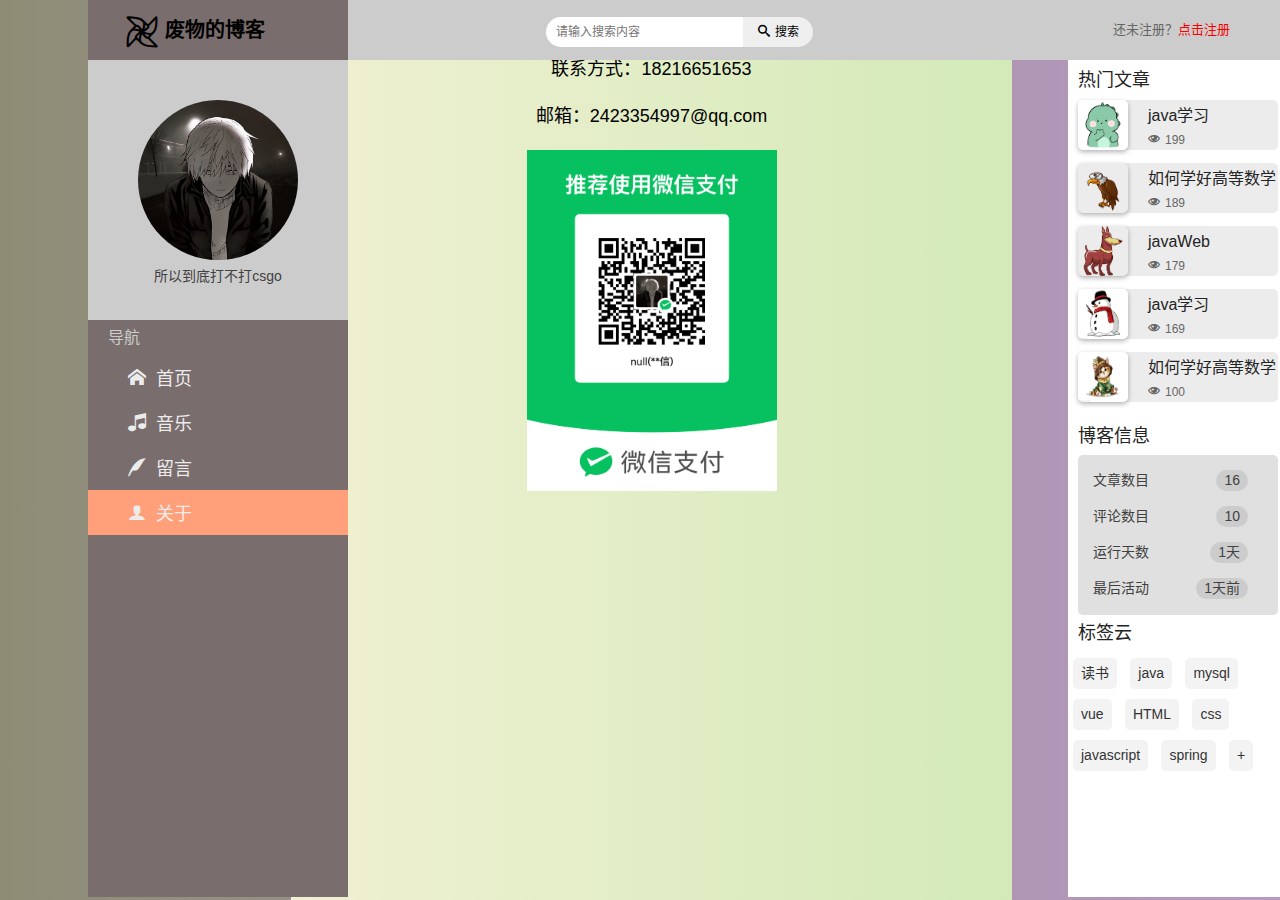
<file: html/关于.html>
<!DOCTYPE html>
<html lang="zh-CN">

<head>
    <meta charset="UTF-8">
    <meta name="viewport" content="width=device-width, initial-scale=1.0">
    <title>关于界面</title>
    <link rel="stylesheet" href="../css/bootstrap.min.css">
    <link rel="stylesheet" href="../css/base.css">
    <link rel="stylesheet" href="../css/common.css">
    <link rel="stylesheet" href="../css/about.css">
</head>

<body>
    <!-- 头部 -->
    <nav class="mainwidth nav">
        <div class="logo">废物的博客</div>
        <div class="search">
            <input type="text" class="search-input" placeholder="请输入搜索内容">
            <button class="search-button">搜索</button>
        </div>
        <div class="regist">
            还未注册？<a href="./注册.html">点击注册</a>
        </div>
    </nav>
    <!-- 主体 -->
    <div class="main mainwidth">
        <!-- 侧边栏 -->
        <div class="slider">
            <div class="headPortrait">
                <img src="../images/头像.jpg" alt="头像">
                <h6>所以到底打不打csgo</h6>
            </div>
            <h4>导航</h4>
            <div class="sliderNav">
                <ul>
                    <li><a href="./首页.html" id="nav1">首页</a></li>

                    <li><a href="./音乐.html" id="nav3">音乐</a></li>
                    <li><a href="./留言.html" id="nav4">留言</a></li>
                    <li class="active"><a href="./关于.html" id="nav5">关于</a></li>

                </ul>
            </div>
        </div>
        <!-- 正文 -->
        <div class="content">
            <h1>本博客是我在GitHub上白嫖的（诚实）</h1>
            <span>联系方式：18216651653</span>
            <span>邮箱：2423354997@qq.com</span>
            <img src="../images/资助.png" alt="">
        </div>
        <!-- 右侧边栏 -->
        <div class="sliderRight">
            <!-- 热门文章 -->
            <div class="hotArticle">
                <h3>热门文章</h3>
                <ul>
                    <li>
                        <a href="#"><img src="../images/热门文章/p1.webp" alt=""></a>
                        <a href="./文章/java学习.html" class="articleName">java学习</a>
                        <span>199</span>
                    </li>
                    <li>
                        <a href="#"><img src="../images/热门文章/p2.webp" alt=""></a>
                        <a href="./文章/如何学好高等数学.html" class="articleName">如何学好高等数学</a>
                        <span>189</span>
                    </li>
                    <li>
                        <a href="#"><img src="../images/热门文章/p3.webp" alt=""></a>
                        <a href="./文章/javaWeb.html" class="articleName">javaWeb</a>
                        <span>179</span>
                    </li>
                    <li>
                        <a href="#"><img src="../images/热门文章/p4.webp" alt=""></a>
                        <a href="./文章/java学习.html" class="articleName">java学习</a>
                        <span>169</span>
                    </li>
                    <li>
                        <a href="#"><img src="../images/热门文章/p5.webp" alt=""></a>
                        <a href="./文章/如何学好高等数学.html" class="articleName">如何学好高等数学</a>
                        <span>100</span>
                    </li>
                </ul>
            </div>
            <!-- 博客信息 -->
            <div class="blogMsg">
                <h3>博客信息</h3>
                <div class="box">
                    <span>文章数目</span><i>16</i>
                    <span>评论数目</span><i>10</i>
                    <span>运行天数</span><i>1天</i>
                    <span>最后活动</span><i>1天前</i>
                </div>
            </div>
            <!-- 标签云 -->
            <div class="tagCloug">
                <h3>标签云</h3>
                <br>
                <a href="#" class="tag">读书</a>
                <a href="#" class="tag">java</a>
                <a href="#" class="tag">mysql</a>
                <a href="#" class="tag">vue</a>
                <a href="#" class="tag">HTML</a>
                <a href="#" class="tag">css</a>
                <a href="#" class="tag">javascript</a>
                <a href="#" class="tag">spring</a>
                <a href="#" class="tag">+</a>
            </div>
        </div>
    </div>
    <!-- <script src="../js/scorall.js"></script> -->
    <!-- 撒花特效 -->
    <script src="../js/flower.js"></script>
    <script src="../js/nav.js"></script>
</body>

</html>
</file>
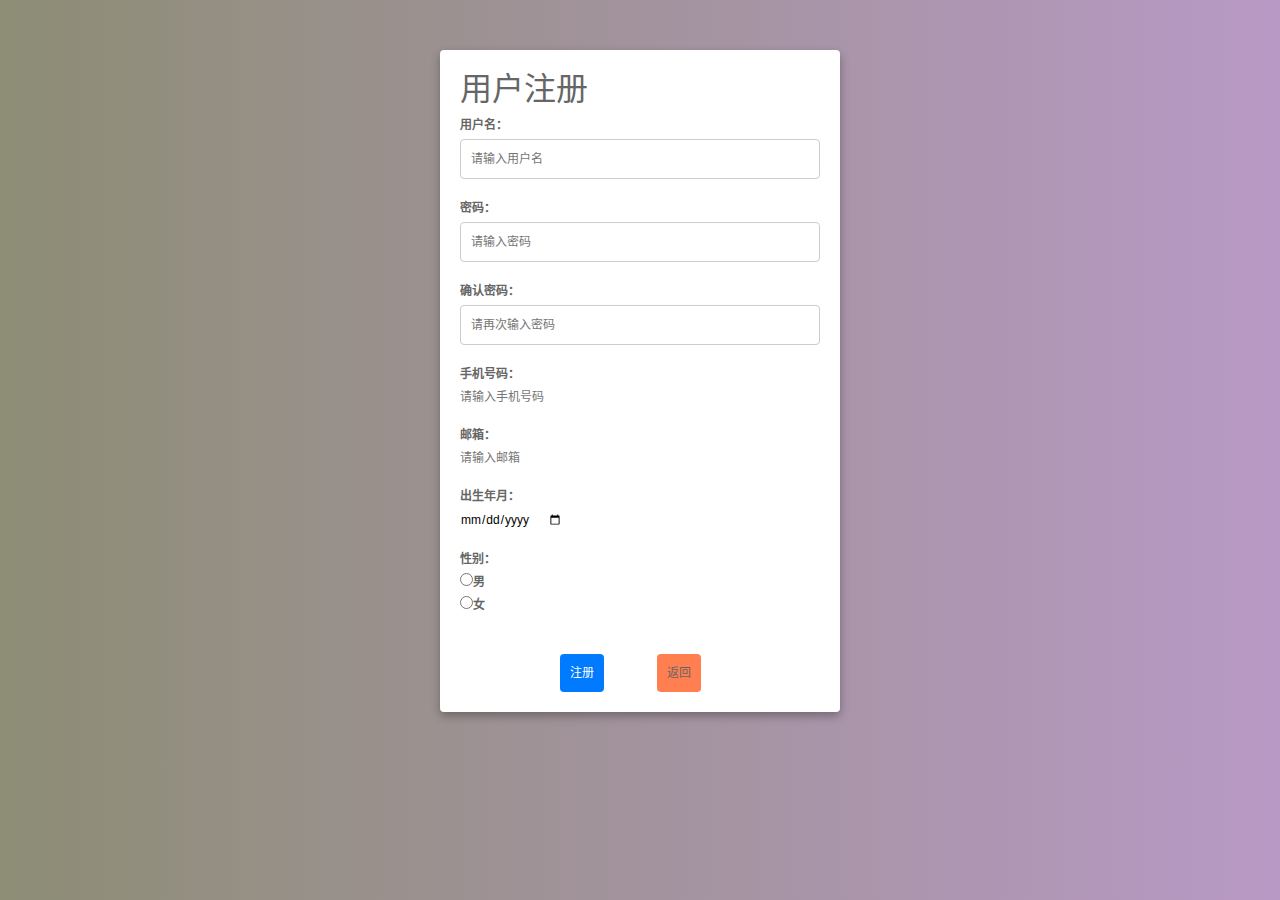
<file: html/注册.html>
<!DOCTYPE html>
<html lang="zh-CN">

<head>
    <meta charset="UTF-8">
    <meta name="viewport" content="width=device-width, initial-scale=1.0">
    <title>注册界面</title>
    <link rel="stylesheet" href="../css/bootstrap.min.css">
    <link rel="stylesheet" href="../css/base.css">
    <link rel="stylesheet" href="../css/common.css">
    <link rel="stylesheet" href="../css/register.css">
   
</head>

<body>
    <form id="register-form">
        <h2>用户注册</h2>
        <div class="form-group">
            <label for="username">用户名：</label>
            <input type="text" id="username" name="username" placeholder="请输入用户名">
        </div>
        <div class="form-group">
            <label for="password">密码：</label>
            <input type="password" id="password" name="password" placeholder="请输入密码">
        </div>
        <div class="form-group">
            <label for="confirm-password">确认密码：</label>
            <input type="password" id="confirm-password" name="confirm-password" placeholder="请再次输入密码">
        </div>
        <div class="form-group">
            <label for="phone">手机号码：</label>
            <input type="tel" id="phone" name="phone" placeholder="请输入手机号码">
        </div>
        <div class="form-group">
            <label for="email">邮箱：</label>
            <input type="email" id="email" name="email" placeholder="请输入邮箱">
        </div>
        <div class="form-group">
            <label for="birth-date">出生年月：</label>
            <input type="date" id="birth-date" name="birth-date">
        </div>
        <div class="form-group">
            <label>性别：</label>
            <label><input type="radio" name="gender" value="male">男</label>
            <label><input type="radio" name="gender" value="female">女</label>
        </div>
        <button type="submit" id="submit-btn">注册</button>
        <button type="reset" id="return-btn"><a href="./首页.html">返回</a></button>
    </form>
    <script src="../js/register.js"></script>
</body>

</html>
</file>
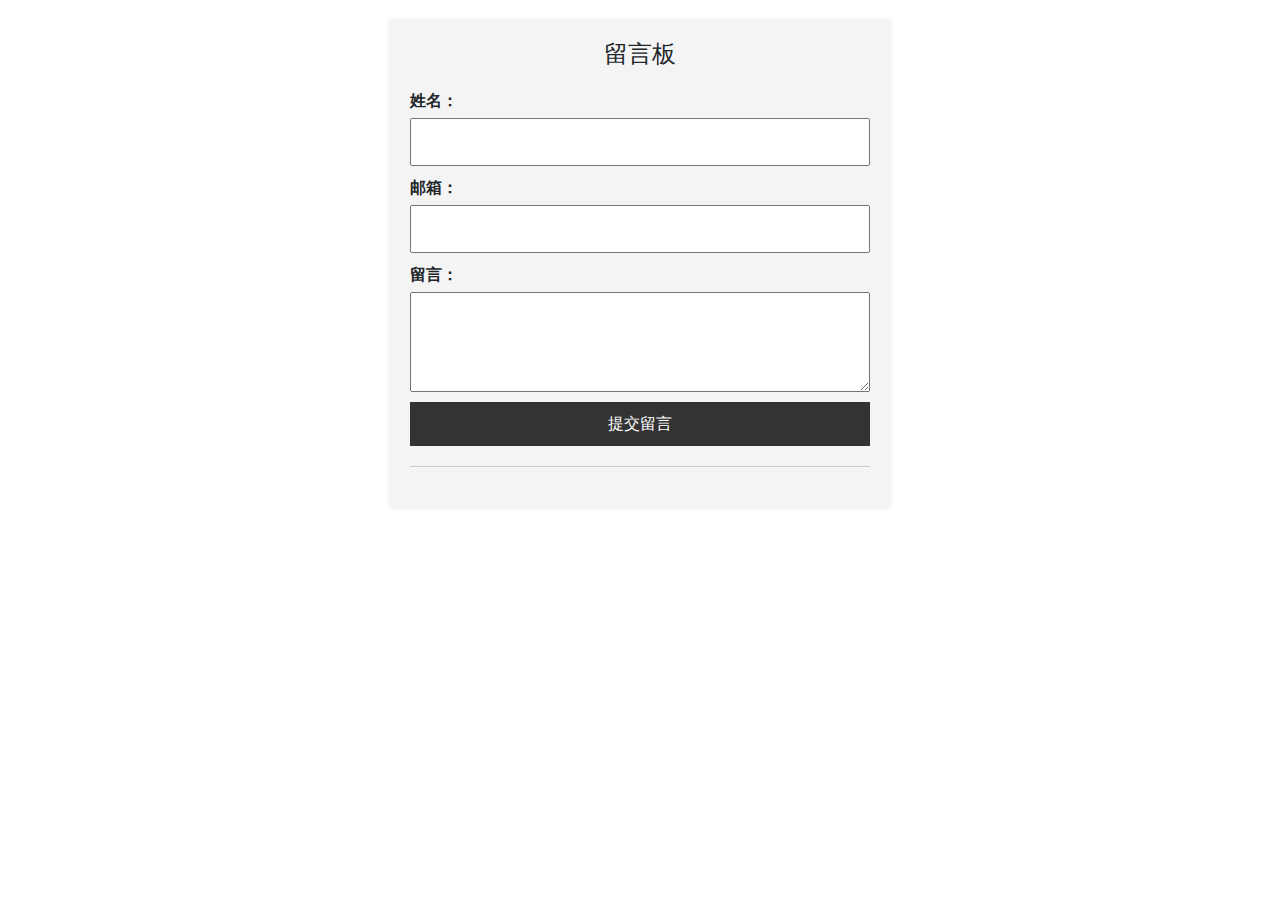
<file: html/测试.html>
<!DOCTYPE html>
<html lang="en">

<head>
    <meta charset="UTF-8">
    <meta name="viewport" content="width=device-width, initial-scale=1.0">
    <title>Document</title>
    <link rel="stylesheet" href="../css/bootstrap.min.css">
    <script src="../js/bootstrap.min.js"></script>
    <style>
       body {
      font-family: Arial, sans-serif;
      margin: 0;
      padding: 0;
    }
    
    .container {
      max-width: 500px;
      margin: 20px auto;
      padding: 20px;
      background-color: #f4f4f4;
      box-shadow: 0 0 5px rgba(0, 0, 0, 0.1);
    }
    
    h1 {
      text-align: center;
      font-size: 24px;
      margin-bottom: 20px;
    }
    
    form {
      display: flex;
      flex-direction: column;
    }
    
    label {
      font-weight: bold;
      margin-bottom: 5px;
    }
    
    input[type="text"],
    textarea {
      padding: 10px;
      margin-bottom: 10px;
    }
    
    textarea {
      resize: vertical;
      height: 100px;
    }
    
    button {
      padding: 10px;
      background-color: #333;
      color: #fff;
      border: none;
      cursor: pointer;
    }
    
    .message {
      margin-top: 20px;
      border-top: 1px solid #ccc;
      padding-top: 20px;
    }
    
    .message-item {
      margin-bottom: 20px;
    }
    
    .message-info {
      margin-bottom: 5px;
    }
    
    .message-time {
      font-size: 12px;
      color: #666;
    }
    </style>
</head>

<body>
    <div class="container">
      <h1>留言板</h1>
      <form id="message-form">
        <label for="name">姓名：</label>
        <input type="text" id="name" required>
    
        <label for="email">邮箱：</label>
        <input type="text" id="email" required>
    
        <label for="message">留言：</label>
        <textarea id="message" required></textarea>
    
        <button type="submit">提交留言</button>
      </form>
    
      <div id="message-list" class="message"></div>
    </div>

    <script>
          const messageForm = document.getElementById('message-form');
            const messageList = document.getElementById('message-list');

            messageForm.addEventListener('submit', (e) => {
              e.preventDefault();

              const nameInput = document.getElementById('name');
              const emailInput = document.getElementById('email');
              const messageInput = document.getElementById('message');

              const name = nameInput.value;
              const email = emailInput.value;
              const messageContent = messageInput.value;

              // 记录提交时间
              const currentTime = new Date();
              const currentTimeString = currentTime.toLocaleTimeString();

              const message = document.createElement('div');
              message.classList.add('message-item');

              const messageInfo = document.createElement('p');
              messageInfo.classList.add('message-info');
              messageInfo.innerHTML = `
        <strong>${name}</strong> (${email})
        <span class="message-time">${currentTimeString}</span>
      `;

              const messageText = document.createElement('p');
              messageText.textContent = messageContent;

              message.appendChild(messageInfo);
              message.appendChild(messageText);

              messageList.appendChild(message);

              // 清空表单
              nameInput.value = '';
              emailInput.value = '';
              messageInput.value = '';
            });
    </script>
</body>

</html>
</file>
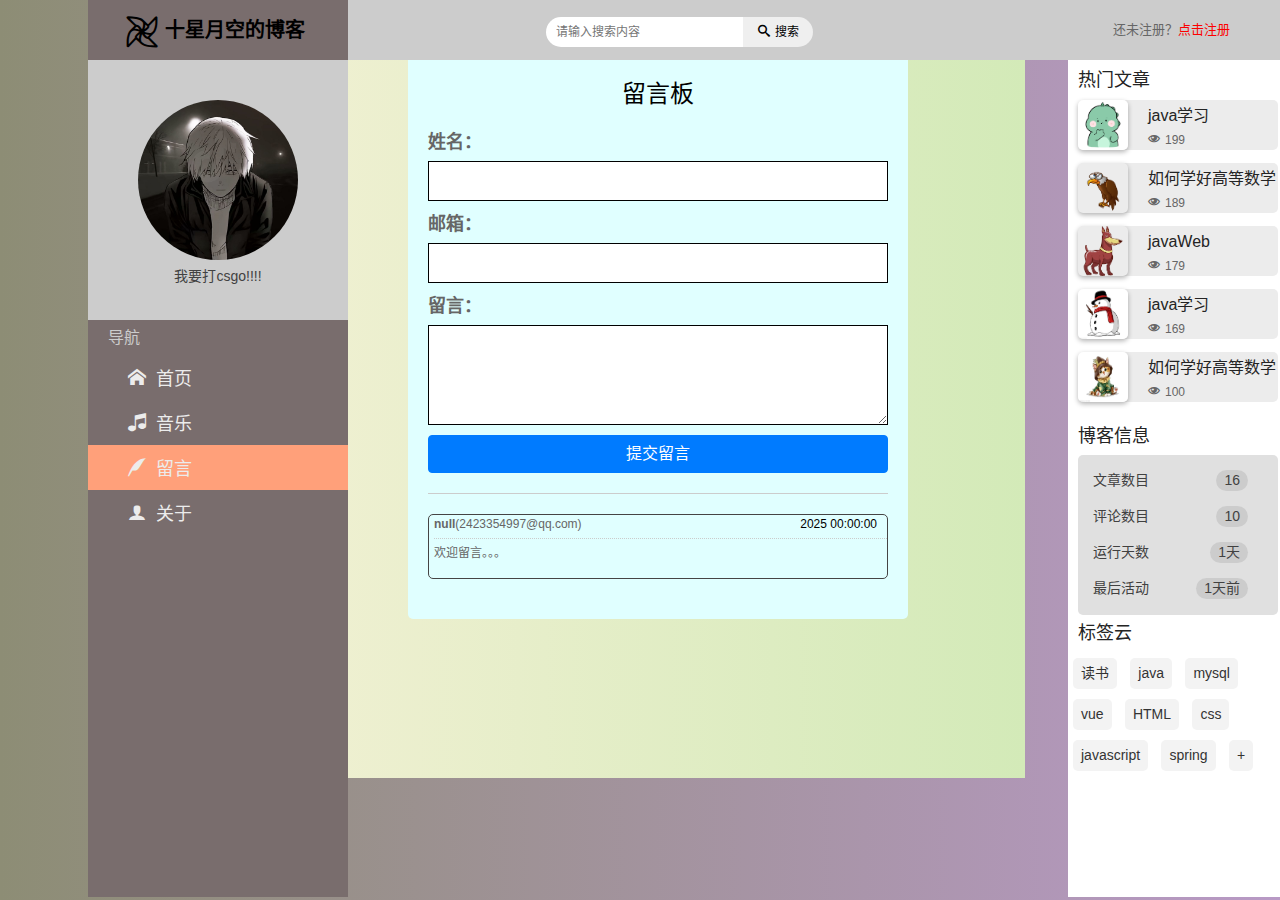
<file: html/留言.html>
<!DOCTYPE html>
<html lang="zh-CN">

<head>
    <meta charset="UTF-8">
    <meta name="viewport" content="width=device-width, initial-scale=1.0">
    <title>留言界面</title>
    <link rel="stylesheet" href="../css/bootstrap.min.css">
    <link rel="stylesheet" href="../css/base.css">
    <link rel="stylesheet" href="../css/common.css">
    <link rel="stylesheet" href="../css/leaveWords.css">
</head>

<body>
    <!-- 头部 -->
    <nav class="mainwidth nav">
        <div class="logo">十星月空的博客</div>
        <div class="search">
            <input type="text" class="search-input" placeholder="请输入搜索内容">
            <button class="search-button">搜索</button>
        </div>
        <div class="regist">
            还未注册？<a href="./注册.html">点击注册</a>
        </div>
    </nav>
    <!-- 主体 -->
    <div class="main mainwidth">
        <!-- 侧边栏 -->
        <div class="slider">
            <div class="headPortrait">
                <img src="../images/头像.jpg" alt="头像">
                <h6>我要打csgo!!!!</h6>
            </div>
            <h4>导航</h4>
            <div class="sliderNav">
                <ul>
                    <li><a href="./首页.html" id="nav1">首页</a></li>

                    <li><a href="./音乐.html" id="nav3">音乐</a></li>
                    <li class="active"><a href="./留言.html" id="nav4">留言</a></li>
                    <li><a href="./关于.html" id="nav5">关于</a></li>

                </ul>
            </div>
        </div>
        <!-- 正文 -->
        <div class="content">
            <div class="leaveWorlds">
                <h1>留言板</h1>
                <form id="messageForm">
                    <label for="name">姓名：</label>
                    <input type="text" id="name" required>
                    <label for="email">邮箱：</label>
                    <input type="text" id="email" required>

                    <label for="message">留言：</label>
                    <textarea id="message" required></textarea>

                    <button type="submit" class="btn btn-primary">提交留言</button>
                </form>
                <div id="messageList" class="message">
                    <div class="messageItem">
                        <p class="messageInfo">
                            <strong>null</strong>(2423354997@qq.com)
                            <span class="messageTime">2025 00:00:00</span>
                        </p>
                        <p class="messageText">欢迎留言。。。</p>
                    </div>
                </div>
            </div>
            <div class="height"></div>
        </div>
        <!-- 右侧边栏 -->
        <div class="sliderRight">
            <!-- 热门文章 -->
            <div class="hotArticle">
                <h3>热门文章</h3>
                <ul>
                    <li>
                        <a href="#"><img src="../images/热门文章/p1.webp" alt=""></a>
                        <a href="./文章/java学习.html" class="articleName">java学习</a>
                        <span>199</span>
                    </li>
                    <li>
                        <a href="#"><img src="../images/热门文章/p2.webp" alt=""></a>
                        <a href="./文章/如何学好高等数学.html" class="articleName">如何学好高等数学</a>
                        <span>189</span>
                    </li>
                    <li>
                        <a href="#"><img src="../images/热门文章/p3.webp" alt=""></a>
                        <a href="./文章/javaWeb.html" class="articleName">javaWeb</a>
                        <span>179</span>
                    </li>
                    <li>
                        <a href="#"><img src="../images/热门文章/p4.webp" alt=""></a>
                        <a href="./文章/java学习.html" class="articleName">java学习</a>
                        <span>169</span>
                    </li>
                    <li>
                        <a href="#"><img src="../images/热门文章/p5.webp" alt=""></a>
                        <a href="./文章/如何学好高等数学.html" class="articleName">如何学好高等数学</a>
                        <span>100</span>
                    </li>
                </ul>
            </div>
            <!-- 博客信息 -->
            <div class="blogMsg">
                <h3>博客信息</h3>
                <div class="box">
                    <span>文章数目</span><i>16</i>
                    <span>评论数目</span><i>10</i>
                    <span>运行天数</span><i>1天</i>
                    <span>最后活动</span><i>1天前</i>
                </div>
            </div>
            <!-- 标签云 -->
            <div class="tagCloug">
                <h3>标签云</h3>
                <br>
                <a href="#" class="tag">读书</a>
                <a href="#" class="tag">java</a>
                <a href="#" class="tag">mysql</a>
                <a href="#" class="tag">vue</a>
                <a href="#" class="tag">HTML</a>
                <a href="#" class="tag">css</a>
                <a href="#" class="tag">javascript</a>
                <a href="#" class="tag">spring</a>
                <a href="#" class="tag">+</a>
            </div>
        </div>
    </div>
    <!-- <script src="../js/scorall.js"></script> -->
    <!-- 撒花特效 -->
    <script src="../js/flower.js"></script>
    <script src="../js/nav.js"></script>
    <!-- 留言效果 -->
    <script src="../js/leaveWords.js"></script>
</body>

</html>
</file>
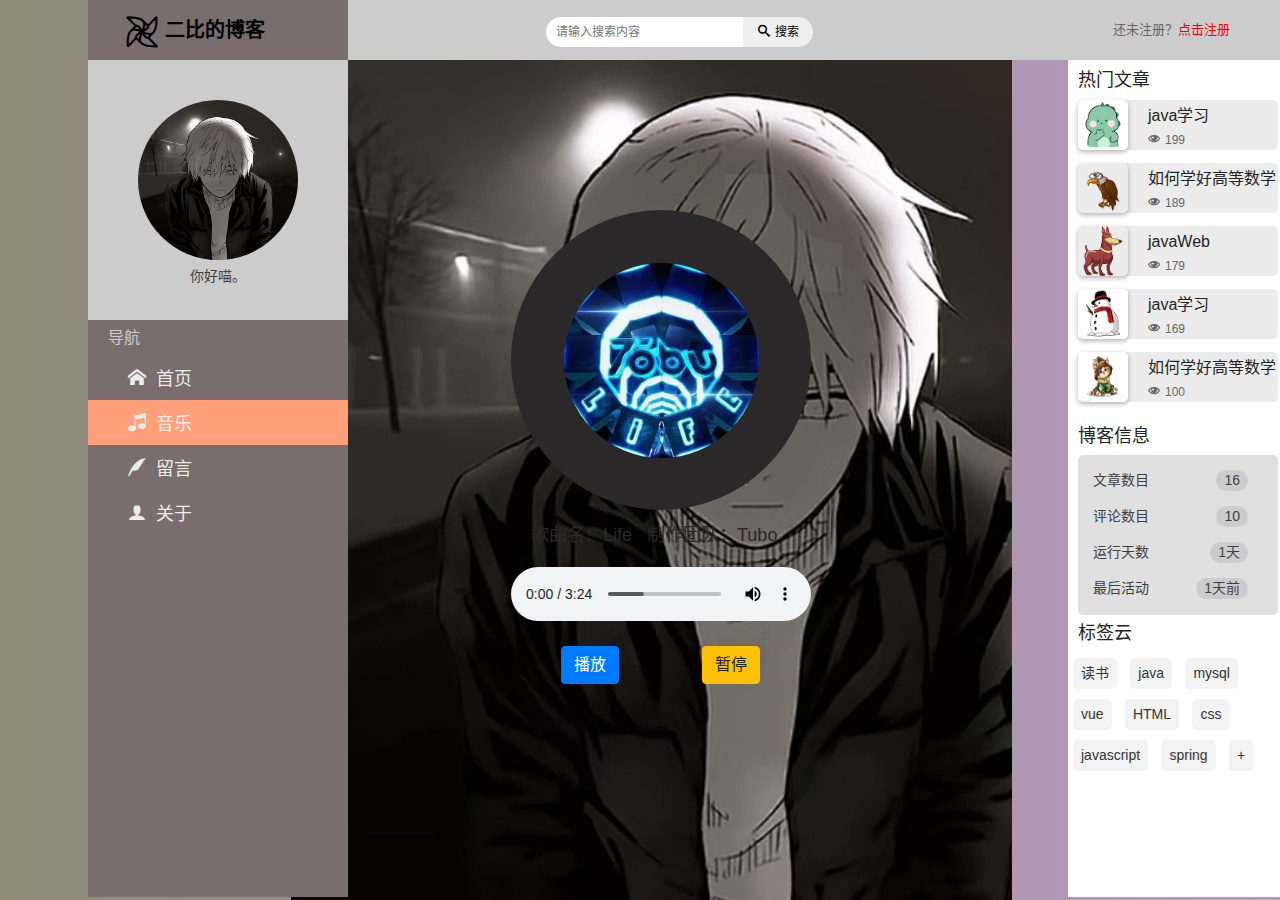
<file: html/音乐.html>
<!DOCTYPE html>
<html lang="zh-CN">

<head>
    <meta charset="UTF-8">
    <meta name="viewport" content="width=device-width, initial-scale=1.0">
    <title>音乐界面</title>
    <link rel="stylesheet" href="../css/bootstrap.min.css">
    <link rel="stylesheet" href="../css/base.css">
    <link rel="stylesheet" href="../css/common.css">
    <link rel="stylesheet" href="../css/music.css">
</head>

<body>
    <!-- 头部 -->
    <nav class="mainwidth nav">
        <div class="logo">二比的博客</div>
        <div class="search">
            <input type="text" class="search-input" placeholder="请输入搜索内容">
            <button class="search-button">搜索</button>
        </div>
        <div class="regist">
            还未注册？<a href="./注册.html">点击注册</a>
        </div>
    </nav>
    <!-- 主体 -->
    <div class="main mainwidth">
        <!-- 侧边栏 -->
        <div class="slider">
            <div class="headPortrait">
                <img src="../images/头像.jpg" alt="头像">
                <h6>你好喵。</h6>
            </div>
            <h4>导航</h4>
            <div class="sliderNav">
                <ul>
                    <li><a href="./首页.html" id="nav1">首页</a></li>

                    <li class="active"><a href="./音乐.html" id="nav3">音乐</a></li>
                    <li><a href="./留言.html" id="nav4">留言</a></li>
                    <li><a href="./关于.html" id="nav5">关于</a></li>

                </ul>
            </div>
        </div>
        <!-- 正文 -->
        <div class="content">
            <!-- 音乐播放器 -->
            <div class="musicPlayer">
                <!-- 唱片 -->
                <div class="record">
                    <img src="../images/life图片.webp" alt="唱片照片">
                </div>
                <h3>歌曲名：Life <i></i> 制作团队：Tubo</h3>
                <div class="controls">
                    <audio id="myAudio" controls>
                        <source src="../music/life.mp3" type="audio/mp3">
                        Your browser does not support the audio tag.
                    </audio>
                    <div class="playback-controls">
                        <button id="playBtn" class="btn btn-primary">播放</button>
                        <button id="pauseBtn" class="btn btn-warning">暂停</button>
                    </div>
                </div>
            </div>
        </div>
        <!-- 右侧边栏 -->
        <div class="sliderRight">
            <!-- 热门文章 -->
            <div class="hotArticle">
                <h3>热门文章</h3>
                <ul>
                    <li>
                        <a href="#"><img src="../images/热门文章/p1.webp" alt=""></a>
                        <a href="./文章/java学习.html" class="articleName">java学习</a>
                        <span>199</span>
                    </li>
                    <li>
                        <a href="#"><img src="../images/热门文章/p2.webp" alt=""></a>
                        <a href="./文章/如何学好高等数学.html" class="articleName">如何学好高等数学</a>
                        <span>189</span>
                    </li>
                    <li>
                        <a href="#"><img src="../images/热门文章/p3.webp" alt=""></a>
                        <a href="./文章/javaWeb.html" class="articleName">javaWeb</a>
                        <span>179</span>
                    </li>
                    <li>
                        <a href="#"><img src="../images/热门文章/p4.webp" alt=""></a>
                        <a href="./文章/java学习.html" class="articleName">java学习</a>
                        <span>169</span>
                    </li>
                    <li>
                        <a href="#"><img src="../images/热门文章/p5.webp" alt=""></a>
                        <a href="./文章/如何学好高等数学.html" class="articleName">如何学好高等数学</a>
                        <span>100</span>
                    </li>
                </ul>
            </div>
            <!-- 博客信息 -->
            <div class="blogMsg">
                <h3>博客信息</h3>
                <div class="box">
                    <span>文章数目</span><i>16</i>
                    <span>评论数目</span><i>10</i>
                    <span>运行天数</span><i>1天</i>
                    <span>最后活动</span><i>1天前</i>
                </div>
            </div>
            <!-- 标签云 -->
            <div class="tagCloug">
                <h3>标签云</h3>
                <br>
                <a href="#" class="tag">读书</a>
                <a href="#" class="tag">java</a>
                <a href="#" class="tag">mysql</a>
                <a href="#" class="tag">vue</a>
                <a href="#" class="tag">HTML</a>
                <a href="#" class="tag">css</a>
                <a href="#" class="tag">javascript</a>
                <a href="#" class="tag">spring</a>
                <a href="#" class="tag">+</a>
            </div>
        </div>
    </div>
    <!-- <script src="../js/scorall.js"></script> -->
    <!-- 撒花特效 -->
    <script src="../js/flower.js"></script>
    <script src="../js/nav.js"></script>
    <!-- 音乐播放器 -->
    <script src="../js/music.js"></script>
</body>

</html>
</file>
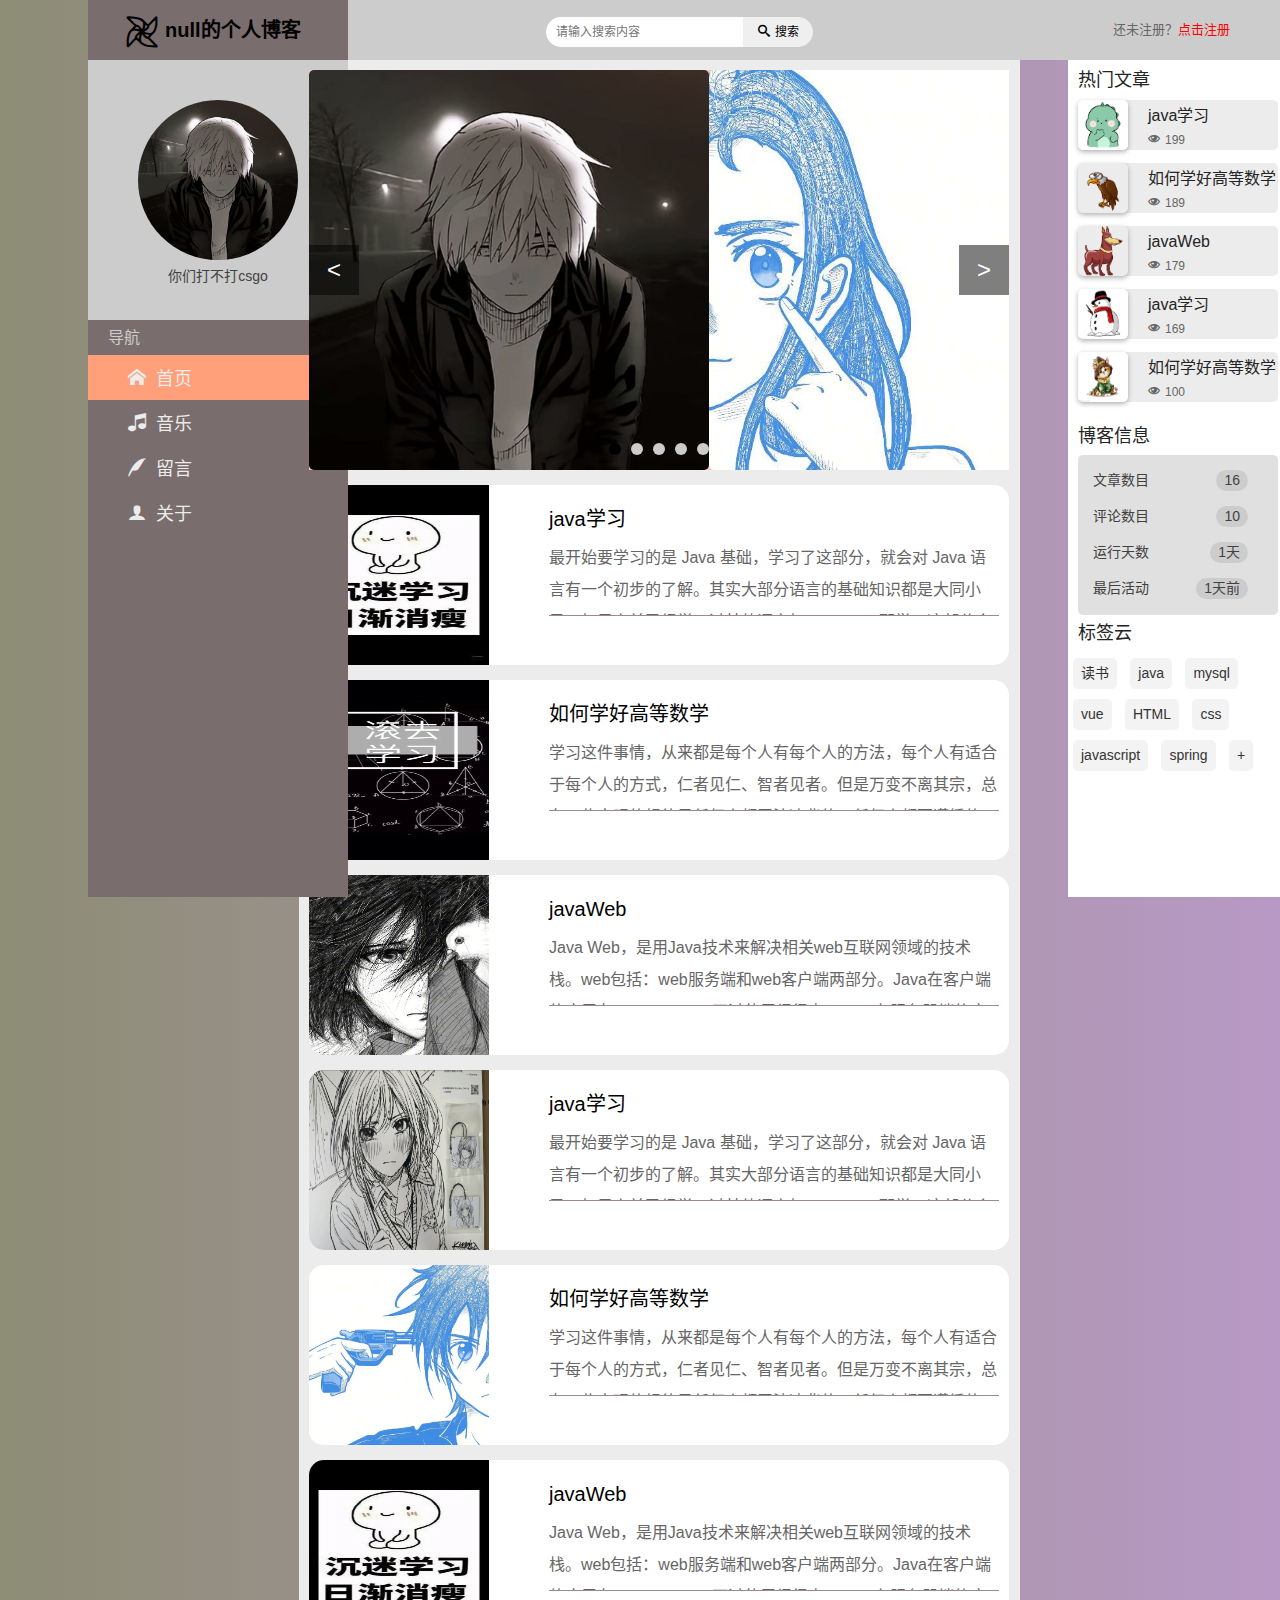
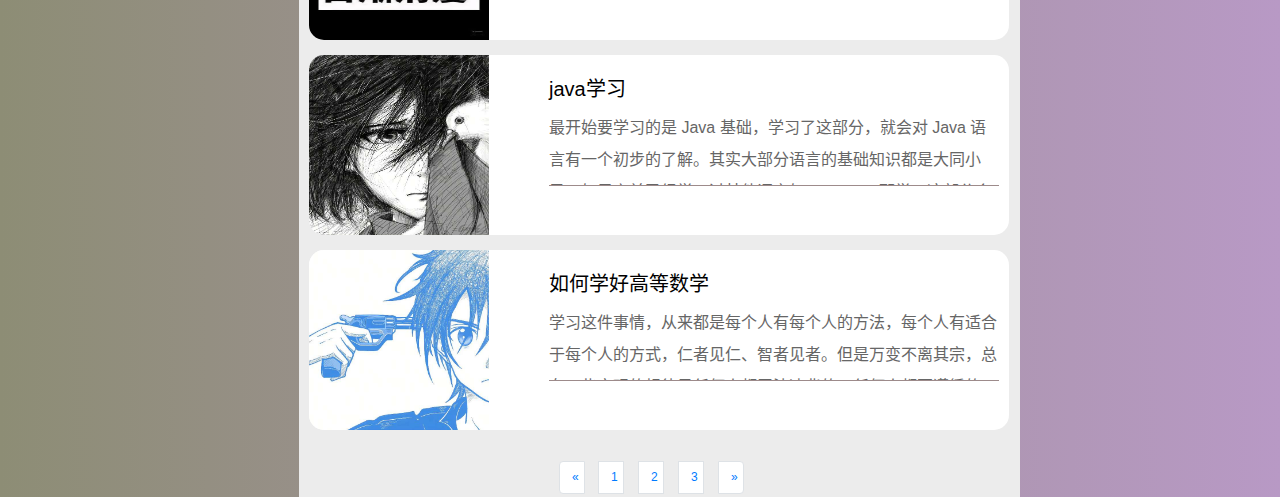
<file: html/首页.html>
<!DOCTYPE html>
<html lang="zh-CN">

<head>
    <meta charset="UTF-8">
    <meta name="viewport" content="width=device-width, initial-scale=1.0">
    <title>博客首页</title>
    <link rel="stylesheet" href="../css/bootstrap.min.css">
    <link rel="stylesheet" href="../css/base.css">
    <link rel="stylesheet" href="../css/common.css">
    <link rel="stylesheet" href="../css/index.css">
    <style>

    </style>
</head>

<body>
    <!-- 头部 -->
    <nav class="mainwidth nav">
        <div class="logo">null的个人博客</div>
        <div class="search">
            <input type="text" class="search-input" placeholder="请输入搜索内容">
            <button class="search-button">搜索</button>
        </div>
        <div class="regist">
            还未注册？<a href="./注册.html">点击注册</a>
        </div>
    </nav>
    <!-- 主体 -->
    <div class="main mainwidth">
        <!-- 侧边栏 -->
        <div class="slider">
            <div class="headPortrait">
                <img src="../images/头像.jpg" alt="头像">
                <h6>你们打不打csgo</h6>
            </div>
            <h4>导航</h4>
            <div class="sliderNav">
                <ul>
                    <li class="active"><a href="./首页.html" id="nav1">首页</a></li>

                    <li><a href="./音乐.html" id="nav3">音乐</a></li>
                    <li><a href="./留言.html" id="nav4">留言</a></li>
                    <li><a href="./关于.html" id="nav5">关于</a></li>

                </ul>
            </div>
        </div>
        <!-- 正文 -->
        <div class="content">
            <!-- 轮播图 -->
            <div class="slideshow">
                <div class="slides">
                    <img src="../images/轮播图/p2.jpg" alt="Image 1">
                    <img src="../images/轮播图/p1.jpg" alt="Image 2">
                    <img src="../images/轮播图/p3.jpg" alt="Image 3">
                    <img src="../images/轮播图/p4.jpg" alt="Image 2">
                    <img src="../images/轮播图/p5.jpg" alt="Image 3">
                </div>
                <div class="prev-btn">&lt;</div>
                <div class="next-btn">&gt;</div>
                <div class="indicator"></div>
            </div>
            <!-- 文章 -->
            <ul>
                <li>
                    <img src="../images/文章/p1.webp" alt="文章1">
                    <div class="artile">
                        <h3><a href="./文章/java学习.html">java学习</a></h3>
                        <p><a href="./文章/java学习.html">最开始要学习的是 Java 基础，学习了这部分，就会对 Java 语言有一个初步的了解。其实大部分语言的基础知识都是大同小异，如果之前已经学习过其他语言如C、C++，那学习这部分会更快。</a>
                        </p>

                    </div>
                </li>
                <li>
                    <img src="../images/文章/p2.webp" alt="文章2">
                    <div class="artile">
                        <h3><a href="./文章/如何学好高等数学.html">如何学好高等数学</a></h3>
                        <p><a href="./文章/如何学好高等数学.html">学习这件事情，从来都是每个人有每个人的方法，每个人有适合于每个人的方式，仁者见仁、智者见者。但是万变不离其宗，总有一些客观的规律是任何人都无法违背的，任何人都要遵循的。笔者不才，今天就分享自己对于如何学好高等数学的一些粗鄙看法。其中有些道理，其实大家都懂，因此道理不在于懂，而在于脚踏实地的践行之！</a>
                        </p>

                    </div>
                </li>
                <li>
                    <img src="../images/文章/p3.jpg" alt="文章3">
                    <div class="artile">
                        <h3><a href="./文章/javaWeb.html">javaWeb</a></h3>
                        <p><a href="./文章/javaWeb.html">Java Web，是用Java技术来解决相关web互联网领域的技术栈。web包括：web服务端和web客户端两部分。Java在客户端的应用有Java
                        Applet，不过使用得很少，Java在服务器端的应用非常的丰富，比如Servlet，JSP、第三方框架等等。Java技术对Web领域的发展注入了强大的动力。</a>
                        </p>

                    </div>
                </li>
                <li>
                    <img src="../images/文章/p4.jpg" alt="文章4">
                    <div class="artile">
                        <h3><a href="./文章/java学习.html">java学习</a></h3>
                        <p><a href="./文章/java学习.html">最开始要学习的是 Java 基础，学习了这部分，就会对 Java 语言有一个初步的了解。其实大部分语言的基础知识都是大同小异，如果之前已经学习过其他语言如C、C++，那学习这部分会更快。</a>
                        </p>

                    </div>
                </li>
                <li>
                    <img src="../images/文章/p5.jpg" alt="文章5">
                    <div class="artile">
                        <h3><a href="./文章/如何学好高等数学.html">如何学好高等数学</a></h3>
                        <p><a href="./文章/如何学好高等数学.html">学习这件事情，从来都是每个人有每个人的方法，每个人有适合于每个人的方式，仁者见仁、智者见者。但是万变不离其宗，总有一些客观的规律是任何人都无法违背的，任何人都要遵循的。笔者不才，今天就分享自己对于如何学好高等数学的一些粗鄙看法。其中有些道理，其实大家都懂，因此道理不在于懂，而在于脚踏实地的践行之！</a>
                        </p>

                    </div>
                </li>
                <li>
                    <img src="../images/文章/p1.webp" alt="文章6">
                    <div class="artile">
                        <h3><a href="./文章/javaWeb.html">javaWeb</a></h3>
                        <p><a href="./文章/javaWeb.html">Java Web，是用Java技术来解决相关web互联网领域的技术栈。web包括：web服务端和web客户端两部分。Java在客户端的应用有Java
                        Applet，不过使用得很少，Java在服务器端的应用非常的丰富，比如Servlet，JSP、第三方框架等等。Java技术对Web领域的发展注入了强大的动力。</a>
                        </p>

                    </div>
                </li>
                <li>
                    <img src="../images/文章/p3.jpg" alt="文章7">
                    <div class="artile">
                        <h3><a href="./文章/java学习.html">java学习</a></h3>
                        <p><a href="./文章/java学习.html">最开始要学习的是 Java 基础，学习了这部分，就会对 Java 语言有一个初步的了解。其实大部分语言的基础知识都是大同小异，如果之前已经学习过其他语言如C、C++，那学习这部分会更快。</a>
                        </p>

                    </div>
                </li>
                <li>
                    <img src="../images/文章/p5.jpg" alt="文章8">
                    <div class="artile">
                        <h3><a href="./文章/如何学好高等数学.html">如何学好高等数学</a></h3>
                        <p><a href="./文章/如何学好高等数学.html">学习这件事情，从来都是每个人有每个人的方法，每个人有适合于每个人的方式，仁者见仁、智者见者。但是万变不离其宗，总有一些客观的规律是任何人都无法违背的，任何人都要遵循的。笔者不才，今天就分享自己对于如何学好高等数学的一些粗鄙看法。其中有些道理，其实大家都懂，因此道理不在于懂，而在于脚踏实地的践行之！</a>
                        </p>

                    </div>
                </li>


            </ul>
            <!-- 分页 -->
            <nav aria-label="Page navigation example">
                <ul class="pagination">
                    <li class="page-item">
                        <a class="page-link" href="#" aria-label="Previous">
                            <span aria-hidden="true">&laquo;</span>
                        </a>
                    </li>
                    <li class="page-item"><a class="page-link" href="#">1</a></li>
                    <li class="page-item"><a class="page-link" href="#">2</a></li>
                    <li class="page-item"><a class="page-link" href="#">3</a></li>
                    <li class="page-item">
                        <a class="page-link" href="#" aria-label="Next">
                            <span aria-hidden="true">&raquo;</span>
                        </a>
                    </li>
                </ul>
            </nav>
        </div>
        <!-- 右侧边栏 -->
        <div class="sliderRight">
            <!-- 热门文章 -->
            <div class="hotArticle">
                <h3>热门文章</h3>
                <ul>
                    <li>
                        <a href="#"><img src="../images/热门文章/p1.webp" alt=""></a>
                        <a href="./文章/java学习.html" class="articleName">java学习</a>
                        <span>199</span>
                    </li>
                    <li>
                        <a href="#"><img src="../images/热门文章/p2.webp" alt=""></a>
                        <a href="./文章/如何学好高等数学.html" class="articleName">如何学好高等数学</a>
                        <span>189</span>
                    </li>
                    <li>
                        <a href="#"><img src="../images/热门文章/p3.webp" alt=""></a>
                        <a href="./文章/javaWeb.html" class="articleName">javaWeb</a>
                        <span>179</span>
                    </li>
                    <li>
                        <a href="#"><img src="../images/热门文章/p4.webp" alt=""></a>
                        <a href="./文章/java学习.html" class="articleName">java学习</a>
                        <span>169</span>
                    </li>
                    <li>
                        <a href="#"><img src="../images/热门文章/p5.webp" alt=""></a>
                        <a href="./文章/如何学好高等数学.html" class="articleName">如何学好高等数学</a>
                        <span>100</span>
                    </li>
                </ul>
            </div>
            <!-- 博客信息 -->
            <div class="blogMsg">
                <h3>博客信息</h3>
                <div class="box">
                    <span>文章数目</span><i>16</i>
                    <span>评论数目</span><i>10</i>
                    <span>运行天数</span><i>1天</i>
                    <span>最后活动</span><i>1天前</i>
                </div>
            </div>
            <!-- 标签云 -->
            <div class="tagCloug">
                <h3>标签云</h3>
                <br>
                <a href="#" class="tag">读书</a>
                <a href="#" class="tag">java</a>
                <a href="#" class="tag">mysql</a>
                <a href="#" class="tag">vue</a>
                <a href="#" class="tag">HTML</a>
                <a href="#" class="tag">css</a>
                <a href="#" class="tag">javascript</a>
                <a href="#" class="tag">spring</a>
                <a href="#" class="tag">+</a>
            </div>
        </div>
    </div>
    <!-- <script src="../js/scorall.js"></script> -->
    <!-- 撒花特效 -->
    <script src="../js/flower.js"></script>
    <script src="../js/nav.js"></script>
    <!-- 轮播图 -->
    <script src="../js/slideshow.js"></script>
</body>

</html>
</file>
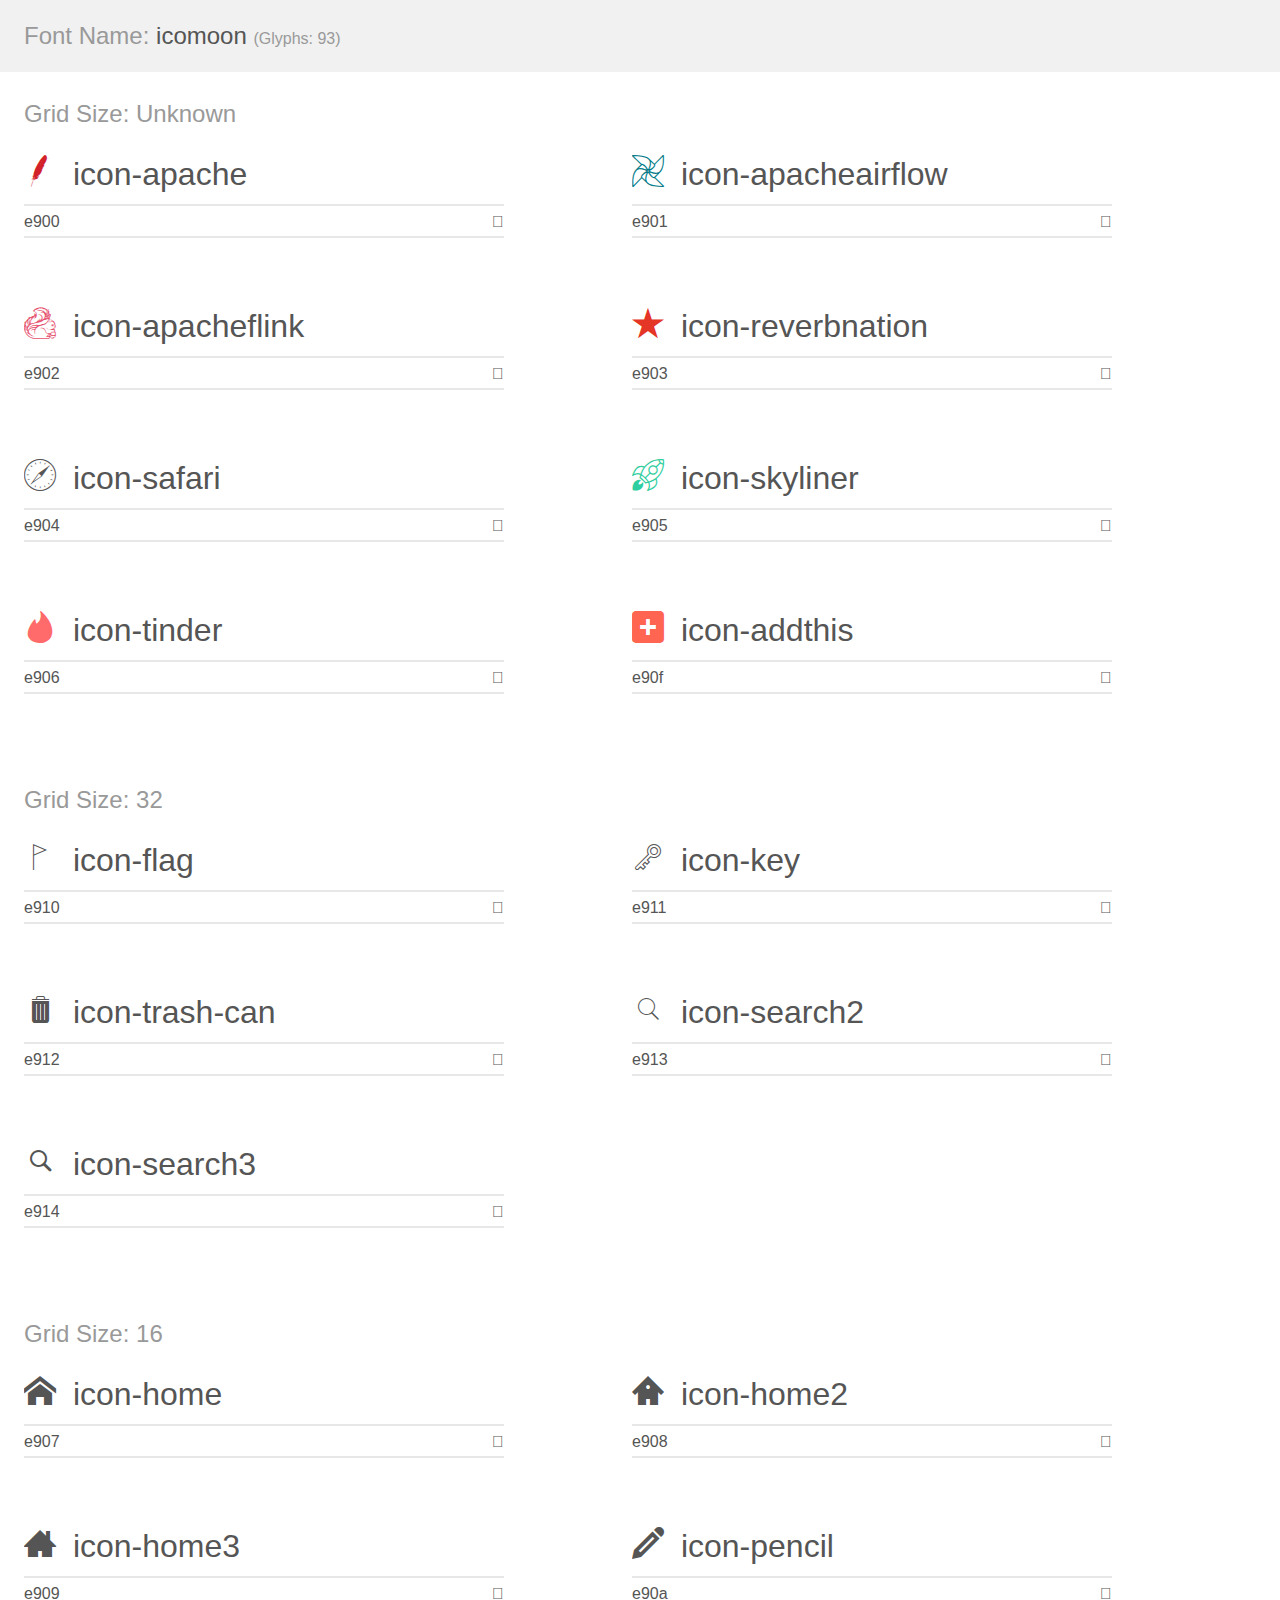
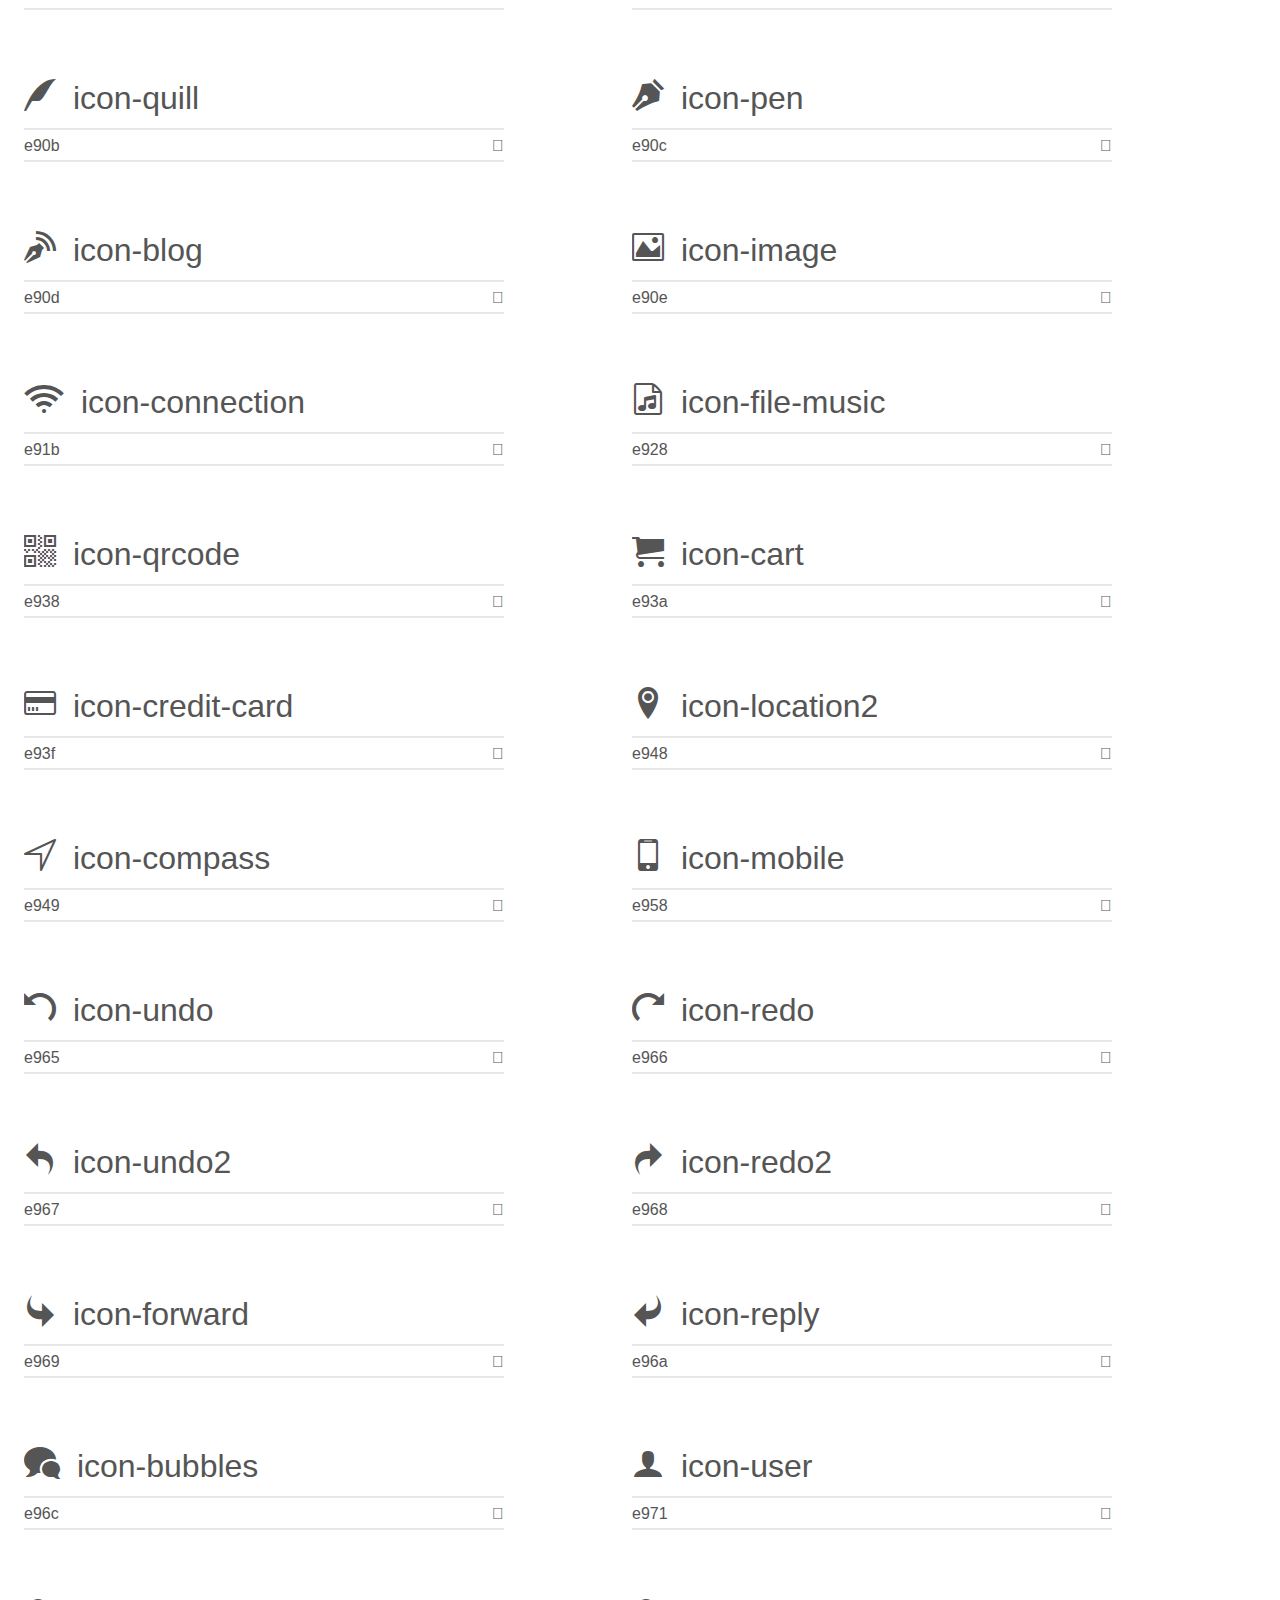
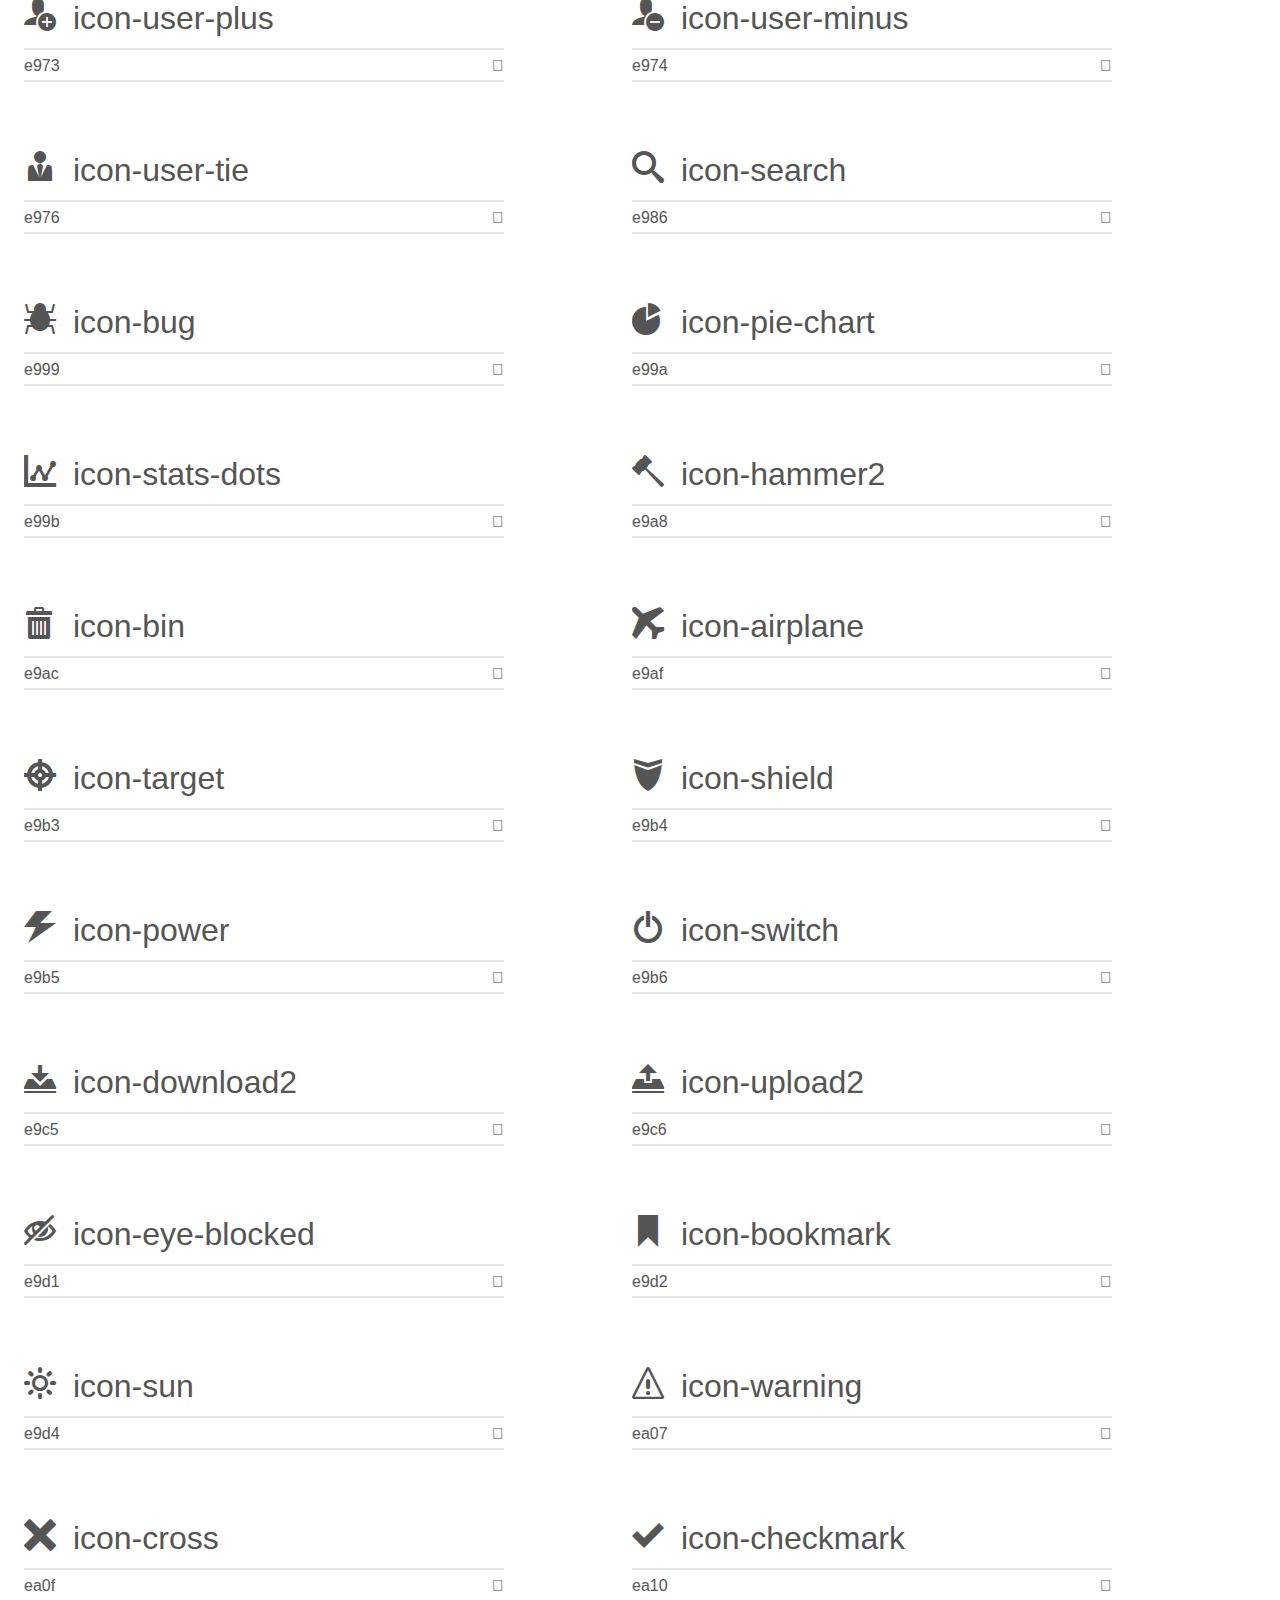
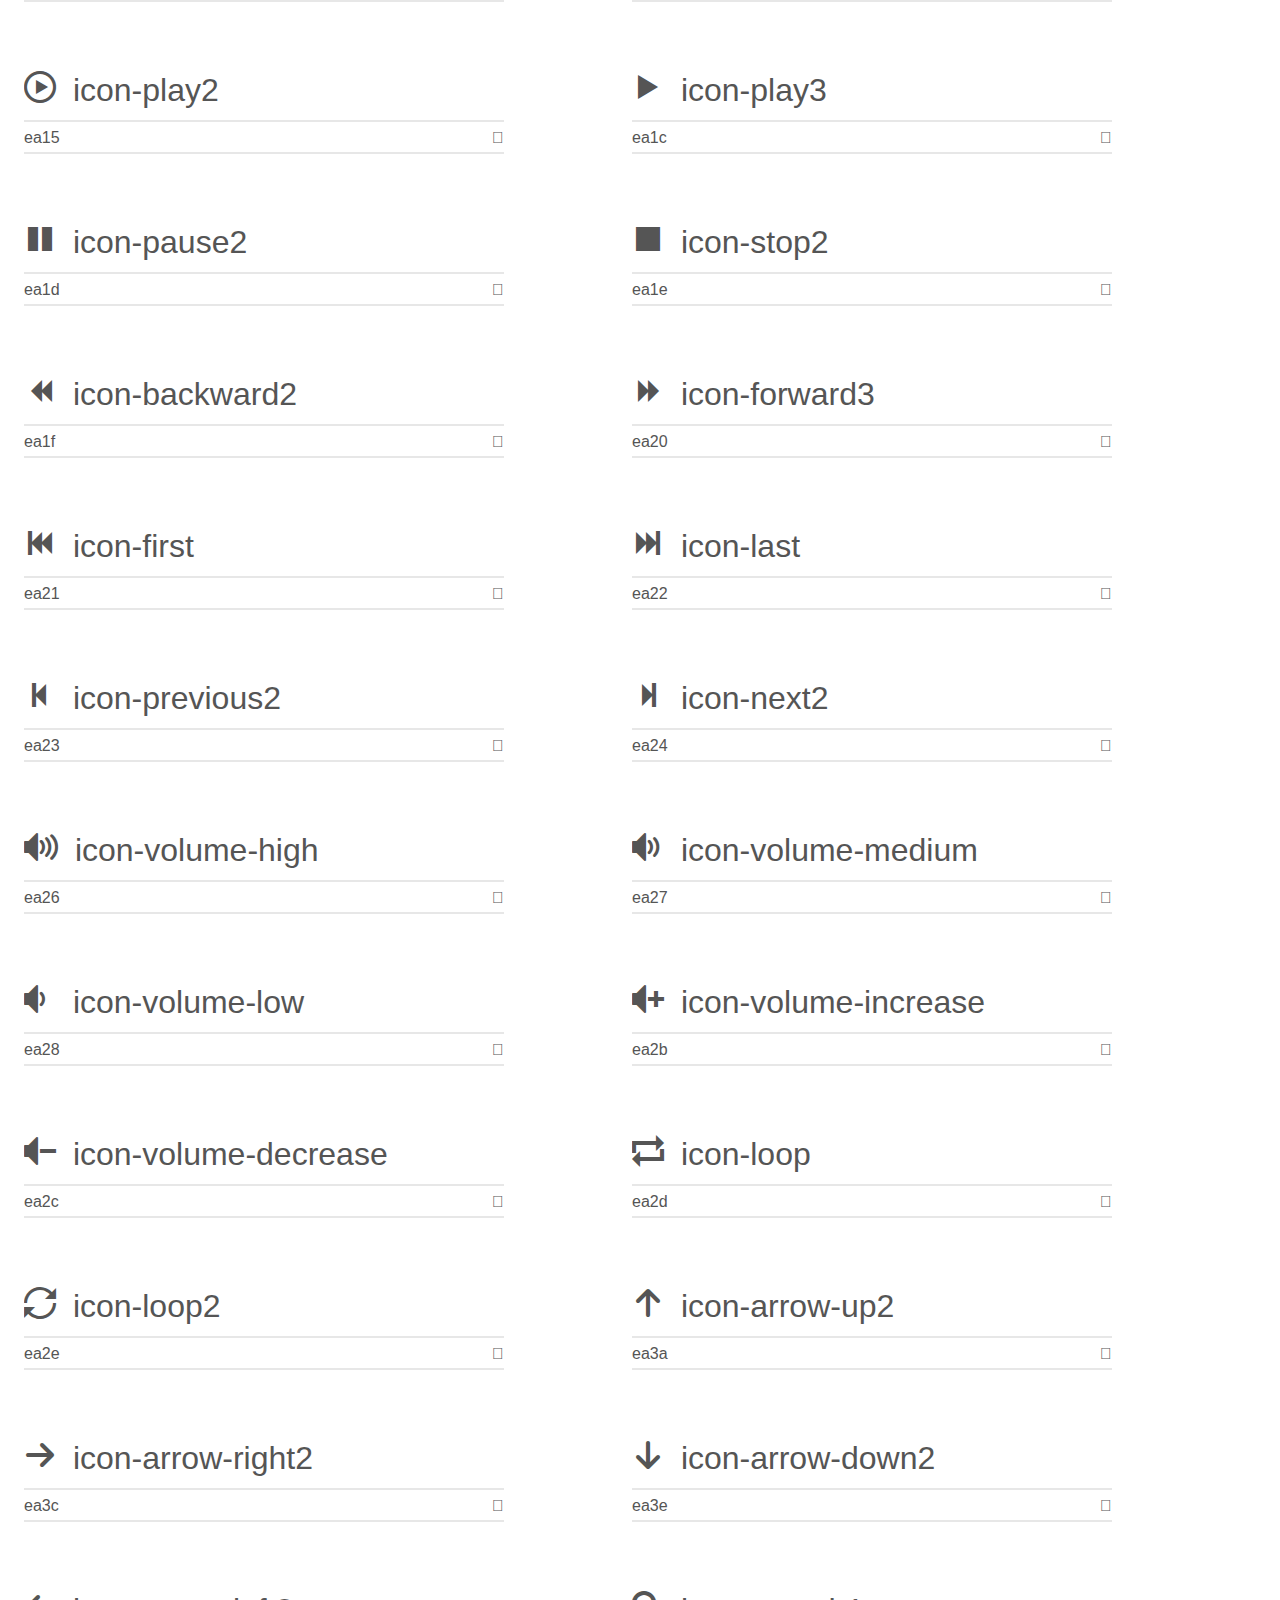
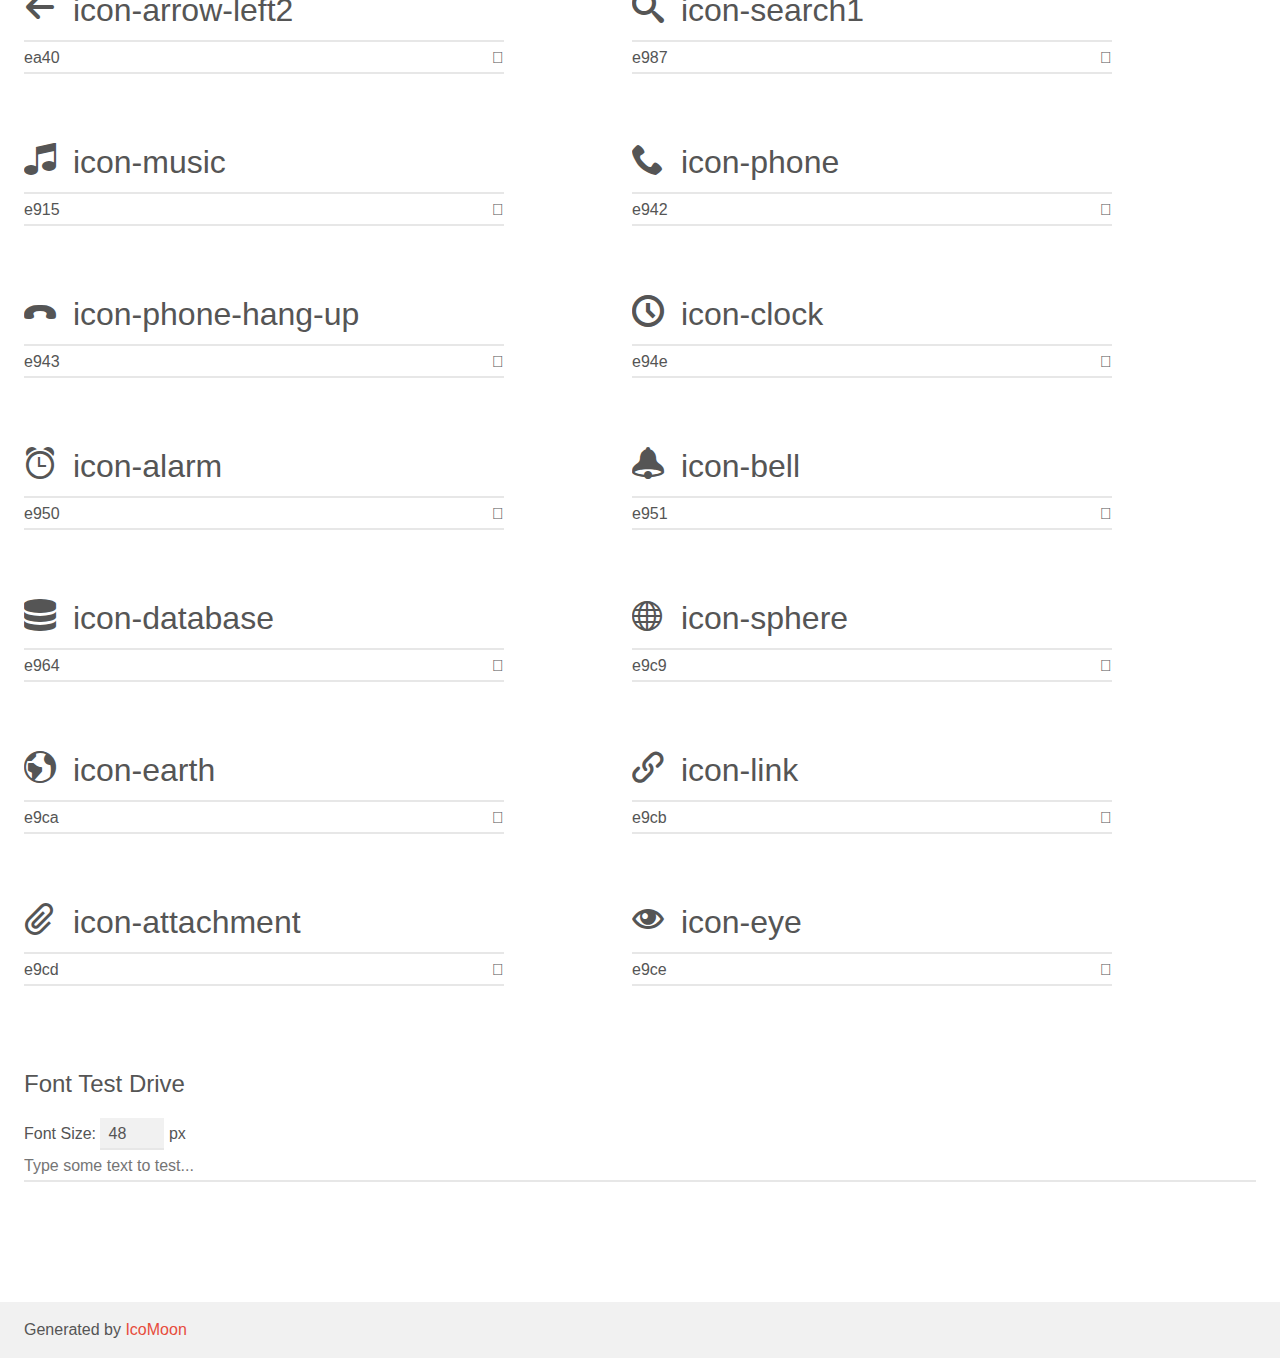
<file: icomoon/demo.html>
<!doctype html>
<html>
<head>
    <meta charset="utf-8">
    <title>IcoMoon Demo</title>
    <meta name="description" content="An Icon Font Generated By IcoMoon.io">
    <meta name="viewport" content="width=device-width, initial-scale=1">
    <link rel="stylesheet" href="demo-files/demo.css">
    <link rel="stylesheet" href="style.css"></head>
<body>
    <div class="bgc1 clearfix">
        <h1 class="mhmm mvm"><span class="fgc1">Font Name:</span> icomoon <small class="fgc1">(Glyphs:&nbsp;93)</small></h1>
    </div>
    <div class="clearfix mhl ptl">
        <h1 class="mvm mtn fgc1">Grid Size: Unknown</h1>
        <div class="glyph fs1">
            <div class="clearfix bshadow0 pbs">
                <span class="icon-apache"></span>
                <span class="mls"> icon-apache</span>
            </div>
            <fieldset class="fs0 size1of1 clearfix hidden-false">
                <input type="text" readonly value="e900" class="unit size1of2" />
                <input type="text" maxlength="1" readonly value="&#xe900;" class="unitRight size1of2 talign-right" />
            </fieldset>
            <div class="fs0 bshadow0 clearfix hidden-true">
                <span class="unit pvs fgc1">liga: </span>
                <input type="text" readonly value="" class="liga unitRight" />
            </div>
        </div>
        <div class="glyph fs1">
            <div class="clearfix bshadow0 pbs">
                <span class="icon-apacheairflow"></span>
                <span class="mls"> icon-apacheairflow</span>
            </div>
            <fieldset class="fs0 size1of1 clearfix hidden-false">
                <input type="text" readonly value="e901" class="unit size1of2" />
                <input type="text" maxlength="1" readonly value="&#xe901;" class="unitRight size1of2 talign-right" />
            </fieldset>
            <div class="fs0 bshadow0 clearfix hidden-true">
                <span class="unit pvs fgc1">liga: </span>
                <input type="text" readonly value="" class="liga unitRight" />
            </div>
        </div>
        <div class="glyph fs1">
            <div class="clearfix bshadow0 pbs">
                <span class="icon-apacheflink"></span>
                <span class="mls"> icon-apacheflink</span>
            </div>
            <fieldset class="fs0 size1of1 clearfix hidden-false">
                <input type="text" readonly value="e902" class="unit size1of2" />
                <input type="text" maxlength="1" readonly value="&#xe902;" class="unitRight size1of2 talign-right" />
            </fieldset>
            <div class="fs0 bshadow0 clearfix hidden-true">
                <span class="unit pvs fgc1">liga: </span>
                <input type="text" readonly value="" class="liga unitRight" />
            </div>
        </div>
        <div class="glyph fs1">
            <div class="clearfix bshadow0 pbs">
                <span class="icon-reverbnation"></span>
                <span class="mls"> icon-reverbnation</span>
            </div>
            <fieldset class="fs0 size1of1 clearfix hidden-false">
                <input type="text" readonly value="e903" class="unit size1of2" />
                <input type="text" maxlength="1" readonly value="&#xe903;" class="unitRight size1of2 talign-right" />
            </fieldset>
            <div class="fs0 bshadow0 clearfix hidden-true">
                <span class="unit pvs fgc1">liga: </span>
                <input type="text" readonly value="" class="liga unitRight" />
            </div>
        </div>
        <div class="glyph fs1">
            <div class="clearfix bshadow0 pbs">
                <span class="icon-safari"></span>
                <span class="mls"> icon-safari</span>
            </div>
            <fieldset class="fs0 size1of1 clearfix hidden-false">
                <input type="text" readonly value="e904" class="unit size1of2" />
                <input type="text" maxlength="1" readonly value="&#xe904;" class="unitRight size1of2 talign-right" />
            </fieldset>
            <div class="fs0 bshadow0 clearfix hidden-true">
                <span class="unit pvs fgc1">liga: </span>
                <input type="text" readonly value="" class="liga unitRight" />
            </div>
        </div>
        <div class="glyph fs1">
            <div class="clearfix bshadow0 pbs">
                <span class="icon-skyliner"></span>
                <span class="mls"> icon-skyliner</span>
            </div>
            <fieldset class="fs0 size1of1 clearfix hidden-false">
                <input type="text" readonly value="e905" class="unit size1of2" />
                <input type="text" maxlength="1" readonly value="&#xe905;" class="unitRight size1of2 talign-right" />
            </fieldset>
            <div class="fs0 bshadow0 clearfix hidden-true">
                <span class="unit pvs fgc1">liga: </span>
                <input type="text" readonly value="" class="liga unitRight" />
            </div>
        </div>
        <div class="glyph fs1">
            <div class="clearfix bshadow0 pbs">
                <span class="icon-tinder"></span>
                <span class="mls"> icon-tinder</span>
            </div>
            <fieldset class="fs0 size1of1 clearfix hidden-false">
                <input type="text" readonly value="e906" class="unit size1of2" />
                <input type="text" maxlength="1" readonly value="&#xe906;" class="unitRight size1of2 talign-right" />
            </fieldset>
            <div class="fs0 bshadow0 clearfix hidden-true">
                <span class="unit pvs fgc1">liga: </span>
                <input type="text" readonly value="" class="liga unitRight" />
            </div>
        </div>
        <div class="glyph fs1">
            <div class="clearfix bshadow0 pbs">
                <span class="icon-addthis"></span>
                <span class="mls"> icon-addthis</span>
            </div>
            <fieldset class="fs0 size1of1 clearfix hidden-false">
                <input type="text" readonly value="e90f" class="unit size1of2" />
                <input type="text" maxlength="1" readonly value="&#xe90f;" class="unitRight size1of2 talign-right" />
            </fieldset>
            <div class="fs0 bshadow0 clearfix hidden-true">
                <span class="unit pvs fgc1">liga: </span>
                <input type="text" readonly value="" class="liga unitRight" />
            </div>
        </div>
    </div>
    <div class="clearfix mhl ptl">
        <h1 class="mvm mtn fgc1">Grid Size: 32</h1>
        <div class="glyph fs2">
            <div class="clearfix bshadow0 pbs">
                <span class="icon-flag"></span>
                <span class="mls"> icon-flag</span>
            </div>
            <fieldset class="fs0 size1of1 clearfix hidden-false">
                <input type="text" readonly value="e910" class="unit size1of2" />
                <input type="text" maxlength="1" readonly value="&#xe910;" class="unitRight size1of2 talign-right" />
            </fieldset>
            <div class="fs0 bshadow0 clearfix hidden-true">
                <span class="unit pvs fgc1">liga: </span>
                <input type="text" readonly value="" class="liga unitRight" />
            </div>
        </div>
        <div class="glyph fs2">
            <div class="clearfix bshadow0 pbs">
                <span class="icon-key"></span>
                <span class="mls"> icon-key</span>
            </div>
            <fieldset class="fs0 size1of1 clearfix hidden-false">
                <input type="text" readonly value="e911" class="unit size1of2" />
                <input type="text" maxlength="1" readonly value="&#xe911;" class="unitRight size1of2 talign-right" />
            </fieldset>
            <div class="fs0 bshadow0 clearfix hidden-true">
                <span class="unit pvs fgc1">liga: </span>
                <input type="text" readonly value="" class="liga unitRight" />
            </div>
        </div>
        <div class="glyph fs2">
            <div class="clearfix bshadow0 pbs">
                <span class="icon-trash-can"></span>
                <span class="mls"> icon-trash-can</span>
            </div>
            <fieldset class="fs0 size1of1 clearfix hidden-false">
                <input type="text" readonly value="e912" class="unit size1of2" />
                <input type="text" maxlength="1" readonly value="&#xe912;" class="unitRight size1of2 talign-right" />
            </fieldset>
            <div class="fs0 bshadow0 clearfix hidden-true">
                <span class="unit pvs fgc1">liga: </span>
                <input type="text" readonly value="" class="liga unitRight" />
            </div>
        </div>
        <div class="glyph fs2">
            <div class="clearfix bshadow0 pbs">
                <span class="icon-search2"></span>
                <span class="mls"> icon-search2</span>
            </div>
            <fieldset class="fs0 size1of1 clearfix hidden-false">
                <input type="text" readonly value="e913" class="unit size1of2" />
                <input type="text" maxlength="1" readonly value="&#xe913;" class="unitRight size1of2 talign-right" />
            </fieldset>
            <div class="fs0 bshadow0 clearfix hidden-true">
                <span class="unit pvs fgc1">liga: </span>
                <input type="text" readonly value="" class="liga unitRight" />
            </div>
        </div>
        <div class="glyph fs2">
            <div class="clearfix bshadow0 pbs">
                <span class="icon-search3"></span>
                <span class="mls"> icon-search3</span>
            </div>
            <fieldset class="fs0 size1of1 clearfix hidden-false">
                <input type="text" readonly value="e914" class="unit size1of2" />
                <input type="text" maxlength="1" readonly value="&#xe914;" class="unitRight size1of2 talign-right" />
            </fieldset>
            <div class="fs0 bshadow0 clearfix hidden-true">
                <span class="unit pvs fgc1">liga: </span>
                <input type="text" readonly value="" class="liga unitRight" />
            </div>
        </div>
    </div>
    <div class="clearfix mhl ptl">
        <h1 class="mvm mtn fgc1">Grid Size: 16</h1>
        <div class="glyph fs3">
            <div class="clearfix bshadow0 pbs">
                <span class="icon-home"></span>
                <span class="mls"> icon-home</span>
            </div>
            <fieldset class="fs0 size1of1 clearfix hidden-false">
                <input type="text" readonly value="e907" class="unit size1of2" />
                <input type="text" maxlength="1" readonly value="&#xe907;" class="unitRight size1of2 talign-right" />
            </fieldset>
            <div class="fs0 bshadow0 clearfix hidden-true">
                <span class="unit pvs fgc1">liga: </span>
                <input type="text" readonly value="home, house" class="liga unitRight" />
            </div>
        </div>
        <div class="glyph fs3">
            <div class="clearfix bshadow0 pbs">
                <span class="icon-home2"></span>
                <span class="mls"> icon-home2</span>
            </div>
            <fieldset class="fs0 size1of1 clearfix hidden-false">
                <input type="text" readonly value="e908" class="unit size1of2" />
                <input type="text" maxlength="1" readonly value="&#xe908;" class="unitRight size1of2 talign-right" />
            </fieldset>
            <div class="fs0 bshadow0 clearfix hidden-true">
                <span class="unit pvs fgc1">liga: </span>
                <input type="text" readonly value="home2, house2" class="liga unitRight" />
            </div>
        </div>
        <div class="glyph fs3">
            <div class="clearfix bshadow0 pbs">
                <span class="icon-home3"></span>
                <span class="mls"> icon-home3</span>
            </div>
            <fieldset class="fs0 size1of1 clearfix hidden-false">
                <input type="text" readonly value="e909" class="unit size1of2" />
                <input type="text" maxlength="1" readonly value="&#xe909;" class="unitRight size1of2 talign-right" />
            </fieldset>
            <div class="fs0 bshadow0 clearfix hidden-true">
                <span class="unit pvs fgc1">liga: </span>
                <input type="text" readonly value="home3, house3" class="liga unitRight" />
            </div>
        </div>
        <div class="glyph fs3">
            <div class="clearfix bshadow0 pbs">
                <span class="icon-pencil"></span>
                <span class="mls"> icon-pencil</span>
            </div>
            <fieldset class="fs0 size1of1 clearfix hidden-false">
                <input type="text" readonly value="e90a" class="unit size1of2" />
                <input type="text" maxlength="1" readonly value="&#xe90a;" class="unitRight size1of2 talign-right" />
            </fieldset>
            <div class="fs0 bshadow0 clearfix hidden-true">
                <span class="unit pvs fgc1">liga: </span>
                <input type="text" readonly value="pencil, write" class="liga unitRight" />
            </div>
        </div>
        <div class="glyph fs3">
            <div class="clearfix bshadow0 pbs">
                <span class="icon-quill"></span>
                <span class="mls"> icon-quill</span>
            </div>
            <fieldset class="fs0 size1of1 clearfix hidden-false">
                <input type="text" readonly value="e90b" class="unit size1of2" />
                <input type="text" maxlength="1" readonly value="&#xe90b;" class="unitRight size1of2 talign-right" />
            </fieldset>
            <div class="fs0 bshadow0 clearfix hidden-true">
                <span class="unit pvs fgc1">liga: </span>
                <input type="text" readonly value="quill, feather" class="liga unitRight" />
            </div>
        </div>
        <div class="glyph fs3">
            <div class="clearfix bshadow0 pbs">
                <span class="icon-pen"></span>
                <span class="mls"> icon-pen</span>
            </div>
            <fieldset class="fs0 size1of1 clearfix hidden-false">
                <input type="text" readonly value="e90c" class="unit size1of2" />
                <input type="text" maxlength="1" readonly value="&#xe90c;" class="unitRight size1of2 talign-right" />
            </fieldset>
            <div class="fs0 bshadow0 clearfix hidden-true">
                <span class="unit pvs fgc1">liga: </span>
                <input type="text" readonly value="pen, write3" class="liga unitRight" />
            </div>
        </div>
        <div class="glyph fs3">
            <div class="clearfix bshadow0 pbs">
                <span class="icon-blog"></span>
                <span class="mls"> icon-blog</span>
            </div>
            <fieldset class="fs0 size1of1 clearfix hidden-false">
                <input type="text" readonly value="e90d" class="unit size1of2" />
                <input type="text" maxlength="1" readonly value="&#xe90d;" class="unitRight size1of2 talign-right" />
            </fieldset>
            <div class="fs0 bshadow0 clearfix hidden-true">
                <span class="unit pvs fgc1">liga: </span>
                <input type="text" readonly value="blog, pen2" class="liga unitRight" />
            </div>
        </div>
        <div class="glyph fs3">
            <div class="clearfix bshadow0 pbs">
                <span class="icon-image"></span>
                <span class="mls"> icon-image</span>
            </div>
            <fieldset class="fs0 size1of1 clearfix hidden-false">
                <input type="text" readonly value="e90e" class="unit size1of2" />
                <input type="text" maxlength="1" readonly value="&#xe90e;" class="unitRight size1of2 talign-right" />
            </fieldset>
            <div class="fs0 bshadow0 clearfix hidden-true">
                <span class="unit pvs fgc1">liga: </span>
                <input type="text" readonly value="image, picture" class="liga unitRight" />
            </div>
        </div>
        <div class="glyph fs3">
            <div class="clearfix bshadow0 pbs">
                <span class="icon-connection"></span>
                <span class="mls"> icon-connection</span>
            </div>
            <fieldset class="fs0 size1of1 clearfix hidden-false">
                <input type="text" readonly value="e91b" class="unit size1of2" />
                <input type="text" maxlength="1" readonly value="&#xe91b;" class="unitRight size1of2 talign-right" />
            </fieldset>
            <div class="fs0 bshadow0 clearfix hidden-true">
                <span class="unit pvs fgc1">liga: </span>
                <input type="text" readonly value="connection, wifi" class="liga unitRight" />
            </div>
        </div>
        <div class="glyph fs3">
            <div class="clearfix bshadow0 pbs">
                <span class="icon-file-music"></span>
                <span class="mls"> icon-file-music</span>
            </div>
            <fieldset class="fs0 size1of1 clearfix hidden-false">
                <input type="text" readonly value="e928" class="unit size1of2" />
                <input type="text" maxlength="1" readonly value="&#xe928;" class="unitRight size1of2 talign-right" />
            </fieldset>
            <div class="fs0 bshadow0 clearfix hidden-true">
                <span class="unit pvs fgc1">liga: </span>
                <input type="text" readonly value="file-music, file6" class="liga unitRight" />
            </div>
        </div>
        <div class="glyph fs3">
            <div class="clearfix bshadow0 pbs">
                <span class="icon-qrcode"></span>
                <span class="mls"> icon-qrcode</span>
            </div>
            <fieldset class="fs0 size1of1 clearfix hidden-false">
                <input type="text" readonly value="e938" class="unit size1of2" />
                <input type="text" maxlength="1" readonly value="&#xe938;" class="unitRight size1of2 talign-right" />
            </fieldset>
            <div class="fs0 bshadow0 clearfix hidden-true">
                <span class="unit pvs fgc1">liga: </span>
                <input type="text" readonly value="qrcode" class="liga unitRight" />
            </div>
        </div>
        <div class="glyph fs3">
            <div class="clearfix bshadow0 pbs">
                <span class="icon-cart"></span>
                <span class="mls"> icon-cart</span>
            </div>
            <fieldset class="fs0 size1of1 clearfix hidden-false">
                <input type="text" readonly value="e93a" class="unit size1of2" />
                <input type="text" maxlength="1" readonly value="&#xe93a;" class="unitRight size1of2 talign-right" />
            </fieldset>
            <div class="fs0 bshadow0 clearfix hidden-true">
                <span class="unit pvs fgc1">liga: </span>
                <input type="text" readonly value="cart, purchase" class="liga unitRight" />
            </div>
        </div>
        <div class="glyph fs3">
            <div class="clearfix bshadow0 pbs">
                <span class="icon-credit-card"></span>
                <span class="mls"> icon-credit-card</span>
            </div>
            <fieldset class="fs0 size1of1 clearfix hidden-false">
                <input type="text" readonly value="e93f" class="unit size1of2" />
                <input type="text" maxlength="1" readonly value="&#xe93f;" class="unitRight size1of2 talign-right" />
            </fieldset>
            <div class="fs0 bshadow0 clearfix hidden-true">
                <span class="unit pvs fgc1">liga: </span>
                <input type="text" readonly value="credit-card, money5" class="liga unitRight" />
            </div>
        </div>
        <div class="glyph fs3">
            <div class="clearfix bshadow0 pbs">
                <span class="icon-location2"></span>
                <span class="mls"> icon-location2</span>
            </div>
            <fieldset class="fs0 size1of1 clearfix hidden-false">
                <input type="text" readonly value="e948" class="unit size1of2" />
                <input type="text" maxlength="1" readonly value="&#xe948;" class="unitRight size1of2 talign-right" />
            </fieldset>
            <div class="fs0 bshadow0 clearfix hidden-true">
                <span class="unit pvs fgc1">liga: </span>
                <input type="text" readonly value="location2, map-marker2" class="liga unitRight" />
            </div>
        </div>
        <div class="glyph fs3">
            <div class="clearfix bshadow0 pbs">
                <span class="icon-compass"></span>
                <span class="mls"> icon-compass</span>
            </div>
            <fieldset class="fs0 size1of1 clearfix hidden-false">
                <input type="text" readonly value="e949" class="unit size1of2" />
                <input type="text" maxlength="1" readonly value="&#xe949;" class="unitRight size1of2 talign-right" />
            </fieldset>
            <div class="fs0 bshadow0 clearfix hidden-true">
                <span class="unit pvs fgc1">liga: </span>
                <input type="text" readonly value="compass, direction" class="liga unitRight" />
            </div>
        </div>
        <div class="glyph fs3">
            <div class="clearfix bshadow0 pbs">
                <span class="icon-mobile"></span>
                <span class="mls"> icon-mobile</span>
            </div>
            <fieldset class="fs0 size1of1 clearfix hidden-false">
                <input type="text" readonly value="e958" class="unit size1of2" />
                <input type="text" maxlength="1" readonly value="&#xe958;" class="unitRight size1of2 talign-right" />
            </fieldset>
            <div class="fs0 bshadow0 clearfix hidden-true">
                <span class="unit pvs fgc1">liga: </span>
                <input type="text" readonly value="mobile, cell-phone" class="liga unitRight" />
            </div>
        </div>
        <div class="glyph fs3">
            <div class="clearfix bshadow0 pbs">
                <span class="icon-undo"></span>
                <span class="mls"> icon-undo</span>
            </div>
            <fieldset class="fs0 size1of1 clearfix hidden-false">
                <input type="text" readonly value="e965" class="unit size1of2" />
                <input type="text" maxlength="1" readonly value="&#xe965;" class="unitRight size1of2 talign-right" />
            </fieldset>
            <div class="fs0 bshadow0 clearfix hidden-true">
                <span class="unit pvs fgc1">liga: </span>
                <input type="text" readonly value="undo, ccw" class="liga unitRight" />
            </div>
        </div>
        <div class="glyph fs3">
            <div class="clearfix bshadow0 pbs">
                <span class="icon-redo"></span>
                <span class="mls"> icon-redo</span>
            </div>
            <fieldset class="fs0 size1of1 clearfix hidden-false">
                <input type="text" readonly value="e966" class="unit size1of2" />
                <input type="text" maxlength="1" readonly value="&#xe966;" class="unitRight size1of2 talign-right" />
            </fieldset>
            <div class="fs0 bshadow0 clearfix hidden-true">
                <span class="unit pvs fgc1">liga: </span>
                <input type="text" readonly value="redo, cw" class="liga unitRight" />
            </div>
        </div>
        <div class="glyph fs3">
            <div class="clearfix bshadow0 pbs">
                <span class="icon-undo2"></span>
                <span class="mls"> icon-undo2</span>
            </div>
            <fieldset class="fs0 size1of1 clearfix hidden-false">
                <input type="text" readonly value="e967" class="unit size1of2" />
                <input type="text" maxlength="1" readonly value="&#xe967;" class="unitRight size1of2 talign-right" />
            </fieldset>
            <div class="fs0 bshadow0 clearfix hidden-true">
                <span class="unit pvs fgc1">liga: </span>
                <input type="text" readonly value="undo2, left" class="liga unitRight" />
            </div>
        </div>
        <div class="glyph fs3">
            <div class="clearfix bshadow0 pbs">
                <span class="icon-redo2"></span>
                <span class="mls"> icon-redo2</span>
            </div>
            <fieldset class="fs0 size1of1 clearfix hidden-false">
                <input type="text" readonly value="e968" class="unit size1of2" />
                <input type="text" maxlength="1" readonly value="&#xe968;" class="unitRight size1of2 talign-right" />
            </fieldset>
            <div class="fs0 bshadow0 clearfix hidden-true">
                <span class="unit pvs fgc1">liga: </span>
                <input type="text" readonly value="redo2, right" class="liga unitRight" />
            </div>
        </div>
        <div class="glyph fs3">
            <div class="clearfix bshadow0 pbs">
                <span class="icon-forward"></span>
                <span class="mls"> icon-forward</span>
            </div>
            <fieldset class="fs0 size1of1 clearfix hidden-false">
                <input type="text" readonly value="e969" class="unit size1of2" />
                <input type="text" maxlength="1" readonly value="&#xe969;" class="unitRight size1of2 talign-right" />
            </fieldset>
            <div class="fs0 bshadow0 clearfix hidden-true">
                <span class="unit pvs fgc1">liga: </span>
                <input type="text" readonly value="forward, right2" class="liga unitRight" />
            </div>
        </div>
        <div class="glyph fs3">
            <div class="clearfix bshadow0 pbs">
                <span class="icon-reply"></span>
                <span class="mls"> icon-reply</span>
            </div>
            <fieldset class="fs0 size1of1 clearfix hidden-false">
                <input type="text" readonly value="e96a" class="unit size1of2" />
                <input type="text" maxlength="1" readonly value="&#xe96a;" class="unitRight size1of2 talign-right" />
            </fieldset>
            <div class="fs0 bshadow0 clearfix hidden-true">
                <span class="unit pvs fgc1">liga: </span>
                <input type="text" readonly value="reply, left2" class="liga unitRight" />
            </div>
        </div>
        <div class="glyph fs3">
            <div class="clearfix bshadow0 pbs">
                <span class="icon-bubbles"></span>
                <span class="mls"> icon-bubbles</span>
            </div>
            <fieldset class="fs0 size1of1 clearfix hidden-false">
                <input type="text" readonly value="e96c" class="unit size1of2" />
                <input type="text" maxlength="1" readonly value="&#xe96c;" class="unitRight size1of2 talign-right" />
            </fieldset>
            <div class="fs0 bshadow0 clearfix hidden-true">
                <span class="unit pvs fgc1">liga: </span>
                <input type="text" readonly value="bubbles, comments" class="liga unitRight" />
            </div>
        </div>
        <div class="glyph fs3">
            <div class="clearfix bshadow0 pbs">
                <span class="icon-user"></span>
                <span class="mls"> icon-user</span>
            </div>
            <fieldset class="fs0 size1of1 clearfix hidden-false">
                <input type="text" readonly value="e971" class="unit size1of2" />
                <input type="text" maxlength="1" readonly value="&#xe971;" class="unitRight size1of2 talign-right" />
            </fieldset>
            <div class="fs0 bshadow0 clearfix hidden-true">
                <span class="unit pvs fgc1">liga: </span>
                <input type="text" readonly value="user, profile2" class="liga unitRight" />
            </div>
        </div>
        <div class="glyph fs3">
            <div class="clearfix bshadow0 pbs">
                <span class="icon-user-plus"></span>
                <span class="mls"> icon-user-plus</span>
            </div>
            <fieldset class="fs0 size1of1 clearfix hidden-false">
                <input type="text" readonly value="e973" class="unit size1of2" />
                <input type="text" maxlength="1" readonly value="&#xe973;" class="unitRight size1of2 talign-right" />
            </fieldset>
            <div class="fs0 bshadow0 clearfix hidden-true">
                <span class="unit pvs fgc1">liga: </span>
                <input type="text" readonly value="user-plus, user2" class="liga unitRight" />
            </div>
        </div>
        <div class="glyph fs3">
            <div class="clearfix bshadow0 pbs">
                <span class="icon-user-minus"></span>
                <span class="mls"> icon-user-minus</span>
            </div>
            <fieldset class="fs0 size1of1 clearfix hidden-false">
                <input type="text" readonly value="e974" class="unit size1of2" />
                <input type="text" maxlength="1" readonly value="&#xe974;" class="unitRight size1of2 talign-right" />
            </fieldset>
            <div class="fs0 bshadow0 clearfix hidden-true">
                <span class="unit pvs fgc1">liga: </span>
                <input type="text" readonly value="user-minus, user3" class="liga unitRight" />
            </div>
        </div>
        <div class="glyph fs3">
            <div class="clearfix bshadow0 pbs">
                <span class="icon-user-tie"></span>
                <span class="mls"> icon-user-tie</span>
            </div>
            <fieldset class="fs0 size1of1 clearfix hidden-false">
                <input type="text" readonly value="e976" class="unit size1of2" />
                <input type="text" maxlength="1" readonly value="&#xe976;" class="unitRight size1of2 talign-right" />
            </fieldset>
            <div class="fs0 bshadow0 clearfix hidden-true">
                <span class="unit pvs fgc1">liga: </span>
                <input type="text" readonly value="user-tie, user5" class="liga unitRight" />
            </div>
        </div>
        <div class="glyph fs3">
            <div class="clearfix bshadow0 pbs">
                <span class="icon-search"></span>
                <span class="mls"> icon-search</span>
            </div>
            <fieldset class="fs0 size1of1 clearfix hidden-false">
                <input type="text" readonly value="e986" class="unit size1of2" />
                <input type="text" maxlength="1" readonly value="&#xe986;" class="unitRight size1of2 talign-right" />
            </fieldset>
            <div class="fs0 bshadow0 clearfix hidden-true">
                <span class="unit pvs fgc1">liga: </span>
                <input type="text" readonly value="search, magnifier" class="liga unitRight" />
            </div>
        </div>
        <div class="glyph fs3">
            <div class="clearfix bshadow0 pbs">
                <span class="icon-bug"></span>
                <span class="mls"> icon-bug</span>
            </div>
            <fieldset class="fs0 size1of1 clearfix hidden-false">
                <input type="text" readonly value="e999" class="unit size1of2" />
                <input type="text" maxlength="1" readonly value="&#xe999;" class="unitRight size1of2 talign-right" />
            </fieldset>
            <div class="fs0 bshadow0 clearfix hidden-true">
                <span class="unit pvs fgc1">liga: </span>
                <input type="text" readonly value="bug, virus" class="liga unitRight" />
            </div>
        </div>
        <div class="glyph fs3">
            <div class="clearfix bshadow0 pbs">
                <span class="icon-pie-chart"></span>
                <span class="mls"> icon-pie-chart</span>
            </div>
            <fieldset class="fs0 size1of1 clearfix hidden-false">
                <input type="text" readonly value="e99a" class="unit size1of2" />
                <input type="text" maxlength="1" readonly value="&#xe99a;" class="unitRight size1of2 talign-right" />
            </fieldset>
            <div class="fs0 bshadow0 clearfix hidden-true">
                <span class="unit pvs fgc1">liga: </span>
                <input type="text" readonly value="pie-chart, stats" class="liga unitRight" />
            </div>
        </div>
        <div class="glyph fs3">
            <div class="clearfix bshadow0 pbs">
                <span class="icon-stats-dots"></span>
                <span class="mls"> icon-stats-dots</span>
            </div>
            <fieldset class="fs0 size1of1 clearfix hidden-false">
                <input type="text" readonly value="e99b" class="unit size1of2" />
                <input type="text" maxlength="1" readonly value="&#xe99b;" class="unitRight size1of2 talign-right" />
            </fieldset>
            <div class="fs0 bshadow0 clearfix hidden-true">
                <span class="unit pvs fgc1">liga: </span>
                <input type="text" readonly value="stats-dots, stats2" class="liga unitRight" />
            </div>
        </div>
        <div class="glyph fs3">
            <div class="clearfix bshadow0 pbs">
                <span class="icon-hammer2"></span>
                <span class="mls"> icon-hammer2</span>
            </div>
            <fieldset class="fs0 size1of1 clearfix hidden-false">
                <input type="text" readonly value="e9a8" class="unit size1of2" />
                <input type="text" maxlength="1" readonly value="&#xe9a8;" class="unitRight size1of2 talign-right" />
            </fieldset>
            <div class="fs0 bshadow0 clearfix hidden-true">
                <span class="unit pvs fgc1">liga: </span>
                <input type="text" readonly value="hammer2, gavel" class="liga unitRight" />
            </div>
        </div>
        <div class="glyph fs3">
            <div class="clearfix bshadow0 pbs">
                <span class="icon-bin"></span>
                <span class="mls"> icon-bin</span>
            </div>
            <fieldset class="fs0 size1of1 clearfix hidden-false">
                <input type="text" readonly value="e9ac" class="unit size1of2" />
                <input type="text" maxlength="1" readonly value="&#xe9ac;" class="unitRight size1of2 talign-right" />
            </fieldset>
            <div class="fs0 bshadow0 clearfix hidden-true">
                <span class="unit pvs fgc1">liga: </span>
                <input type="text" readonly value="bin, trashcan" class="liga unitRight" />
            </div>
        </div>
        <div class="glyph fs3">
            <div class="clearfix bshadow0 pbs">
                <span class="icon-airplane"></span>
                <span class="mls"> icon-airplane</span>
            </div>
            <fieldset class="fs0 size1of1 clearfix hidden-false">
                <input type="text" readonly value="e9af" class="unit size1of2" />
                <input type="text" maxlength="1" readonly value="&#xe9af;" class="unitRight size1of2 talign-right" />
            </fieldset>
            <div class="fs0 bshadow0 clearfix hidden-true">
                <span class="unit pvs fgc1">liga: </span>
                <input type="text" readonly value="airplane, travel" class="liga unitRight" />
            </div>
        </div>
        <div class="glyph fs3">
            <div class="clearfix bshadow0 pbs">
                <span class="icon-target"></span>
                <span class="mls"> icon-target</span>
            </div>
            <fieldset class="fs0 size1of1 clearfix hidden-false">
                <input type="text" readonly value="e9b3" class="unit size1of2" />
                <input type="text" maxlength="1" readonly value="&#xe9b3;" class="unitRight size1of2 talign-right" />
            </fieldset>
            <div class="fs0 bshadow0 clearfix hidden-true">
                <span class="unit pvs fgc1">liga: </span>
                <input type="text" readonly value="target, goal" class="liga unitRight" />
            </div>
        </div>
        <div class="glyph fs3">
            <div class="clearfix bshadow0 pbs">
                <span class="icon-shield"></span>
                <span class="mls"> icon-shield</span>
            </div>
            <fieldset class="fs0 size1of1 clearfix hidden-false">
                <input type="text" readonly value="e9b4" class="unit size1of2" />
                <input type="text" maxlength="1" readonly value="&#xe9b4;" class="unitRight size1of2 talign-right" />
            </fieldset>
            <div class="fs0 bshadow0 clearfix hidden-true">
                <span class="unit pvs fgc1">liga: </span>
                <input type="text" readonly value="shield, security" class="liga unitRight" />
            </div>
        </div>
        <div class="glyph fs3">
            <div class="clearfix bshadow0 pbs">
                <span class="icon-power"></span>
                <span class="mls"> icon-power</span>
            </div>
            <fieldset class="fs0 size1of1 clearfix hidden-false">
                <input type="text" readonly value="e9b5" class="unit size1of2" />
                <input type="text" maxlength="1" readonly value="&#xe9b5;" class="unitRight size1of2 talign-right" />
            </fieldset>
            <div class="fs0 bshadow0 clearfix hidden-true">
                <span class="unit pvs fgc1">liga: </span>
                <input type="text" readonly value="power, lightning" class="liga unitRight" />
            </div>
        </div>
        <div class="glyph fs3">
            <div class="clearfix bshadow0 pbs">
                <span class="icon-switch"></span>
                <span class="mls"> icon-switch</span>
            </div>
            <fieldset class="fs0 size1of1 clearfix hidden-false">
                <input type="text" readonly value="e9b6" class="unit size1of2" />
                <input type="text" maxlength="1" readonly value="&#xe9b6;" class="unitRight size1of2 talign-right" />
            </fieldset>
            <div class="fs0 bshadow0 clearfix hidden-true">
                <span class="unit pvs fgc1">liga: </span>
                <input type="text" readonly value="switch" class="liga unitRight" />
            </div>
        </div>
        <div class="glyph fs3">
            <div class="clearfix bshadow0 pbs">
                <span class="icon-download2"></span>
                <span class="mls"> icon-download2</span>
            </div>
            <fieldset class="fs0 size1of1 clearfix hidden-false">
                <input type="text" readonly value="e9c5" class="unit size1of2" />
                <input type="text" maxlength="1" readonly value="&#xe9c5;" class="unitRight size1of2 talign-right" />
            </fieldset>
            <div class="fs0 bshadow0 clearfix hidden-true">
                <span class="unit pvs fgc1">liga: </span>
                <input type="text" readonly value="download2, save4" class="liga unitRight" />
            </div>
        </div>
        <div class="glyph fs3">
            <div class="clearfix bshadow0 pbs">
                <span class="icon-upload2"></span>
                <span class="mls"> icon-upload2</span>
            </div>
            <fieldset class="fs0 size1of1 clearfix hidden-false">
                <input type="text" readonly value="e9c6" class="unit size1of2" />
                <input type="text" maxlength="1" readonly value="&#xe9c6;" class="unitRight size1of2 talign-right" />
            </fieldset>
            <div class="fs0 bshadow0 clearfix hidden-true">
                <span class="unit pvs fgc1">liga: </span>
                <input type="text" readonly value="upload2, load2" class="liga unitRight" />
            </div>
        </div>
        <div class="glyph fs3">
            <div class="clearfix bshadow0 pbs">
                <span class="icon-eye-blocked"></span>
                <span class="mls"> icon-eye-blocked</span>
            </div>
            <fieldset class="fs0 size1of1 clearfix hidden-false">
                <input type="text" readonly value="e9d1" class="unit size1of2" />
                <input type="text" maxlength="1" readonly value="&#xe9d1;" class="unitRight size1of2 talign-right" />
            </fieldset>
            <div class="fs0 bshadow0 clearfix hidden-true">
                <span class="unit pvs fgc1">liga: </span>
                <input type="text" readonly value="eye-blocked, views4" class="liga unitRight" />
            </div>
        </div>
        <div class="glyph fs3">
            <div class="clearfix bshadow0 pbs">
                <span class="icon-bookmark"></span>
                <span class="mls"> icon-bookmark</span>
            </div>
            <fieldset class="fs0 size1of1 clearfix hidden-false">
                <input type="text" readonly value="e9d2" class="unit size1of2" />
                <input type="text" maxlength="1" readonly value="&#xe9d2;" class="unitRight size1of2 talign-right" />
            </fieldset>
            <div class="fs0 bshadow0 clearfix hidden-true">
                <span class="unit pvs fgc1">liga: </span>
                <input type="text" readonly value="bookmark, ribbon" class="liga unitRight" />
            </div>
        </div>
        <div class="glyph fs3">
            <div class="clearfix bshadow0 pbs">
                <span class="icon-sun"></span>
                <span class="mls"> icon-sun</span>
            </div>
            <fieldset class="fs0 size1of1 clearfix hidden-false">
                <input type="text" readonly value="e9d4" class="unit size1of2" />
                <input type="text" maxlength="1" readonly value="&#xe9d4;" class="unitRight size1of2 talign-right" />
            </fieldset>
            <div class="fs0 bshadow0 clearfix hidden-true">
                <span class="unit pvs fgc1">liga: </span>
                <input type="text" readonly value="sun, weather2" class="liga unitRight" />
            </div>
        </div>
        <div class="glyph fs3">
            <div class="clearfix bshadow0 pbs">
                <span class="icon-warning"></span>
                <span class="mls"> icon-warning</span>
            </div>
            <fieldset class="fs0 size1of1 clearfix hidden-false">
                <input type="text" readonly value="ea07" class="unit size1of2" />
                <input type="text" maxlength="1" readonly value="&#xea07;" class="unitRight size1of2 talign-right" />
            </fieldset>
            <div class="fs0 bshadow0 clearfix hidden-true">
                <span class="unit pvs fgc1">liga: </span>
                <input type="text" readonly value="warning, sign" class="liga unitRight" />
            </div>
        </div>
        <div class="glyph fs3">
            <div class="clearfix bshadow0 pbs">
                <span class="icon-cross"></span>
                <span class="mls"> icon-cross</span>
            </div>
            <fieldset class="fs0 size1of1 clearfix hidden-false">
                <input type="text" readonly value="ea0f" class="unit size1of2" />
                <input type="text" maxlength="1" readonly value="&#xea0f;" class="unitRight size1of2 talign-right" />
            </fieldset>
            <div class="fs0 bshadow0 clearfix hidden-true">
                <span class="unit pvs fgc1">liga: </span>
                <input type="text" readonly value="cross, cancel" class="liga unitRight" />
            </div>
        </div>
        <div class="glyph fs3">
            <div class="clearfix bshadow0 pbs">
                <span class="icon-checkmark"></span>
                <span class="mls"> icon-checkmark</span>
            </div>
            <fieldset class="fs0 size1of1 clearfix hidden-false">
                <input type="text" readonly value="ea10" class="unit size1of2" />
                <input type="text" maxlength="1" readonly value="&#xea10;" class="unitRight size1of2 talign-right" />
            </fieldset>
            <div class="fs0 bshadow0 clearfix hidden-true">
                <span class="unit pvs fgc1">liga: </span>
                <input type="text" readonly value="checkmark, tick" class="liga unitRight" />
            </div>
        </div>
        <div class="glyph fs3">
            <div class="clearfix bshadow0 pbs">
                <span class="icon-play2"></span>
                <span class="mls"> icon-play2</span>
            </div>
            <fieldset class="fs0 size1of1 clearfix hidden-false">
                <input type="text" readonly value="ea15" class="unit size1of2" />
                <input type="text" maxlength="1" readonly value="&#xea15;" class="unitRight size1of2 talign-right" />
            </fieldset>
            <div class="fs0 bshadow0 clearfix hidden-true">
                <span class="unit pvs fgc1">liga: </span>
                <input type="text" readonly value="play2, player" class="liga unitRight" />
            </div>
        </div>
        <div class="glyph fs3">
            <div class="clearfix bshadow0 pbs">
                <span class="icon-play3"></span>
                <span class="mls"> icon-play3</span>
            </div>
            <fieldset class="fs0 size1of1 clearfix hidden-false">
                <input type="text" readonly value="ea1c" class="unit size1of2" />
                <input type="text" maxlength="1" readonly value="&#xea1c;" class="unitRight size1of2 talign-right" />
            </fieldset>
            <div class="fs0 bshadow0 clearfix hidden-true">
                <span class="unit pvs fgc1">liga: </span>
                <input type="text" readonly value="play3, player8" class="liga unitRight" />
            </div>
        </div>
        <div class="glyph fs3">
            <div class="clearfix bshadow0 pbs">
                <span class="icon-pause2"></span>
                <span class="mls"> icon-pause2</span>
            </div>
            <fieldset class="fs0 size1of1 clearfix hidden-false">
                <input type="text" readonly value="ea1d" class="unit size1of2" />
                <input type="text" maxlength="1" readonly value="&#xea1d;" class="unitRight size1of2 talign-right" />
            </fieldset>
            <div class="fs0 bshadow0 clearfix hidden-true">
                <span class="unit pvs fgc1">liga: </span>
                <input type="text" readonly value="pause2, player9" class="liga unitRight" />
            </div>
        </div>
        <div class="glyph fs3">
            <div class="clearfix bshadow0 pbs">
                <span class="icon-stop2"></span>
                <span class="mls"> icon-stop2</span>
            </div>
            <fieldset class="fs0 size1of1 clearfix hidden-false">
                <input type="text" readonly value="ea1e" class="unit size1of2" />
                <input type="text" maxlength="1" readonly value="&#xea1e;" class="unitRight size1of2 talign-right" />
            </fieldset>
            <div class="fs0 bshadow0 clearfix hidden-true">
                <span class="unit pvs fgc1">liga: </span>
                <input type="text" readonly value="stop2, player10" class="liga unitRight" />
            </div>
        </div>
        <div class="glyph fs3">
            <div class="clearfix bshadow0 pbs">
                <span class="icon-backward2"></span>
                <span class="mls"> icon-backward2</span>
            </div>
            <fieldset class="fs0 size1of1 clearfix hidden-false">
                <input type="text" readonly value="ea1f" class="unit size1of2" />
                <input type="text" maxlength="1" readonly value="&#xea1f;" class="unitRight size1of2 talign-right" />
            </fieldset>
            <div class="fs0 bshadow0 clearfix hidden-true">
                <span class="unit pvs fgc1">liga: </span>
                <input type="text" readonly value="backward2, player11" class="liga unitRight" />
            </div>
        </div>
        <div class="glyph fs3">
            <div class="clearfix bshadow0 pbs">
                <span class="icon-forward3"></span>
                <span class="mls"> icon-forward3</span>
            </div>
            <fieldset class="fs0 size1of1 clearfix hidden-false">
                <input type="text" readonly value="ea20" class="unit size1of2" />
                <input type="text" maxlength="1" readonly value="&#xea20;" class="unitRight size1of2 talign-right" />
            </fieldset>
            <div class="fs0 bshadow0 clearfix hidden-true">
                <span class="unit pvs fgc1">liga: </span>
                <input type="text" readonly value="forward3, player12" class="liga unitRight" />
            </div>
        </div>
        <div class="glyph fs3">
            <div class="clearfix bshadow0 pbs">
                <span class="icon-first"></span>
                <span class="mls"> icon-first</span>
            </div>
            <fieldset class="fs0 size1of1 clearfix hidden-false">
                <input type="text" readonly value="ea21" class="unit size1of2" />
                <input type="text" maxlength="1" readonly value="&#xea21;" class="unitRight size1of2 talign-right" />
            </fieldset>
            <div class="fs0 bshadow0 clearfix hidden-true">
                <span class="unit pvs fgc1">liga: </span>
                <input type="text" readonly value="first, player13" class="liga unitRight" />
            </div>
        </div>
        <div class="glyph fs3">
            <div class="clearfix bshadow0 pbs">
                <span class="icon-last"></span>
                <span class="mls"> icon-last</span>
            </div>
            <fieldset class="fs0 size1of1 clearfix hidden-false">
                <input type="text" readonly value="ea22" class="unit size1of2" />
                <input type="text" maxlength="1" readonly value="&#xea22;" class="unitRight size1of2 talign-right" />
            </fieldset>
            <div class="fs0 bshadow0 clearfix hidden-true">
                <span class="unit pvs fgc1">liga: </span>
                <input type="text" readonly value="last, player14" class="liga unitRight" />
            </div>
        </div>
        <div class="glyph fs3">
            <div class="clearfix bshadow0 pbs">
                <span class="icon-previous2"></span>
                <span class="mls"> icon-previous2</span>
            </div>
            <fieldset class="fs0 size1of1 clearfix hidden-false">
                <input type="text" readonly value="ea23" class="unit size1of2" />
                <input type="text" maxlength="1" readonly value="&#xea23;" class="unitRight size1of2 talign-right" />
            </fieldset>
            <div class="fs0 bshadow0 clearfix hidden-true">
                <span class="unit pvs fgc1">liga: </span>
                <input type="text" readonly value="previous2, player15" class="liga unitRight" />
            </div>
        </div>
        <div class="glyph fs3">
            <div class="clearfix bshadow0 pbs">
                <span class="icon-next2"></span>
                <span class="mls"> icon-next2</span>
            </div>
            <fieldset class="fs0 size1of1 clearfix hidden-false">
                <input type="text" readonly value="ea24" class="unit size1of2" />
                <input type="text" maxlength="1" readonly value="&#xea24;" class="unitRight size1of2 talign-right" />
            </fieldset>
            <div class="fs0 bshadow0 clearfix hidden-true">
                <span class="unit pvs fgc1">liga: </span>
                <input type="text" readonly value="next2, player16" class="liga unitRight" />
            </div>
        </div>
        <div class="glyph fs3">
            <div class="clearfix bshadow0 pbs">
                <span class="icon-volume-high"></span>
                <span class="mls"> icon-volume-high</span>
            </div>
            <fieldset class="fs0 size1of1 clearfix hidden-false">
                <input type="text" readonly value="ea26" class="unit size1of2" />
                <input type="text" maxlength="1" readonly value="&#xea26;" class="unitRight size1of2 talign-right" />
            </fieldset>
            <div class="fs0 bshadow0 clearfix hidden-true">
                <span class="unit pvs fgc1">liga: </span>
                <input type="text" readonly value="volume-high, volume" class="liga unitRight" />
            </div>
        </div>
        <div class="glyph fs3">
            <div class="clearfix bshadow0 pbs">
                <span class="icon-volume-medium"></span>
                <span class="mls"> icon-volume-medium</span>
            </div>
            <fieldset class="fs0 size1of1 clearfix hidden-false">
                <input type="text" readonly value="ea27" class="unit size1of2" />
                <input type="text" maxlength="1" readonly value="&#xea27;" class="unitRight size1of2 talign-right" />
            </fieldset>
            <div class="fs0 bshadow0 clearfix hidden-true">
                <span class="unit pvs fgc1">liga: </span>
                <input type="text" readonly value="volume-medium, volume2" class="liga unitRight" />
            </div>
        </div>
        <div class="glyph fs3">
            <div class="clearfix bshadow0 pbs">
                <span class="icon-volume-low"></span>
                <span class="mls"> icon-volume-low</span>
            </div>
            <fieldset class="fs0 size1of1 clearfix hidden-false">
                <input type="text" readonly value="ea28" class="unit size1of2" />
                <input type="text" maxlength="1" readonly value="&#xea28;" class="unitRight size1of2 talign-right" />
            </fieldset>
            <div class="fs0 bshadow0 clearfix hidden-true">
                <span class="unit pvs fgc1">liga: </span>
                <input type="text" readonly value="volume-low, volume3" class="liga unitRight" />
            </div>
        </div>
        <div class="glyph fs3">
            <div class="clearfix bshadow0 pbs">
                <span class="icon-volume-increase"></span>
                <span class="mls"> icon-volume-increase</span>
            </div>
            <fieldset class="fs0 size1of1 clearfix hidden-false">
                <input type="text" readonly value="ea2b" class="unit size1of2" />
                <input type="text" maxlength="1" readonly value="&#xea2b;" class="unitRight size1of2 talign-right" />
            </fieldset>
            <div class="fs0 bshadow0 clearfix hidden-true">
                <span class="unit pvs fgc1">liga: </span>
                <input type="text" readonly value="volume-increase, volume6" class="liga unitRight" />
            </div>
        </div>
        <div class="glyph fs3">
            <div class="clearfix bshadow0 pbs">
                <span class="icon-volume-decrease"></span>
                <span class="mls"> icon-volume-decrease</span>
            </div>
            <fieldset class="fs0 size1of1 clearfix hidden-false">
                <input type="text" readonly value="ea2c" class="unit size1of2" />
                <input type="text" maxlength="1" readonly value="&#xea2c;" class="unitRight size1of2 talign-right" />
            </fieldset>
            <div class="fs0 bshadow0 clearfix hidden-true">
                <span class="unit pvs fgc1">liga: </span>
                <input type="text" readonly value="volume-decrease, volume7" class="liga unitRight" />
            </div>
        </div>
        <div class="glyph fs3">
            <div class="clearfix bshadow0 pbs">
                <span class="icon-loop"></span>
                <span class="mls"> icon-loop</span>
            </div>
            <fieldset class="fs0 size1of1 clearfix hidden-false">
                <input type="text" readonly value="ea2d" class="unit size1of2" />
                <input type="text" maxlength="1" readonly value="&#xea2d;" class="unitRight size1of2 talign-right" />
            </fieldset>
            <div class="fs0 bshadow0 clearfix hidden-true">
                <span class="unit pvs fgc1">liga: </span>
                <input type="text" readonly value="loop, repeat" class="liga unitRight" />
            </div>
        </div>
        <div class="glyph fs3">
            <div class="clearfix bshadow0 pbs">
                <span class="icon-loop2"></span>
                <span class="mls"> icon-loop2</span>
            </div>
            <fieldset class="fs0 size1of1 clearfix hidden-false">
                <input type="text" readonly value="ea2e" class="unit size1of2" />
                <input type="text" maxlength="1" readonly value="&#xea2e;" class="unitRight size1of2 talign-right" />
            </fieldset>
            <div class="fs0 bshadow0 clearfix hidden-true">
                <span class="unit pvs fgc1">liga: </span>
                <input type="text" readonly value="loop2, repeat2" class="liga unitRight" />
            </div>
        </div>
        <div class="glyph fs3">
            <div class="clearfix bshadow0 pbs">
                <span class="icon-arrow-up2"></span>
                <span class="mls"> icon-arrow-up2</span>
            </div>
            <fieldset class="fs0 size1of1 clearfix hidden-false">
                <input type="text" readonly value="ea3a" class="unit size1of2" />
                <input type="text" maxlength="1" readonly value="&#xea3a;" class="unitRight size1of2 talign-right" />
            </fieldset>
            <div class="fs0 bshadow0 clearfix hidden-true">
                <span class="unit pvs fgc1">liga: </span>
                <input type="text" readonly value="arrow-up2, up2" class="liga unitRight" />
            </div>
        </div>
        <div class="glyph fs3">
            <div class="clearfix bshadow0 pbs">
                <span class="icon-arrow-right2"></span>
                <span class="mls"> icon-arrow-right2</span>
            </div>
            <fieldset class="fs0 size1of1 clearfix hidden-false">
                <input type="text" readonly value="ea3c" class="unit size1of2" />
                <input type="text" maxlength="1" readonly value="&#xea3c;" class="unitRight size1of2 talign-right" />
            </fieldset>
            <div class="fs0 bshadow0 clearfix hidden-true">
                <span class="unit pvs fgc1">liga: </span>
                <input type="text" readonly value="arrow-right2, right4" class="liga unitRight" />
            </div>
        </div>
        <div class="glyph fs3">
            <div class="clearfix bshadow0 pbs">
                <span class="icon-arrow-down2"></span>
                <span class="mls"> icon-arrow-down2</span>
            </div>
            <fieldset class="fs0 size1of1 clearfix hidden-false">
                <input type="text" readonly value="ea3e" class="unit size1of2" />
                <input type="text" maxlength="1" readonly value="&#xea3e;" class="unitRight size1of2 talign-right" />
            </fieldset>
            <div class="fs0 bshadow0 clearfix hidden-true">
                <span class="unit pvs fgc1">liga: </span>
                <input type="text" readonly value="arrow-down2, down2" class="liga unitRight" />
            </div>
        </div>
        <div class="glyph fs3">
            <div class="clearfix bshadow0 pbs">
                <span class="icon-arrow-left2"></span>
                <span class="mls"> icon-arrow-left2</span>
            </div>
            <fieldset class="fs0 size1of1 clearfix hidden-false">
                <input type="text" readonly value="ea40" class="unit size1of2" />
                <input type="text" maxlength="1" readonly value="&#xea40;" class="unitRight size1of2 talign-right" />
            </fieldset>
            <div class="fs0 bshadow0 clearfix hidden-true">
                <span class="unit pvs fgc1">liga: </span>
                <input type="text" readonly value="arrow-left2, left4" class="liga unitRight" />
            </div>
        </div>
        <div class="glyph fs3">
            <div class="clearfix bshadow0 pbs">
                <span class="icon-search1"></span>
                <span class="mls"> icon-search1</span>
            </div>
            <fieldset class="fs0 size1of1 clearfix hidden-false">
                <input type="text" readonly value="e987" class="unit size1of2" />
                <input type="text" maxlength="1" readonly value="&#xe987;" class="unitRight size1of2 talign-right" />
            </fieldset>
            <div class="fs0 bshadow0 clearfix hidden-true">
                <span class="unit pvs fgc1">liga: </span>
                <input type="text" readonly value="search, magnifier" class="liga unitRight" />
            </div>
        </div>
        <div class="glyph fs3">
            <div class="clearfix bshadow0 pbs">
                <span class="icon-music"></span>
                <span class="mls"> icon-music</span>
            </div>
            <fieldset class="fs0 size1of1 clearfix hidden-false">
                <input type="text" readonly value="e915" class="unit size1of2" />
                <input type="text" maxlength="1" readonly value="&#xe915;" class="unitRight size1of2 talign-right" />
            </fieldset>
            <div class="fs0 bshadow0 clearfix hidden-true">
                <span class="unit pvs fgc1">liga: </span>
                <input type="text" readonly value="music, song" class="liga unitRight" />
            </div>
        </div>
        <div class="glyph fs3">
            <div class="clearfix bshadow0 pbs">
                <span class="icon-phone"></span>
                <span class="mls"> icon-phone</span>
            </div>
            <fieldset class="fs0 size1of1 clearfix hidden-false">
                <input type="text" readonly value="e942" class="unit size1of2" />
                <input type="text" maxlength="1" readonly value="&#xe942;" class="unitRight size1of2 talign-right" />
            </fieldset>
            <div class="fs0 bshadow0 clearfix hidden-true">
                <span class="unit pvs fgc1">liga: </span>
                <input type="text" readonly value="phone, telephone" class="liga unitRight" />
            </div>
        </div>
        <div class="glyph fs3">
            <div class="clearfix bshadow0 pbs">
                <span class="icon-phone-hang-up"></span>
                <span class="mls"> icon-phone-hang-up</span>
            </div>
            <fieldset class="fs0 size1of1 clearfix hidden-false">
                <input type="text" readonly value="e943" class="unit size1of2" />
                <input type="text" maxlength="1" readonly value="&#xe943;" class="unitRight size1of2 talign-right" />
            </fieldset>
            <div class="fs0 bshadow0 clearfix hidden-true">
                <span class="unit pvs fgc1">liga: </span>
                <input type="text" readonly value="phone-hang-up, telephone2" class="liga unitRight" />
            </div>
        </div>
        <div class="glyph fs3">
            <div class="clearfix bshadow0 pbs">
                <span class="icon-clock"></span>
                <span class="mls"> icon-clock</span>
            </div>
            <fieldset class="fs0 size1of1 clearfix hidden-false">
                <input type="text" readonly value="e94e" class="unit size1of2" />
                <input type="text" maxlength="1" readonly value="&#xe94e;" class="unitRight size1of2 talign-right" />
            </fieldset>
            <div class="fs0 bshadow0 clearfix hidden-true">
                <span class="unit pvs fgc1">liga: </span>
                <input type="text" readonly value="clock, time2" class="liga unitRight" />
            </div>
        </div>
        <div class="glyph fs3">
            <div class="clearfix bshadow0 pbs">
                <span class="icon-alarm"></span>
                <span class="mls"> icon-alarm</span>
            </div>
            <fieldset class="fs0 size1of1 clearfix hidden-false">
                <input type="text" readonly value="e950" class="unit size1of2" />
                <input type="text" maxlength="1" readonly value="&#xe950;" class="unitRight size1of2 talign-right" />
            </fieldset>
            <div class="fs0 bshadow0 clearfix hidden-true">
                <span class="unit pvs fgc1">liga: </span>
                <input type="text" readonly value="alarm, time4" class="liga unitRight" />
            </div>
        </div>
        <div class="glyph fs3">
            <div class="clearfix bshadow0 pbs">
                <span class="icon-bell"></span>
                <span class="mls"> icon-bell</span>
            </div>
            <fieldset class="fs0 size1of1 clearfix hidden-false">
                <input type="text" readonly value="e951" class="unit size1of2" />
                <input type="text" maxlength="1" readonly value="&#xe951;" class="unitRight size1of2 talign-right" />
            </fieldset>
            <div class="fs0 bshadow0 clearfix hidden-true">
                <span class="unit pvs fgc1">liga: </span>
                <input type="text" readonly value="bell, alarm2" class="liga unitRight" />
            </div>
        </div>
        <div class="glyph fs3">
            <div class="clearfix bshadow0 pbs">
                <span class="icon-database"></span>
                <span class="mls"> icon-database</span>
            </div>
            <fieldset class="fs0 size1of1 clearfix hidden-false">
                <input type="text" readonly value="e964" class="unit size1of2" />
                <input type="text" maxlength="1" readonly value="&#xe964;" class="unitRight size1of2 talign-right" />
            </fieldset>
            <div class="fs0 bshadow0 clearfix hidden-true">
                <span class="unit pvs fgc1">liga: </span>
                <input type="text" readonly value="database, db" class="liga unitRight" />
            </div>
        </div>
        <div class="glyph fs3">
            <div class="clearfix bshadow0 pbs">
                <span class="icon-sphere"></span>
                <span class="mls"> icon-sphere</span>
            </div>
            <fieldset class="fs0 size1of1 clearfix hidden-false">
                <input type="text" readonly value="e9c9" class="unit size1of2" />
                <input type="text" maxlength="1" readonly value="&#xe9c9;" class="unitRight size1of2 talign-right" />
            </fieldset>
            <div class="fs0 bshadow0 clearfix hidden-true">
                <span class="unit pvs fgc1">liga: </span>
                <input type="text" readonly value="sphere, globe" class="liga unitRight" />
            </div>
        </div>
        <div class="glyph fs3">
            <div class="clearfix bshadow0 pbs">
                <span class="icon-earth"></span>
                <span class="mls"> icon-earth</span>
            </div>
            <fieldset class="fs0 size1of1 clearfix hidden-false">
                <input type="text" readonly value="e9ca" class="unit size1of2" />
                <input type="text" maxlength="1" readonly value="&#xe9ca;" class="unitRight size1of2 talign-right" />
            </fieldset>
            <div class="fs0 bshadow0 clearfix hidden-true">
                <span class="unit pvs fgc1">liga: </span>
                <input type="text" readonly value="earth, globe2" class="liga unitRight" />
            </div>
        </div>
        <div class="glyph fs3">
            <div class="clearfix bshadow0 pbs">
                <span class="icon-link"></span>
                <span class="mls"> icon-link</span>
            </div>
            <fieldset class="fs0 size1of1 clearfix hidden-false">
                <input type="text" readonly value="e9cb" class="unit size1of2" />
                <input type="text" maxlength="1" readonly value="&#xe9cb;" class="unitRight size1of2 talign-right" />
            </fieldset>
            <div class="fs0 bshadow0 clearfix hidden-true">
                <span class="unit pvs fgc1">liga: </span>
                <input type="text" readonly value="link, chain" class="liga unitRight" />
            </div>
        </div>
        <div class="glyph fs3">
            <div class="clearfix bshadow0 pbs">
                <span class="icon-attachment"></span>
                <span class="mls"> icon-attachment</span>
            </div>
            <fieldset class="fs0 size1of1 clearfix hidden-false">
                <input type="text" readonly value="e9cd" class="unit size1of2" />
                <input type="text" maxlength="1" readonly value="&#xe9cd;" class="unitRight size1of2 talign-right" />
            </fieldset>
            <div class="fs0 bshadow0 clearfix hidden-true">
                <span class="unit pvs fgc1">liga: </span>
                <input type="text" readonly value="attachment, paperclip" class="liga unitRight" />
            </div>
        </div>
        <div class="glyph fs3">
            <div class="clearfix bshadow0 pbs">
                <span class="icon-eye"></span>
                <span class="mls"> icon-eye</span>
            </div>
            <fieldset class="fs0 size1of1 clearfix hidden-false">
                <input type="text" readonly value="e9ce" class="unit size1of2" />
                <input type="text" maxlength="1" readonly value="&#xe9ce;" class="unitRight size1of2 talign-right" />
            </fieldset>
            <div class="fs0 bshadow0 clearfix hidden-true">
                <span class="unit pvs fgc1">liga: </span>
                <input type="text" readonly value="eye, views" class="liga unitRight" />
            </div>
        </div>
    </div>

    <!--[if gt IE 8]><!-->
    <div class="mhl clearfix mbl">
        <h1>Font Test Drive</h1>
        <label>
            Font Size: <input id="fontSize" type="number" class="textbox0 mbm"
            min="8" value="48" />
            px
        </label>
        <input id="testText" type="text" class="phl size1of1 mvl"
        placeholder="Type some text to test..." value=""/>
        <div id="testDrive" class="icon-" style="font-family: icomoon">&nbsp;
        </div>
    </div>
    <!--<![endif]-->
    <div class="bgc1 clearfix">
        <p class="mhl">Generated by <a href="https://icomoon.io/app">IcoMoon</a></p>
    </div>

    <script src="demo-files/demo.js"></script>
</body>
</html>
</file>
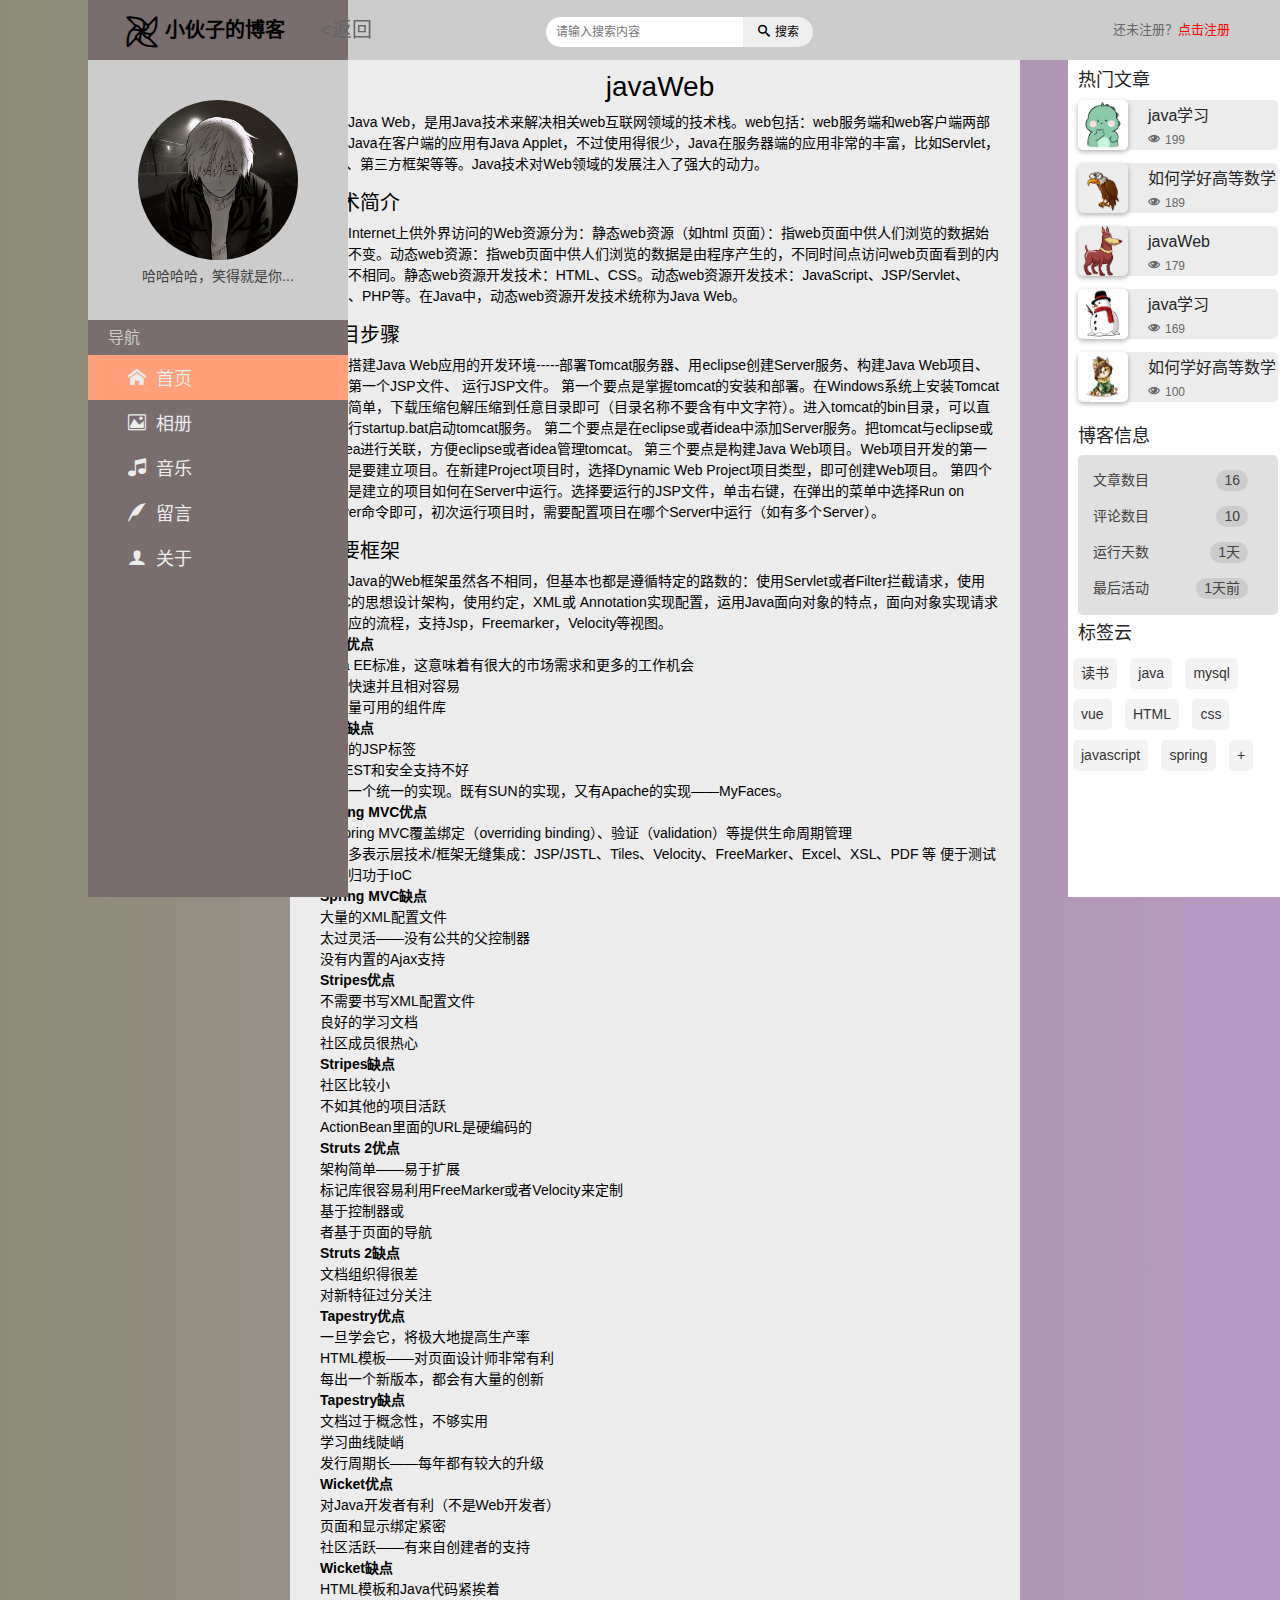
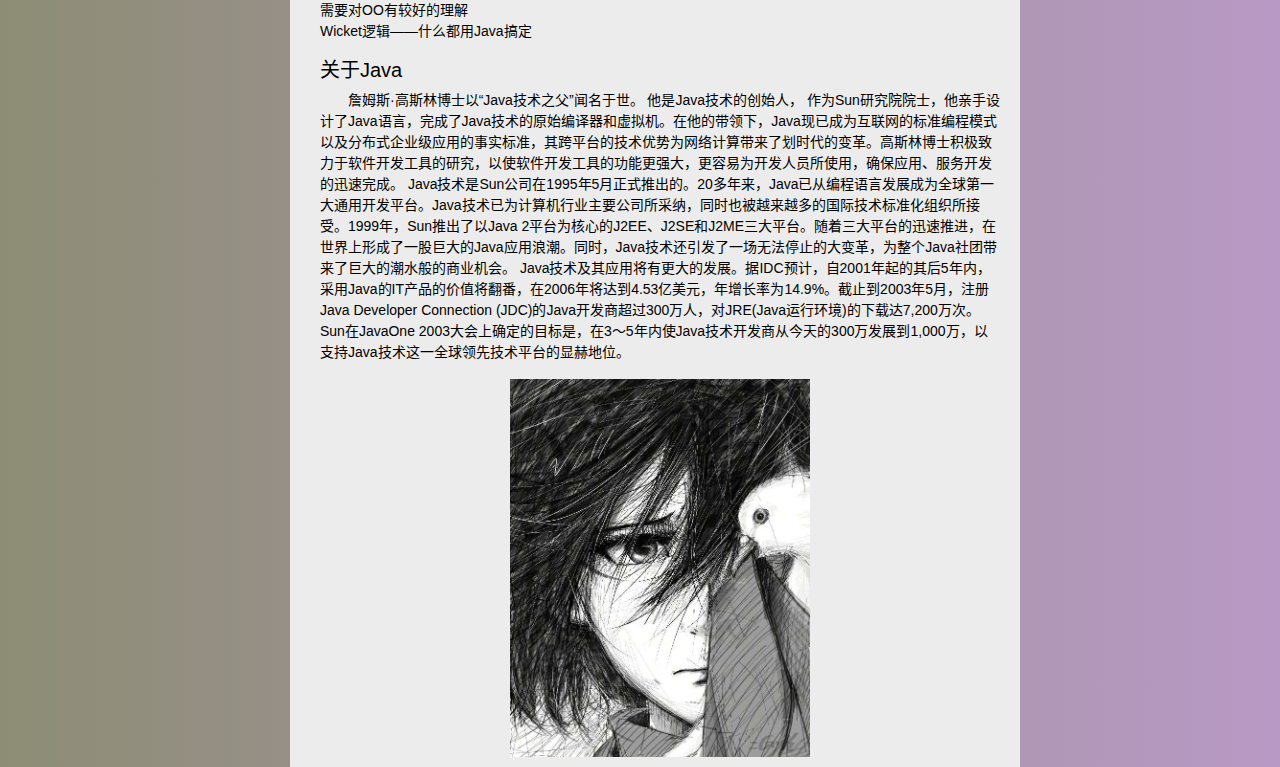
<file: html/文章/javaWeb.html>
<!DOCTYPE html>
<html lang="zh-CN">

<head>
    <meta charset="UTF-8">
    <meta name="viewport" content="width=device-width, initial-scale=1.0">
    <title>首页-文章</title>
    <link rel="stylesheet" href="./../../css/bootstrap.min.css">
    <link rel="stylesheet" href="./../../css/base.css">
    <link rel="stylesheet" href="./../../css/common.css">
    <link rel="stylesheet" href="./../../css/articleTxt.css">
</head>

<body>
    <!-- 头部 -->
    <nav class="mainwidth nav">
        <div class="logo">小伙子的博客</div>
        <div class="search">
            <input type="text" class="search-input" placeholder="请输入搜索内容">
            <button class="search-button">搜索</button>
        </div>
        <div class="regist">
            还未注册？<a href="./../注册.html">点击注册</a>
        </div>
    </nav>
    <!-- 主体 -->
    <div class="main mainwidth">
        <!-- 侧边栏 -->
        <div class="slider">
            <div class="headPortrait">
                <img src="./../../images/头像.jpg" alt="头像">
                <h6>哈哈哈哈，笑得就是你...</h6>
            </div>
            <h4>导航</h4>
            <div class="sliderNav">
                <ul>
                    <li class="active"><a href="./../首页.html" id="nav1">首页</a></li>
                    <li><a href="./../相册.html" id="nav2">相册</a></li>
                    <li><a href="./../音乐.html" id="nav3">音乐</a></li>
                    <li><a href="./../留言.html" id="nav4">留言</a></li>
                    <li><a href="./关于.html" id="nav5">关于</a></li>

                </ul>
            </div>
        </div>
        <!-- 正文 -->
        <div class="content">
            <div class="aticleTxt">
                <div class="return"><a href="./../首页.html">&lt;返回</a></div>
                <h3>javaWeb</h3>
                <p>
                    Java Web，是用Java技术来解决相关web互联网领域的技术栈。web包括：web服务端和web客户端两部分。Java在客户端的应用有Java
                    Applet，不过使用得很少，Java在服务器端的应用非常的丰富，比如Servlet，JSP、第三方框架等等。Java技术对Web领域的发展注入了强大的动力。
                </p>
                <h5>技术简介</h5>
                <p>
                    Internet上供外界访问的Web资源分为：静态web资源（如html
                    页面）：指web页面中供人们浏览的数据始终是不变。动态web资源：指web页面中供人们浏览的数据是由程序产生的，不同时间点访问web页面看到的内容各不相同。静态web资源开发技术：HTML、CSS。动态web资源开发技术：JavaScript、JSP/Servlet、ASP、PHP等。在Java中，动态web资源开发技术统称为Java
                    Web。
                </p>
                <h5>项目步骤</h5>
                <p>
                    搭建Java Web应用的开发环境-----部署Tomcat服务器、用eclipse创建Server服务、构建Java Web项目、建立第一个JSP文件、 运行JSP文件。
                    第一个要点是掌握tomcat的安装和部署。在Windows系统上安装Tomcat相对简单，下载压缩包解压缩到任意目录即可（目录名称不要含有中文字符）。进入tomcat的bin目录，可以直接运行startup.bat启动tomcat服务。
                    第二个要点是在eclipse或者idea中添加Server服务。把tomcat与eclipse或者idea进行关联，方便eclipse或者idea管理tomcat。
                    第三个要点是构建Java Web项目。Web项目开发的第一步就是要建立项目。在新建Project项目时，选择Dynamic Web Project项目类型，即可创建Web项目。
                    第四个要点是建立的项目如何在Server中运行。选择要运行的JSP文件，单击右键，在弹出的菜单中选择Run on Server命令即可，初次运行项目时，需要配置项目在哪个Server中运行（如有多个Server）。
                </p>

                <h5>主要框架</h5>

                <p>
                    Java的Web框架虽然各不相同，但基本也都是遵循特定的路数的：使用Servlet或者Filter拦截请求，使用MVC的思想设计架构，使用约定，XML或
                    Annotation实现配置，运用Java面向对象的特点，面向对象实现请求和响应的流程，支持Jsp，Freemarker，Velocity等视图。<br>
                    <strong>JSP优点</strong><br>
                    Java EE标准，这意味着有很大的市场需求和更多的工作机会<br>
                    上手快速并且相对容易<br>
                    有大量可用的组件库<br>
                    <strong>JSP缺点</strong><br>
                    大量的JSP标签<br>
                    对REST和安全支持不好<br>
                    没有一个统一的实现。既有SUN的实现，又有Apache的实现——MyFaces。<br>
                    <strong>Spring MVC优点</strong><br>
                    对Spring MVC覆盖绑定（overriding binding）、验证（validation）等提供生命周期管理<br>
                    与许多表示层技术/框架无缝集成：JSP/JSTL、Tiles、Velocity、FreeMarker、Excel、XSL、PDF 等
                    便于测试——归功于IoC <br>
                    <strong>Spring MVC缺点</strong><br>
                    大量的XML配置文件<br>
                    太过灵活——没有公共的父控制器<br>
                    没有内置的Ajax支持<br>
                    <strong>Stripes优点</strong><br>
                    不需要书写XML配置文件<br>
                    良好的学习文档<br>
                    社区成员很热心<br>
                    <strong>Stripes缺点</strong><br>
                    社区比较小<br>
                    不如其他的项目活跃<br>
                    ActionBean里面的URL是硬编码的<br>
                    <strong>Struts 2优点</strong><br>
                    架构简单——易于扩展<br>
                    标记库很容易利用FreeMarker或者Velocity来定制<br>
                    基于控制器或<br>
                    者基于页面的导航<br>
                    <strong>Struts 2缺点</strong><br>
                    文档组织得很差<br>
                    对新特征过分关注<br>
                    <strong>Tapestry优点</strong><br>
                    一旦学会它，将极大地提高生产率<br>
                    HTML模板——对页面设计师非常有利<br>
                    每出一个新版本，都会有大量的创新<br>
                    <strong>Tapestry缺点</strong><br>
                    文档过于概念性，不够实用<br>
                    学习曲线陡峭<br>
                    发行周期长——每年都有较大的升级<br>
                    <strong>Wicket优点</strong><br>
                    对Java开发者有利（不是Web开发者）<br>
                    页面和显示绑定紧密<br>
                    社区活跃——有来自创建者的支持<br>
                    <strong>Wicket缺点</strong><br>
                    HTML模板和Java代码紧挨着<br>
                    需要对OO有较好的理解<br>
                    Wicket逻辑——什么都用Java搞定
                </p>
                <h5>关于Java</h5>
                <p>
                    詹姆斯·高斯林博士以“Java技术之父”闻名于世。
                    他是Java技术的创始人，
                    作为Sun研究院院士，他亲手设计了Java语言，完成了Java技术的原始编译器和虚拟机。在他的带领下，Java现已成为互联网的标准编程模式以及分布式企业级应用的事实标准，其跨平台的技术优势为网络计算带来了划时代的变革。高斯林博士积极致力于软件开发工具的研究，以使软件开发工具的功能更强大，更容易为开发人员所使用，确保应用、服务开发的迅速完成。
                    Java技术是Sun公司在1995年5月正式推出的。20多年来，Java已从编程语言发展成为全球第一大通用开发平台。Java技术已为计算机行业主要公司所采纳，同时也被越来越多的国际技术标准化组织所接受。1999年，Sun推出了以Java
                    2平台为核心的J2EE、J2SE和J2ME三大平台。随着三大平台的迅速推进，在世界上形成了一股巨大的Java应用浪潮。同时，Java技术还引发了一场无法停止的大变革，为整个Java社团带来了巨大的潮水般的商业机会。
                    Java技术及其应用将有更大的发展。据IDC预计，自2001年起的其后5年内，采用Java的IT产品的价值将翻番，在2006年将达到4.53亿美元，年增长率为14.9%。截止到2003年5月，注册Java Developer
                    Connection (JDC)的Java开发商超过300万人，对JRE(Java运行环境)的下载达7,200万次。Sun在JavaOne
                    2003大会上确定的目标是，在3～5年内使Java技术开发商从今天的300万发展到1,000万，以支持Java技术这一全球领先技术平台的显赫地位。
                </p>



                <img src="./../../images/文章/p3.jpg" alt="">
            </div>
        </div>
        <!-- 右侧边栏 -->
        <div class="sliderRight">
            <!-- 热门文章 -->
            <div class="hotArticle">
                <h3>热门文章</h3>
                <ul>
                    <li>
                        <a href="#"><img src="./../../images/热门文章/p1.webp" alt=""></a>
                        <a href="./java学习.html" class="articleName">java学习</a>
                        <span>199</span>
                    </li>
                    <li>
                        <a href="#"><img src="./../../images/热门文章/p2.webp" alt=""></a>
                        <a href="./如何学好高等数学.html" class="articleName">如何学好高等数学</a>
                        <span>189</span>
                    </li>
                    <li>
                        <a href="#"><img src="./../../images/热门文章/p3.webp" alt=""></a>
                        <a href="./javaWeb.html" class="articleName">javaWeb</a>
                        <span>179</span>
                    </li>
                    <li>
                        <a href="#"><img src="./../../images/热门文章/p4.webp" alt=""></a>
                        <a href="./java学习.html" class="articleName">java学习</a>
                        <span>169</span>
                    </li>
                    <li>
                        <a href="#"><img src="./../../images/热门文章/p5.webp" alt=""></a>
                        <a href="./如何学好高等数学.html" class="articleName">如何学好高等数学</a>
                        <span>100</span>
                    </li>
                </ul>
            </div>
            <!-- 博客信息 -->
            <div class="blogMsg">
                <h3>博客信息</h3>
                <div class="box">
                    <span>文章数目</span><i>16</i>
                    <span>评论数目</span><i>10</i>
                    <span>运行天数</span><i>1天</i>
                    <span>最后活动</span><i>1天前</i>
                </div>
            </div>
            <!-- 标签云 -->
            <div class="tagCloug">
                <h3>标签云</h3>
                <br>
                <a href="#" class="tag">读书</a>
                <a href="#" class="tag">java</a>
                <a href="#" class="tag">mysql</a>
                <a href="#" class="tag">vue</a>
                <a href="#" class="tag">HTML</a>
                <a href="#" class="tag">css</a>
                <a href="#" class="tag">javascript</a>
                <a href="#" class="tag">spring</a>
                <a href="#" class="tag">+</a>
            </div>
        </div>
    </div>
    <!-- <script src="../js/scorall.js"></script> -->
    <!-- 撒花特效 -->
    <script src="./../../js/flower.js"></script>
    <script src="./../../js/nav.js"></script>
</body>

</html>
</file>
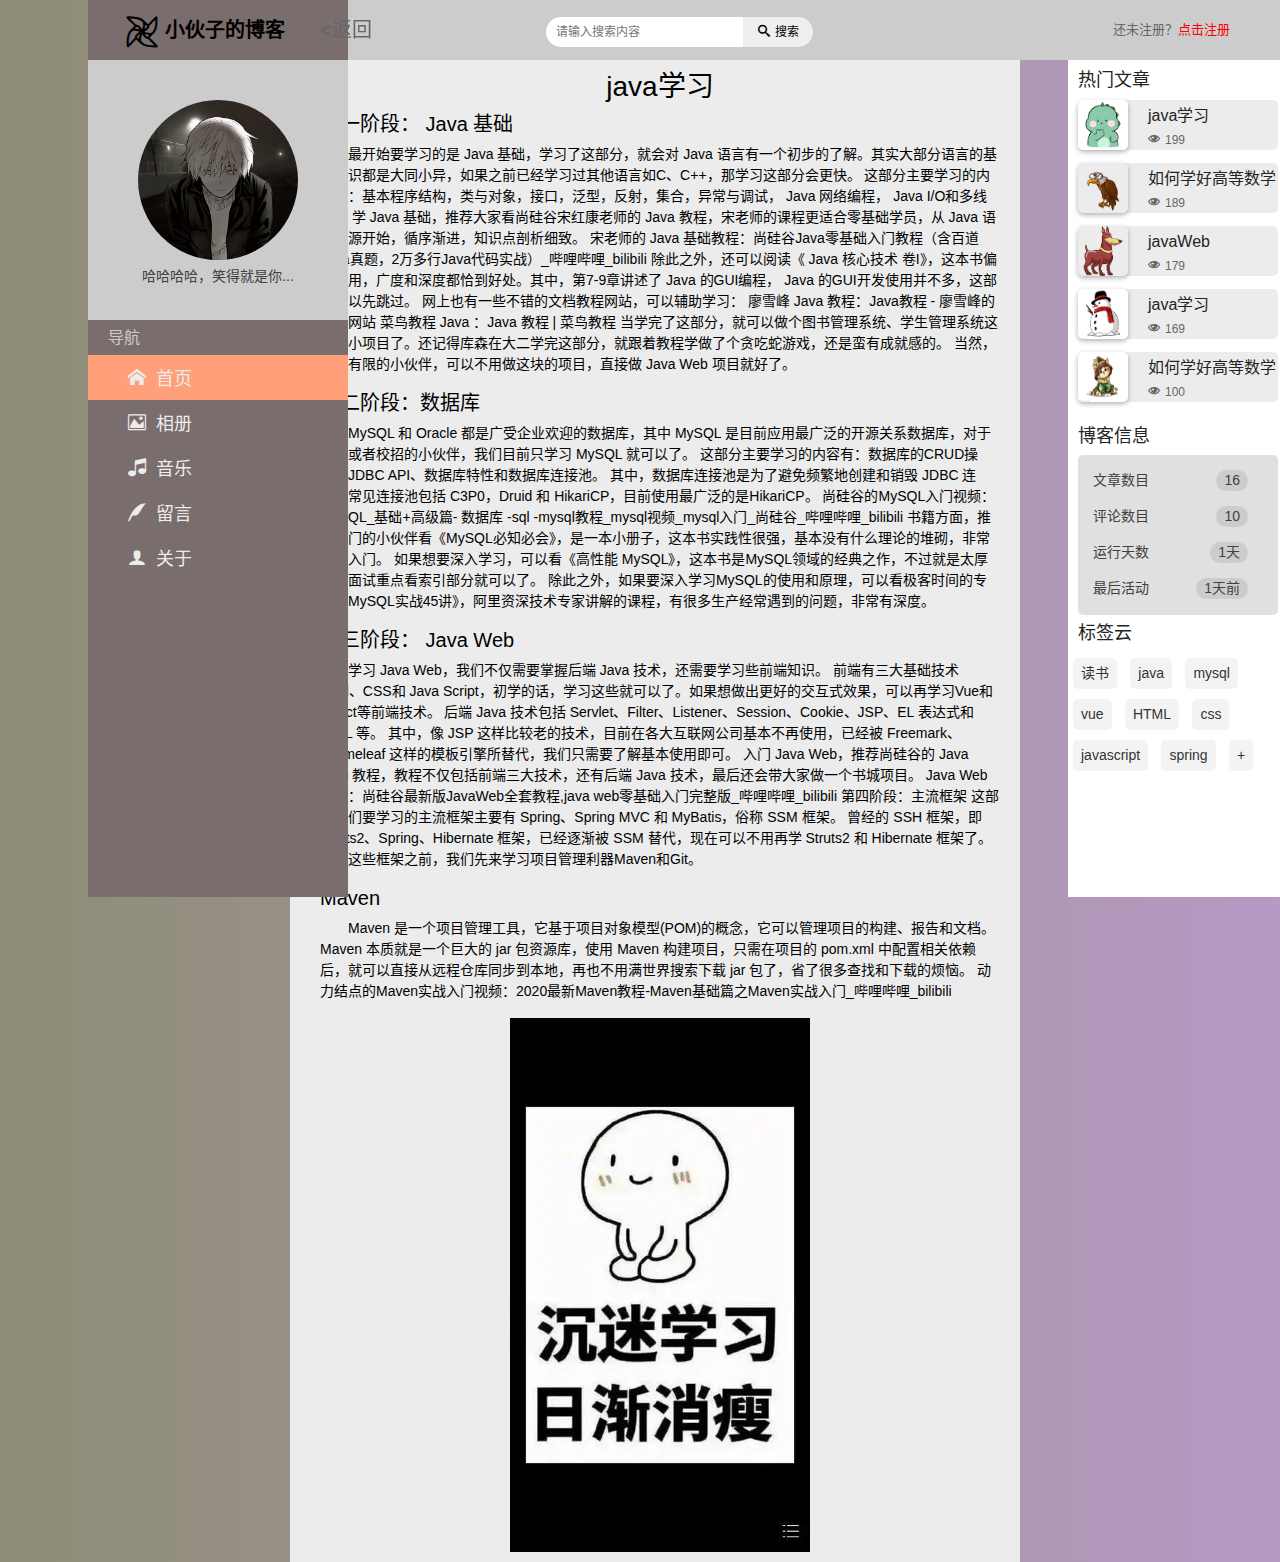
<file: html/文章/java学习.html>
<!DOCTYPE html>
<html lang="zh-CN">

<head>
    <meta charset="UTF-8">
    <meta name="viewport" content="width=device-width, initial-scale=1.0">
    <title>首页-文章</title>
    <link rel="stylesheet" href="./../../css/bootstrap.min.css">
    <link rel="stylesheet" href="./../../css/base.css">
    <link rel="stylesheet" href="./../../css/common.css">
    <link rel="stylesheet" href="./../../css/articleTxt.css">
</head>

<body>
    <!-- 头部 -->
    <nav class="mainwidth nav">
        <div class="logo">小伙子的博客</div>
        <div class="search">
            <input type="text" class="search-input" placeholder="请输入搜索内容">
            <button class="search-button">搜索</button>
        </div>
        <div class="regist">
            还未注册？<a href="./../注册.html">点击注册</a>
        </div>
    </nav>
    <!-- 主体 -->
    <div class="main mainwidth">
        <!-- 侧边栏 -->
        <div class="slider">
            <div class="headPortrait">
                <img src="./../../images/头像.jpg" alt="头像">
                <h6>哈哈哈哈，笑得就是你...</h6>
            </div>
            <h4>导航</h4>
            <div class="sliderNav">
                <ul>
                    <li class="active"><a href="./../首页.html" id="nav1">首页</a></li>
                    <li><a href="./../相册.html" id="nav2">相册</a></li>
                    <li><a href="./../音乐.html" id="nav3">音乐</a></li>
                    <li><a href="./../留言.html" id="nav4">留言</a></li>
                    <li ><a href="./关于.html" id="nav5">关于</a></li>

                </ul>
            </div>
        </div>
        <!-- 正文 -->
        <div class="content">
            <div class="aticleTxt">
                <div class="return"><a href="./../首页.html">&lt;返回</a></div>
                <h3>java学习</h3>
                <h5>第一阶段： Java 基础</h5>
                <p>
                    最开始要学习的是 Java 基础，学习了这部分，就会对 Java 语言有一个初步的了解。其实大部分语言的基础知识都是大同小异，如果之前已经学习过其他语言如C、C++，那学习这部分会更快。
                    这部分主要学习的内容有：基本程序结构，类与对象，接口，泛型，反射，集合，异常与调试， Java 网络编程， Java I/O和多线程。
                    学 Java 基础，推荐大家看尚硅谷宋红康老师的 Java 教程，宋老师的课程更适合零基础学员，从 Java 语言起源开始，循序渐进，知识点剖析细致。
                    宋老师的 Java 基础教程：尚硅谷Java零基础入门教程（含百道Java真题，2万多行Java代码实战）_哔哩哔哩_bilibili
                    除此之外，还可以阅读《 Java 核心技术 卷I》，这本书偏向实用，广度和深度都恰到好处。其中，第7-9章讲述了 Java 的GUI编程， Java 的GUI开发使用并不多，这部分可以先跳过。
                    网上也有一些不错的文档教程网站，可以辅助学习：
                    廖雪峰 Java 教程：Java教程 - 廖雪峰的官方网站
                    菜鸟教程 Java ：Java 教程 | 菜鸟教程
                    当学完了这部分，就可以做个图书管理系统、学生管理系统这样的小项目了。还记得库森在大二学完这部分，就跟着教程学做了个贪吃蛇游戏，还是蛮有成就感的。
                    当然，时间有限的小伙伴，可以不用做这块的项目，直接做 Java Web 项目就好了。
                </p>
                <h5>第二阶段：数据库</h5>
                <p>
                    MySQL 和 Oracle 都是广受企业欢迎的数据库，其中 MySQL 是目前应用最广泛的开源关系数据库，对于新手或者校招的小伙伴，我们目前只学习 MySQL 就可以了。

                    这部分主要学习的内容有：数据库的CRUD操作、JDBC API、数据库特性和数据库连接池。

                    其中，数据库连接池是为了避免频繁地创建和销毁 JDBC 连接，常见连接池包括 C3P0，Druid 和 HikariCP，目前使用最广泛的是HikariCP。

                    尚硅谷的MySQL入门视频：MySQL_基础+高级篇- 数据库 -sql -mysql教程_mysql视频_mysql入门_尚硅谷_哔哩哔哩_bilibili

                    书籍方面，推荐入门的小伙伴看《MySQL必知必会》，是一本小册子，这本书实践性很强，基本没有什么理论的堆砌，非常适合入门。

                    如果想要深入学习，可以看《高性能 MySQL》，这本书是MySQL领域的经典之作，不过就是太厚了，面试重点看索引部分就可以了。

                    除此之外，如果要深入学习MySQL的使用和原理，可以看极客时间的专栏《MySQL实战45讲》，阿里资深技术专家讲解的课程，有很多生产经常遇到的问题，非常有深度。
                </p>

                <h5>第三阶段： Java Web</h5>

                <p>
                    学习 Java Web，我们不仅需要掌握后端 Java 技术，还需要学习些前端知识。

                    前端有三大基础技术 Html、CSS和 Java Script，初学的话，学习这些就可以了。如果想做出更好的交互式效果，可以再学习Vue和React等前端技术。

                    后端 Java 技术包括 Servlet、Filter、Listener、Session、Cookie、JSP、EL 表达式和 JSTL 等。

                    其中，像 JSP 这样比较老的技术，目前在各大互联网公司基本不再使用，已经被 Freemark、Thymeleaf 这样的模板引擎所替代，我们只需要了解基本使用即可。

                    入门 Java Web，推荐尚硅谷的 Java Web 教程，教程不仅包括前端三大技术，还有后端 Java 技术，最后还会带大家做一个书城项目。

                    Java Web教程：尚硅谷最新版JavaWeb全套教程,java web零基础入门完整版_哔哩哔哩_bilibili

                    第四阶段：主流框架

                    这部分我们要学习的主流框架主要有 Spring、Spring MVC 和 MyBatis，俗称 SSM 框架。

                    曾经的 SSH 框架，即 Struts2、Spring、Hibernate 框架，已经逐渐被 SSM 替代，现在可以不用再学 Struts2 和 Hibernate 框架了。

                    学习这些框架之前，我们先来学习项目管理利器Maven和Git。
                </p>
                <h5>Maven</h5>
                <p>
                    Maven 是一个项目管理工具，它基于项目对象模型(POM)的概念，它可以管理项目的构建、报告和文档。

                    Maven 本质就是一个巨大的 jar 包资源库，使用 Maven 构建项目，只需在项目的 pom.xml 中配置相关依赖后，就可以直接从远程仓库同步到本地，再也不用满世界搜索下载 jar
                    包了，省了很多查找和下载的烦恼。

                    动力结点的Maven实战入门视频：2020最新Maven教程-Maven基础篇之Maven实战入门_哔哩哔哩_bilibili
                </p>



                <img src="./../../images/文章/p1.webp" alt="">
            </div>
        </div>
        <!-- 右侧边栏 -->
        <div class="sliderRight">
            <!-- 热门文章 -->
            <div class="hotArticle">
                <h3>热门文章</h3>
                <ul>
                    <li>
                        <a href="#"><img src="./../../images/热门文章/p1.webp" alt=""></a>
                        <a href="./java学习.html" class="articleName">java学习</a>
                        <span>199</span>
                    </li>
                    <li>
                        <a href="#"><img src="./../../images/热门文章/p2.webp" alt=""></a>
                        <a href="./如何学好高等数学.html" class="articleName">如何学好高等数学</a>
                        <span>189</span>
                    </li>
                    <li>
                        <a href="#"><img src="./../../images/热门文章/p3.webp" alt=""></a>
                        <a href="./javaWeb.html" class="articleName">javaWeb</a>
                        <span>179</span>
                    </li>
                    <li>
                        <a href="#"><img src="./../../images/热门文章/p4.webp" alt=""></a>
                        <a href="./java学习.html" class="articleName">java学习</a>
                        <span>169</span>
                    </li>
                    <li>
                        <a href="#"><img src="./../../images/热门文章/p5.webp" alt=""></a>
                        <a href="./如何学好高等数学.html" class="articleName">如何学好高等数学</a>
                        <span>100</span>
                    </li>
                </ul>
            </div>
            <!-- 博客信息 -->
            <div class="blogMsg">
                <h3>博客信息</h3>
                <div class="box">
                    <span>文章数目</span><i>16</i>
                    <span>评论数目</span><i>10</i>
                    <span>运行天数</span><i>1天</i>
                    <span>最后活动</span><i>1天前</i>
                </div>
            </div>
            <!-- 标签云 -->
            <div class="tagCloug">
                <h3>标签云</h3>
                <br>
                <a href="#" class="tag">读书</a>
                <a href="#" class="tag">java</a>
                <a href="#" class="tag">mysql</a>
                <a href="#" class="tag">vue</a>
                <a href="#" class="tag">HTML</a>
                <a href="#" class="tag">css</a>
                <a href="#" class="tag">javascript</a>
                <a href="#" class="tag">spring</a>
                <a href="#" class="tag">+</a>
            </div>
        </div>
    </div>
    <!-- <script src="../js/scorall.js"></script> -->
    <!-- 撒花特效 -->
    <script src="./../../js/flower.js"></script>
    <script src="./../../js/nav.js"></script>
</body>

</html>
</file>
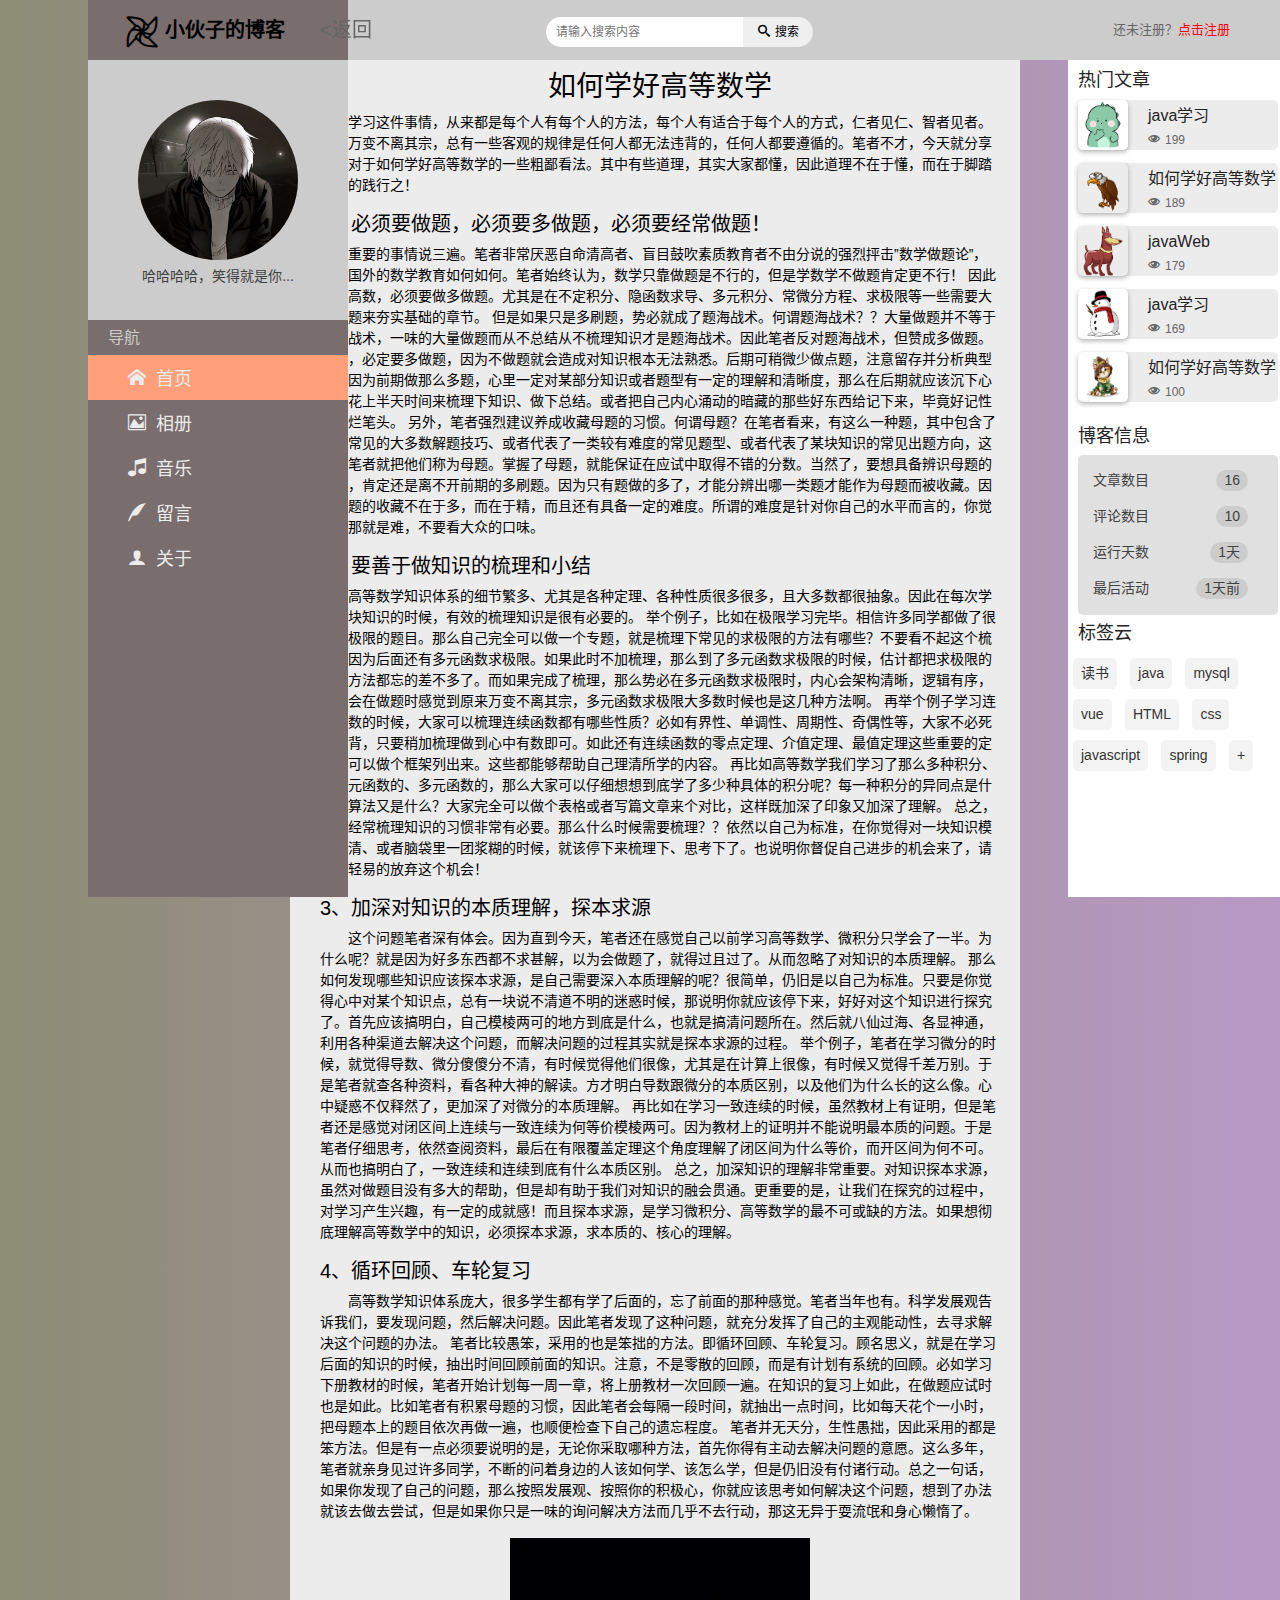
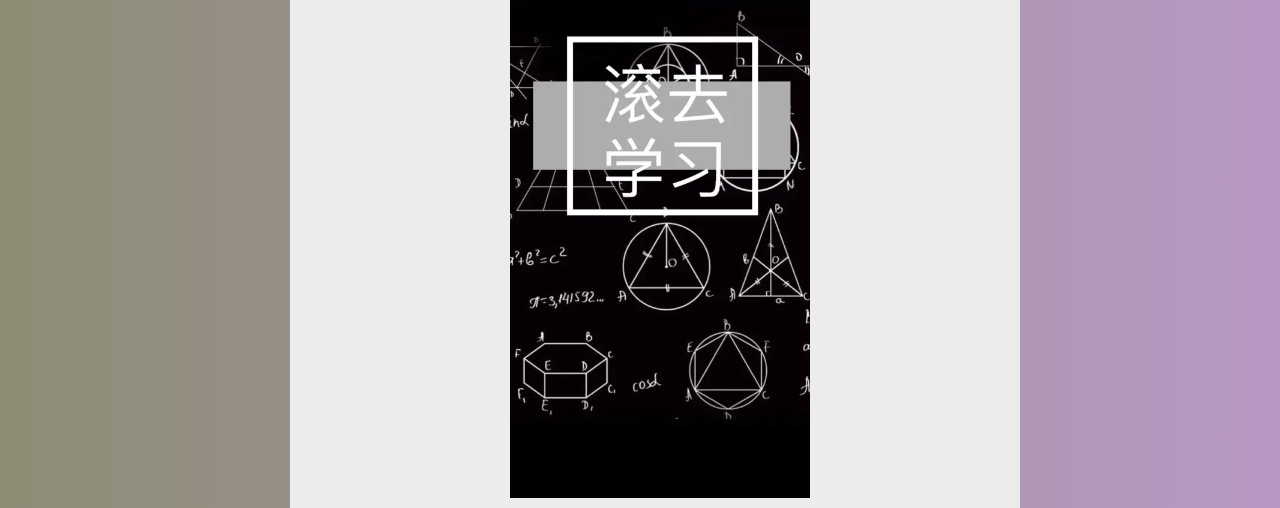
<file: html/文章/如何学好高等数学.html>
<!DOCTYPE html>
<html lang="zh-CN">

<head>
    <meta charset="UTF-8">
    <meta name="viewport" content="width=device-width, initial-scale=1.0">
    <title>首页-文章</title>
    <link rel="stylesheet" href="./../../css/bootstrap.min.css">
    <link rel="stylesheet" href="./../../css/base.css">
    <link rel="stylesheet" href="./../../css/common.css">
    <link rel="stylesheet" href="./../../css/articleTxt.css">
</head>

<body>
    <!-- 头部 -->
    <nav class="mainwidth nav">
        <div class="logo">小伙子的博客</div>
        <div class="search">
            <input type="text" class="search-input" placeholder="请输入搜索内容">
            <button class="search-button">搜索</button>
        </div>
        <div class="regist">
            还未注册？<a href="./../注册.html">点击注册</a>
        </div>
    </nav>
    <!-- 主体 -->
    <div class="main mainwidth">
        <!-- 侧边栏 -->
        <div class="slider">
            <div class="headPortrait">
                <img src="./../../images/头像.jpg" alt="头像">
                <h6>哈哈哈哈，笑得就是你...</h6>
            </div>
            <h4>导航</h4>
            <div class="sliderNav">
                <ul>
                    <li class="active"><a href="./../首页.html" id="nav1">首页</a></li>
                    <li><a href="./../相册.html" id="nav2">相册</a></li>
                    <li><a href="./../音乐.html" id="nav3">音乐</a></li>
                    <li><a href="./../留言.html" id="nav4">留言</a></li>
                    <li><a href="./关于.html" id="nav5">关于</a></li>

                </ul>
            </div>
        </div>
        <!-- 正文 -->
        <div class="content">
            <div class="aticleTxt">
                <div class="return"><a href="./../首页.html">&lt;返回</a></div>
                <h3>如何学好高等数学</h3>
                <p>
                    学习这件事情，从来都是每个人有每个人的方法，每个人有适合于每个人的方式，仁者见仁、智者见者。但是万变不离其宗，总有一些客观的规律是任何人都无法违背的，任何人都要遵循的。笔者不才，今天就分享自己对于如何学好高等数学的一些粗鄙看法。其中有些道理，其实大家都懂，因此道理不在于懂，而在于脚踏实地的践行之！
                </p>
                <h5>1、必须要做题，必须要多做题，必须要经常做题！</h5>
                <p>
                    重要的事情说三遍。笔者非常厌恶自命清高者、盲目鼓吹素质教育者不由分说的强烈抨击”数学做题论”，大唱国外的数学教育如何如何。笔者始终认为，数学只靠做题是不行的，但是学数学不做题肯定更不行！
                    
                    因此学习高数，必须要做多做题。尤其是在不定积分、隐函数求导、多元积分、常微分方程、求极限等一些需要大量习题来夯实基础的章节。
                    
                    但是如果只是多刷题，势必就成了题海战术。何谓题海战术？？大量做题并不等于题海战术，一味的大量做题而从不总结从不梳理知识才是题海战术。因此笔者反对题海战术，但赞成多做题。前期，必定要多做题，因为不做题就会造成对知识根本无法熟悉。后期可稍微少做点题，注意留存并分析典型题。因为前期做那么多题，心里一定对某部分知识或者题型有一定的理解和清晰度，那么在后期就应该沉下心来，花上半天时间来梳理下知识、做下总结。或者把自己内心涌动的暗藏的那些好东西给记下来，毕竟好记性不如烂笔头。
                    
                    另外，笔者强烈建议养成收藏母题的习惯。何谓母题？在笔者看来，有这么一种题，其中包含了我们常见的大多数解题技巧、或者代表了一类较有难度的常见题型、或者代表了某块知识的常见出题方向，这种题笔者就把他们称为母题。掌握了母题，就能保证在应试中取得不错的分数。当然了，要想具备辨识母题的能力，肯定还是离不开前期的多刷题。因为只有题做的多了，才能分辨出哪一类题才能作为母题而被收藏。因此母题的收藏不在于多，而在于精，而且还有具备一定的难度。所谓的难度是针对你自己的水平而言的，你觉得难那就是难，不要看大众的口味。
                </p>
                <h5>2、要善于做知识的梳理和小结</h5>
                <p>
                    高等数学知识体系的细节繁多、尤其是各种定理、各种性质很多很多，且大多数都很抽象。因此在每次学完一块知识的时候，有效的梳理知识是很有必要的。
                    
                    举个例子，比如在极限学习完毕。相信许多同学都做了很多求极限的题目。那么自己完全可以做一个专题，就是梳理下常见的求极限的方法有哪些？不要看不起这个梳理，因为后面还有多元函数求极限。如果此时不加梳理，那么到了多元函数求极限的时候，估计都把求极限的一般方法都忘的差不多了。而如果完成了梳理，那么势必在多元函数求极限时，内心会架构清晰，逻辑有序，并且会在做题时感觉到原来万变不离其宗，多元函数求极限大多数时候也是这几种方法啊。
                    
                    再举个例子学习连续函数的时候，大家可以梳理连续函数都有哪些性质？必如有界性、单调性、周期性、奇偶性等，大家不必死记硬背，只要稍加梳理做到心中有数即可。如此还有连续函数的零点定理、介值定理、最值定理这些重要的定理也可以做个框架列出来。这些都能够帮助自己理清所学的内容。
                    
                    再比如高等数学我们学习了那么多种积分、有一元函数的、多元函数的，那么大家可以仔细想想到底学了多少种具体的积分呢？每一种积分的异同点是什么、算法又是什么？大家完全可以做个表格或者写篇文章来个对比，这样既加深了印象又加深了理解。
                    
                    总之，养成经常梳理知识的习惯非常有必要。那么什么时候需要梳理？？依然以自己为标准，在你觉得对一块知识模糊不清、或者脑袋里一团浆糊的时候，就该停下来梳理下、思考下了。也说明你督促自己进步的机会来了，请不要轻易的放弃这个机会！
                </p>

                <h5>3、加深对知识的本质理解，探本求源</h5>

                <p>
                    这个问题笔者深有体会。因为直到今天，笔者还在感觉自己以前学习高等数学、微积分只学会了一半。为什么呢？就是因为好多东西都不求甚解，以为会做题了，就得过且过了。从而忽略了对知识的本质理解。
                    
                    那么如何发现哪些知识应该探本求源，是自己需要深入本质理解的呢？很简单，仍旧是以自己为标准。只要是你觉得心中对某个知识点，总有一块说不清道不明的迷惑时候，那说明你就应该停下来，好好对这个知识进行探究了。首先应该搞明白，自己模棱两可的地方到底是什么，也就是搞清问题所在。然后就八仙过海、各显神通，利用各种渠道去解决这个问题，而解决问题的过程其实就是探本求源的过程。
                    
                    举个例子，笔者在学习微分的时候，就觉得导数、微分傻傻分不清，有时候觉得他们很像，尤其是在计算上很像，有时候又觉得千差万别。于是笔者就查各种资料，看各种大神的解读。方才明白导数跟微分的本质区别，以及他们为什么长的这么像。心中疑惑不仅释然了，更加深了对微分的本质理解。
                    
                    再比如在学习一致连续的时候，虽然教材上有证明，但是笔者还是感觉对闭区间上连续与一致连续为何等价模棱两可。因为教材上的证明并不能说明最本质的问题。于是笔者仔细思考，依然查阅资料，最后在有限覆盖定理这个角度理解了闭区间为什么等价，而开区间为何不可。从而也搞明白了，一致连续和连续到底有什么本质区别。
                    
                    总之，加深知识的理解非常重要。对知识探本求源，虽然对做题目没有多大的帮助，但是却有助于我们对知识的融会贯通。更重要的是，让我们在探究的过程中，对学习产生兴趣，有一定的成就感！而且探本求源，是学习微积分、高等数学的最不可或缺的方法。如果想彻底理解高等数学中的知识，必须探本求源，求本质的、核心的理解。
                </p>
                <h5>4、循环回顾、车轮复习</h5>
                <p>
                    高等数学知识体系庞大，很多学生都有学了后面的，忘了前面的那种感觉。笔者当年也有。科学发展观告诉我们，要发现问题，然后解决问题。因此笔者发现了这种问题，就充分发挥了自己的主观能动性，去寻求解决这个问题的办法。
                    
                    笔者比较愚笨，采用的也是笨拙的方法。即循环回顾、车轮复习。顾名思义，就是在学习后面的知识的时候，抽出时间回顾前面的知识。注意，不是零散的回顾，而是有计划有系统的回顾。必如学习下册教材的时候，笔者开始计划每一周一章，将上册教材一次回顾一遍。在知识的复习上如此，在做题应试时也是如此。比如笔者有积累母题的习惯，因此笔者会每隔一段时间，就抽出一点时间，比如每天花个一小时，把母题本上的题目依次再做一遍，也顺便检查下自己的遗忘程度。
                    
                    笔者并无天分，生性愚拙，因此采用的都是笨方法。但是有一点必须要说明的是，无论你采取哪种方法，首先你得有主动去解决问题的意愿。这么多年，笔者就亲身见过许多同学，不断的问着身边的人该如何学、该怎么学，但是仍旧没有付诸行动。总之一句话，如果你发现了自己的问题，那么按照发展观、按照你的积极心，你就应该思考如何解决这个问题，想到了办法就该去做去尝试，但是如果你只是一味的询问解决方法而几乎不去行动，那这无异于耍流氓和身心懒惰了。
                </p>



                <img src="./../../images/文章/p2.webp" alt="">
            </div>
        </div>
        <!-- 右侧边栏 -->
        <div class="sliderRight">
            <!-- 热门文章 -->
        <div class="hotArticle">
            <h3>热门文章</h3>
            <ul>
                <li>
                    <a href="#"><img src="./../../images/热门文章/p1.webp" alt=""></a>
                    <a href="./java学习.html" class="articleName">java学习</a>
                    <span>199</span>
                </li>
                <li>
                    <a href="#"><img src="./../../images/热门文章/p2.webp" alt=""></a>
                    <a href="./如何学好高等数学.html" class="articleName">如何学好高等数学</a>
                    <span>189</span>
                </li>
                <li>
                    <a href="#"><img src="./../../images/热门文章/p3.webp" alt=""></a>
                    <a href="./javaWeb.html" class="articleName">javaWeb</a>
                    <span>179</span>
                </li>
                <li>
                    <a href="#"><img src="./../../images/热门文章/p4.webp" alt=""></a>
                    <a href="./java学习.html" class="articleName">java学习</a>
                    <span>169</span>
                </li>
                <li>
                    <a href="#"><img src="./../../images/热门文章/p5.webp" alt=""></a>
                    <a href="./如何学好高等数学.html" class="articleName">如何学好高等数学</a>
                    <span>100</span>
                </li>
            </ul>
        </div>
            <!-- 博客信息 -->
            <div class="blogMsg">
                <h3>博客信息</h3>
                <div class="box">
                    <span>文章数目</span><i>16</i>
                    <span>评论数目</span><i>10</i>
                    <span>运行天数</span><i>1天</i>
                    <span>最后活动</span><i>1天前</i>
                </div>
            </div>
            <!-- 标签云 -->
            <div class="tagCloug">
                <h3>标签云</h3>
                <br>
                <a href="#" class="tag">读书</a>
                <a href="#" class="tag">java</a>
                <a href="#" class="tag">mysql</a>
                <a href="#" class="tag">vue</a>
                <a href="#" class="tag">HTML</a>
                <a href="#" class="tag">css</a>
                <a href="#" class="tag">javascript</a>
                <a href="#" class="tag">spring</a>
                <a href="#" class="tag">+</a>
            </div>
        </div>
    </div>
    <!-- <script src="../js/scorall.js"></script> -->
    <!-- 撒花特效 -->
    <script src="./../../js/flower.js"></script>
    <script src="./../../js/nav.js"></script>
</body>

</html>
</file>
<file: css/base.css>
/* 把我们所有标签的内外边距清零 */
* {
    margin: 0;
    padding: 0;
    box-sizing: border-box;
}

/* em 和 i 斜体的文字不倾斜 */
em,
i {
    font-style: normal
}

/* 去掉li 的小圆点 */
li {
    list-style: none
}

img {
    /* border 0 照顾低版本浏览器 如果 图片外面包含了链接会有边框的问题 */
    border: 0;
    /* 取消图片底侧有空白缝隙的问题 */
    vertical-align: middle
}

button {
    /* 当我们鼠标经过button 按钮的时候，鼠标变成小手 */
    cursor: pointer
}

a {
    color: #666;
    text-decoration: none
}



button,
input {
    /* "\5B8B\4F53" 就是宋体的意思 这样浏览器兼容性比较好 */
    font-family: Microsoft YaHei, Heiti SC, tahoma, arial, Hiragino Sans GB, "\5B8B\4F53", sans-serif;
    /* 去掉默认的灰色边框 */
    border: 0;
    outline: none;

}

body {
    /* CSS3 抗锯齿形 让文字显示的更加清晰 */
    -webkit-font-smoothing: antialiased;
    background: linear-gradient(to right, #8d8d75, #b899c5);
    font: 12px/1.5 "楷体",Microsoft YaHei, Heiti SC, tahoma, arial, Hiragino Sans GB, "\5B8B\4F53", sans-serif;
    color: #666
}

.hide,
.none {
    display: none
}

/* 清除浮动 */
.clearfix:after {
    visibility: hidden;
    clear: both;
    display: block;
    content: ".";
    height: 0
}

.clearfix {
    *zoom: 1;
}
</file>
<file: css/common.css>
/* 字体图标 要注意路径变化*/
@font-face {
    font-family: 'icomoon';
    src: url('../fonts/icomoon.eot?tomleg');
    src: url('../fonts/icomoon.eot?tomleg#iefix') format('embedded-opentype'),
        url('../fonts/icomoon.ttf?tomleg') format('truetype'),
        url('../fonts/icomoon.woff?tomleg') format('woff'),
        url('../fonts/icomoon.svg?tomleg#icomoon') format('svg');
    font-weight: normal;
    font-style: normal;
    font-display: block;
}

/* 主体宽度 */
.mainwidth {
    width: 1200px;
}

/* 导航栏 */
.nav {
    position: fixed;
    left: 88px;
    height: 60px;
    margin: 0 auto;
    background-color: #ccc;
    z-index: 999;
}

.logo {
    padding-left: 39px;
    width: 260px;
    height: 60px;
    line-height: 60px;
    font-size: 20px;
    font-weight: 700;
    color: #000;
    background-color: #796D6D;
}

.logo::before {
    font-family: 'icomoon';
    margin-right: 8px;
    content: '\e901';
    font-size: 30px;
    vertical-align: middle;
}

/* 搜索框 */
/* .search{
    float: left;
    height: 60px;
} */
.search-input {
    margin-left: 198px;
    margin-top: 17px;
    height: 30px;
    width: 200px;
    border-radius: 15px 0 0 15px;
    padding-left: 10px;

}

.search-button {
    height: 30px;
    width: 70px;
    margin-left: -6px;
    border-radius: 0 15px 15px 0;

}
.search-button:hover{
    background-color: #ff69b4;
}
.search-button:active{
    background-color: #FF8C00;
}
.search-button::before {
    font-family: 'icomoon';
    content: '\e986';
    color: #000;
    margin-right: 5px;

}

/* 注册 */
.regist {
    margin-left: 300px;
    line-height: 60px;
    font-size: 13px;
}

.regist a {
    color: #fc0000;
}

/* 侧边栏 */
.main {
    margin: auto;
    background-color: #ececec;
}

.slider {
    position: fixed;
    top: 60px;
    float: left;
    width: 260px;
    height: 93vh;
    background-color: #796D6D;
    left: 88px;
   
}

/* 头像 */
.headPortrait {
    width: 260px;
    height: 260px;
    background-color: #ccc;
    position: relative;
}

.flower {
    position: absolute;
    width: 10px;
    height: 10px;
    border-radius: 50%;
    background-color: #ff69b4;
    pointer-events: none;
    animation: flower-fall 1s linear infinite;
}

@keyframes flower-fall {
    0% {
        transform: translateY(-300px) rotate(0);
        opacity: 1;
    }

    100% {
        transform: translateY(0) rotate(1080deg);
        opacity: 0;
    }
}

.headPortrait img {
    display: inline-block;
    width: 160px;
    border-radius: 50%;
    margin-left: 50px;
    margin-top: 40px;

}

.headPortrait h6 {
    margin-top: 8px;
    font-size: 14px;
    color: #414141;
    text-align: center;
}

/* 侧边栏导航 */
.main h4 {
    color: #ccc;
    font-size: 16px;
    margin-top: 8px;
    margin-left: 20px;
}

.sliderNav ul li {
    width: 260px;
    height: 45px;
    line-height: 45px;
    font-size: 18px;
}

.sliderNav ul li a {
    display: block;
    width: 100%;
    height: 100%;
    margin-left: 40px;
    color: #ECECEC;
}

.sliderNav ul li:hover {

    border-radius: 5px;
    background-color: #FFA07A;
}

.sliderNav ul li a:hover {
    text-decoration: none;
    color: #000;
}

#nav1::before {
    font-family: 'icomoon';
    content: '\e907';
    margin-right: 10px;
}

#nav2::before {
    font-family: 'icomoon';
    content: '\e90e';
    margin-right: 10px;
}

#nav3::before {
    font-family: 'icomoon';
    content: '\e915';
    margin-right: 10px;
}

#nav4::before {
    font-family: 'icomoon';
    content: '\e90b';
    margin-right: 10px;
}

#nav5::before {
    font-family: 'icomoon';
    content: '\e971';
    margin-right: 10px;
}

.active{
    background-color: #FFA07A;
    color: #000;
}

/* 右侧边栏 */
.sliderRight {
    position: fixed;
    left: 1068px;
    top: 60px;
    width: 220px;
    height: 93vh;
    background-color: #fff;
}

/* 热门文章 */
.hotArticle h3 {
    display: inline-block;
    color: #242424;
    font-size: 18px;
    margin-top: 10px;
    margin-left: 10px;
}

.hotArticle ul li {
    position: relative;
    width: 200px;
    height: 50px;
    margin-left: 10px;
    background-color: #ECECEC;
    border-radius: 5px;
    margin-bottom: 13px;
}

.hotArticle ul li img {
    height: 50px;
    width: 50px;
    box-shadow: 0 2px 5px rgba(0, 0, 0, 0.3);
    border-radius: 5px;
}

.hotArticle ul li img:hover {
    transform: translateY(-5px);
}

.hotArticle ul li .articleName {
    position: absolute;
    display: inline-block;
    font-size: 16px;
    margin-left: 15px;
    top: 4px;
    left: 55px;
    color: #242424;
}

.hotArticle ul li .articleName:hover {
    color: #FF8C00;
    text-decoration: none;
}

.hotArticle ul li span {
    position: absolute;
    top: 30px;
    margin-left: 20px;

}

.hotArticle ul li span::before {
    font-family: 'icomoon';
    content: '\e9ce';
    margin-right: 5px;
}

/* 博客信息 */
.blogMsg h3 {
    display: inline-block;
    color: #242424;
    font-size: 18px;
    margin-top: 8px;
    margin-left: 10px;
}

.blogMsg .box {
    margin-left: 10px;
    width: 200px;
    height: 160px;
    border-radius: 5px;
    color: #414141;
    background-color: rgb(224, 224, 224);
}

.blogMsg .box span {
    float: left;
    font-size: 14px;
    margin-top: 15px;
    margin-left: 15px;
}

.blogMsg .box i {
    float: right;
    font-size: 14px;
    margin-top: 15px;
    margin-right: 30px;
    background-color: #ccc;
    border-radius: 15px;
    padding: 0 8px;
}

/* 标签云 */
.tagCloug {
    flex-wrap: wrap;
}

.tagCloug h3 {
    display: inline-block;
    color: #242424;
    font-size: 18px;
    margin-top: 8px;
    margin-left: 10px;
}

.tag {
    display: inline-block;
    padding: 5px 8px;
    margin: 5px;
    background-color: #f3f3f3;
    color: #333;
    text-decoration: none;
    border-radius: 5px;
    font-size: 14px;
}

.tag:hover {
    background-color: #ccc;
    text-decoration: none;
    color: #FF8C00;
}

/* 内容 */
.content{
    margin-left: 260px;
    width: 720px;
    float: left;
    /* height: 3000px; */
    /* background-color: #ececec; */
}
</file>
<file: css/about.css>
/* 内容 */
.content {
    margin-left: 251px;
    width: 721px;
    height: 100vh;
    /* background-color: #ececec; */
    background-image: linear-gradient(to right, #f0f0d2, #d3eab8);
    text-align: center;
}
.content h5{
    display: block;
    margin-top: 80px;
    color: #000;
    text-align: center;
    margin-bottom: 20px;
}
.content span{
    display: block;
    font-size: 18px;
    color: #000;
    margin-bottom: 20px;
}

.content img{
    width: 250px;
}
</file>
<file: css/register.css>
body {
    font-family: Arial, sans-serif;
    background-color: #f7f7f7;
}

form {
    margin: 50px auto;
    padding: 20px;
    max-width: 400px;
    background-color: #fff;
    border-radius: 4px;
    box-shadow: 0 4px 10px rgba(0, 0, 0, 0.3);
}

h2 {
    margin-top: 0;
}

.form-group {
    margin-bottom: 20px;
}

label {
    display: block;
    margin-bottom: 5px;
    font-weight: bold;
}

input[type="text"],
input[type="password"] {
    display: block;
    width: 100%;
    padding: 10px;
    border: 1px solid #ccc;
    border-radius: 4px;
    box-sizing: border-box;
}

#submit-btn,
#return-btn {
    margin-top: 20px;
    padding: 10px;
    color: #fff;
    border: none;
    border-radius: 4px;
    cursor: pointer;
}
#submit-btn{
    margin-left: 100px;
    margin-right: 50px;
    background-color: #007bff;
}
#return-btn{
    background-color: #FF7F50;
}
#return-btn a:hover{
    text-decoration: none;
}
</file>
<file: css/leaveWords.css>
/* 内容 */
.content {
    margin-left: 251px;
    width: 734px;
    background-image: linear-gradient(to right, #f0f0d2, #d3eab8);

}

.leaveWorlds {
    margin: 0px auto;
    width: 500px;
    padding: 20px;
    background-color: #E0FFFF;
    border-radius: 5px;
   
}

h1 {
    margin-top: 60px;
    font-size: 24px;
    margin-bottom: 20px;
    text-align: center;
    color: #000;
}

form {
    display: flex;
    flex-direction: column;
}

label {
    font-size: 18px;
    text-align: left;
    font-weight: 700;
    margin-bottom: 5px;
}

.leaveWorlds input[type="text"],
textarea {
    padding: 10px;
    margin-bottom: 10px;
    border: 1px solid #000;
}

textarea {
    resize: vertical;
    height: 100px;
}


.message {
    margin-top: 20px;
    border-top: 1px solid #ccc;
    padding-top: 20px;
}

.messageItem {
    margin-bottom: 20px;
    border: 1px solid rgb(69, 68, 68);
    border-radius: 5px;
}

.messageInfo {
    margin-left: 5px;
    text-align: left;
    margin-bottom: 5px;
    padding-bottom: 5px;
    border-bottom: 1px dotted #ccc;
}

.messageTime {
    font-size: 12px;
    color: #000000;
    float: right;
    margin-right: 10px;
}

.messageItem .messageText {
    margin-left: 5px;
    word-wrap: break-word;
    white-space: pre-wrap;
}

.height{
    width: 100%;
    height: 159px;
   
}
</file>
<file: css/music.css>
/* 内容 */
.content {
    margin-left: 251px;
    width: 721px;
    height: 100vh;
    /* background-color: #ececec; */
    background-image: url("../images/音乐界面背景图片.gif");
    background-repeat: no-repeat;
    background-size: cover;
    text-align: center;
}

.musicPlayer {
    margin-top: 210px;
    margin-left: 220px;
    text-align: left;
}

/* 唱片 */
.record {
    width: 300px;
    height: 300px;
    border-radius: 50%;
    background-color: #2a2828;
    overflow: hidden;
    text-align: center;
    line-height: 300px;
}

.record img {

    width: 65%;
    height: 65%;
    border-radius: 50%;
    object-fit: cover;
}

.musicPlayer h3 {
    margin-top: 15px;
    font-size: 18px;
    color: #2a2828;
    margin-left: 20px;
}

.musicPlayer h3 i {
    padding: 0 5px;
}

/* 音频播放器 */
.controls {
    margin-top: 20px;
    text-align: left;
}

.controls audio::-webkit-media-controls-play-button {
    display: none !important;
}

.playback-controls {
    margin-top: 20px;
    margin-left: 50px;
    text-align: left;
}

.playback-controls button {
    margin-right: 80px;
}

@keyframes rotate {
    0% {
        transform: rotate(0deg);
    }

    100% {
        transform: rotate(360deg);
    }
}

.record.rotate img {
    animation: rotate 3s infinite linear;
}
</file>
<file: css/index.css>
/* 内容 */
.content {
    margin-left: 259px;
    width: 721px;
    float: left;
    /* height: 3000px; */
    background-color: #ececec;
}

/* 轮播图 */
.slideshow{
    position: relative;
    background-color: pink;
    margin-left: 10px;
    margin-top: 70px;
    width: 700px;
    height: 400px;
}
 .slideshow .slides {
     display: flex;
     overflow: hidden;
 }

 .slides img {
    width: 700px;
     height: 400px;
     border-radius: 5px;
 }
 .slideshow .prev-btn,
 .slideshow .next-btn {
     position: absolute;
     top: 50%;
     transform: translateY(-50%);
     width: 50px;
     height: 50px;
     background-color: rgba(0, 0, 0, 0.5);
     color: #fff;
     text-align: center;
     line-height: 50px;
     font-size: 24px;
     cursor: pointer;
     z-index: 10;
 }
 .slideshow .prev-btn {
     left: 0;
 }

 .slideshow .next-btn {
     right: 0;
 }
 /* 小圆圈样式 */
 .slideshow .indicator {
     position: absolute;
     bottom: 15px;
     left: 50%;
     transform: translateX(-50%);
     display: flex;
     gap: 10px;
     z-index: 10;
 }

 .indicator-item {
     width: 12px;
     height: 12px;
     border-radius: 50%;
     background-color: #ccc;
     cursor: pointer;
 }

 .indicator-item.active {
     background-color: #000;
 }

/* 文章 */
.content ul li{
    height: 180px;
    width: 700px;
    margin: 15px 10px 0 10px;
    background-color: #fff;
    border-radius: 15px;
}
.content ul li img{
    display: inline-block;
    float: left;
    width: 180px;
    height: 180px;
    border-radius: 15px 0 0 15px;
}

.content ul li .artile{
    float: left;
    margin-left: 60px;
    height: 180px;
    width: 450px;
    margin-top: 15px;
}

.artile h3 a{
    font-size: 20px;
    color: #000000;
}
.artile h3 a:hover{
    color: #FFA500;
    text-decoration: none;
}
.artile p{
    display: inline-block;
    font-size: 16px;
    line-height: 2;
    height: 74px;
    overflow: hidden;
    color: #3d3c3c;
    border-bottom: 1px solid rgb(157, 139, 139);

}
.artile p a:hover{
    text-decoration: none;
}

.artile span{
    margin-right: 30px;
}
.artile span:hover{
    cursor: default;
}
.artile  .span1::before{
    font-family: 'icomoon';
        content: '\e976';
        margin-right: 5px;
       
}
.artile .span2::before {
    font-family: 'icomoon';
    content: '\e94e';
    margin-right: 5px;
   
}
.artile .span3::before {
    font-family: 'icomoon';
    content: '\e90a';
    margin-right: 5px;
}

/* 分页 */
.content nav ul{
    margin-left: 250px;
}
.content nav ul li{
    height: 20px;
    width: 20px;
    text-align: center;
}
</file>
<file: icomoon/demo-files/demo.css>
body {
  padding: 0;
  margin: 0;
  font-family: sans-serif;
  font-size: 1em;
  line-height: 1.5;
  color: #555;
  background: #fff;
}
h1 {
  font-size: 1.5em;
  font-weight: normal;
}
small {
  font-size: .66666667em;
}
a {
  color: #e74c3c;
  text-decoration: none;
}
a:hover, a:focus {
  box-shadow: 0 1px #e74c3c;
}
.bshadow0, input {
  box-shadow: inset 0 -2px #e7e7e7;
}
input:hover {
  box-shadow: inset 0 -2px #ccc;
}
input, fieldset {
  font-family: sans-serif;
  font-size: 1em;
  margin: 0;
  padding: 0;
  border: 0;
}
input {
  color: inherit;
  line-height: 1.5;
  height: 1.5em;
  padding: .25em 0;
}
input:focus {
  outline: none;
  box-shadow: inset 0 -2px #449fdb;
}
.glyph {
  font-size: 16px;
  width: 15em;
  padding-bottom: 1em;
  margin-right: 4em;
  margin-bottom: 1em;
  float: left;
  overflow: hidden;
}
.liga {
  width: 80%;
  width: calc(100% - 2.5em);
}
.talign-right {
  text-align: right;
}
.talign-center {
  text-align: center;
}
.bgc1 {
  background: #f1f1f1;
}
.fgc1 {
  color: #999;
}
.fgc0 {
  color: #000;
}
p {
  margin-top: 1em;
  margin-bottom: 1em;
}
.mvm {
  margin-top: .75em;
  margin-bottom: .75em;
}
.mtn {
  margin-top: 0;
}
.mtl, .mal {
  margin-top: 1.5em;
}
.mbl, .mal {
  margin-bottom: 1.5em;
}
.mal, .mhl {
  margin-left: 1.5em;
  margin-right: 1.5em;
}
.mhmm {
  margin-left: 1em;
  margin-right: 1em;
}
.mls {
  margin-left: .25em;
}
.ptl {
  padding-top: 1.5em;
}
.pbs, .pvs {
  padding-bottom: .25em;
}
.pvs, .pts {
  padding-top: .25em;
}
.unit {
  float: left;
}
.unitRight {
  float: right;
}
.size1of2 {
  width: 50%;
}
.size1of1 {
  width: 100%;
}
.clearfix:before, .clearfix:after {
  content: " ";
  display: table;
}
.clearfix:after {
  clear: both;
}
.hidden-true {
  display: none;
}
.textbox0 {
  width: 3em;
  background: #f1f1f1;
  padding: .25em .5em;
  line-height: 1.5;
  height: 1.5em;
}
#testDrive {
  display: block;
  padding-top: 24px;
  line-height: 1.5;
}
.fs0 {
  font-size: 16px;
}
.fs1 {
  font-size: 32px;
}
.fs2 {
  font-size: 32px;
}
.fs3 {
  font-size: 32px;
}
</file>
<file: icomoon/style.css>
@font-face {
  font-family: 'icomoon';
  src:  url('fonts/icomoon.eot?bwcp65');
  src:  url('fonts/icomoon.eot?bwcp65#iefix') format('embedded-opentype'),
    url('fonts/icomoon.ttf?bwcp65') format('truetype'),
    url('fonts/icomoon.woff?bwcp65') format('woff'),
    url('fonts/icomoon.svg?bwcp65#icomoon') format('svg');
  font-weight: normal;
  font-style: normal;
  font-display: block;
}

[class^="icon-"], [class*=" icon-"] {
  /* use !important to prevent issues with browser extensions that change fonts */
  font-family: 'icomoon' !important;
  speak: never;
  font-style: normal;
  font-weight: normal;
  font-variant: normal;
  text-transform: none;
  line-height: 1;

  /* Better Font Rendering =========== */
  -webkit-font-smoothing: antialiased;
  -moz-osx-font-smoothing: grayscale;
}

.icon-apache:before {
  content: "\e900";
  color: #d22128;
}
.icon-apacheairflow:before {
  content: "\e901";
  color: #007a88;
}
.icon-apacheflink:before {
  content: "\e902";
  color: #e6526f;
}
.icon-reverbnation:before {
  content: "\e903";
  color: #e43526;
}
.icon-safari:before {
  content: "\e904";
}
.icon-skyliner:before {
  content: "\e905";
  color: #2fcea0;
}
.icon-tinder:before {
  content: "\e906";
  color: #ff6b6b;
}
.icon-addthis:before {
  content: "\e90f";
  color: #ff6550;
}
.icon-flag:before {
  content: "\e910";
}
.icon-key:before {
  content: "\e911";
}
.icon-trash-can:before {
  content: "\e912";
}
.icon-search2:before {
  content: "\e913";
}
.icon-search3:before {
  content: "\e914";
}
.icon-home:before {
  content: "\e907";
}
.icon-home2:before {
  content: "\e908";
}
.icon-home3:before {
  content: "\e909";
}
.icon-pencil:before {
  content: "\e90a";
}
.icon-quill:before {
  content: "\e90b";
}
.icon-pen:before {
  content: "\e90c";
}
.icon-blog:before {
  content: "\e90d";
}
.icon-image:before {
  content: "\e90e";
}
.icon-connection:before {
  content: "\e91b";
}
.icon-file-music:before {
  content: "\e928";
}
.icon-qrcode:before {
  content: "\e938";
}
.icon-cart:before {
  content: "\e93a";
}
.icon-credit-card:before {
  content: "\e93f";
}
.icon-location2:before {
  content: "\e948";
}
.icon-compass:before {
  content: "\e949";
}
.icon-mobile:before {
  content: "\e958";
}
.icon-undo:before {
  content: "\e965";
}
.icon-redo:before {
  content: "\e966";
}
.icon-undo2:before {
  content: "\e967";
}
.icon-redo2:before {
  content: "\e968";
}
.icon-forward:before {
  content: "\e969";
}
.icon-reply:before {
  content: "\e96a";
}
.icon-bubbles:before {
  content: "\e96c";
}
.icon-user:before {
  content: "\e971";
}
.icon-user-plus:before {
  content: "\e973";
}
.icon-user-minus:before {
  content: "\e974";
}
.icon-user-tie:before {
  content: "\e976";
}
.icon-search:before {
  content: "\e986";
}
.icon-bug:before {
  content: "\e999";
}
.icon-pie-chart:before {
  content: "\e99a";
}
.icon-stats-dots:before {
  content: "\e99b";
}
.icon-hammer2:before {
  content: "\e9a8";
}
.icon-bin:before {
  content: "\e9ac";
}
.icon-airplane:before {
  content: "\e9af";
}
.icon-target:before {
  content: "\e9b3";
}
.icon-shield:before {
  content: "\e9b4";
}
.icon-power:before {
  content: "\e9b5";
}
.icon-switch:before {
  content: "\e9b6";
}
.icon-download2:before {
  content: "\e9c5";
}
.icon-upload2:before {
  content: "\e9c6";
}
.icon-eye-blocked:before {
  content: "\e9d1";
}
.icon-bookmark:before {
  content: "\e9d2";
}
.icon-sun:before {
  content: "\e9d4";
}
.icon-warning:before {
  content: "\ea07";
}
.icon-cross:before {
  content: "\ea0f";
}
.icon-checkmark:before {
  content: "\ea10";
}
.icon-play2:before {
  content: "\ea15";
}
.icon-play3:before {
  content: "\ea1c";
}
.icon-pause2:before {
  content: "\ea1d";
}
.icon-stop2:before {
  content: "\ea1e";
}
.icon-backward2:before {
  content: "\ea1f";
}
.icon-forward3:before {
  content: "\ea20";
}
.icon-first:before {
  content: "\ea21";
}
.icon-last:before {
  content: "\ea22";
}
.icon-previous2:before {
  content: "\ea23";
}
.icon-next2:before {
  content: "\ea24";
}
.icon-volume-high:before {
  content: "\ea26";
}
.icon-volume-medium:before {
  content: "\ea27";
}
.icon-volume-low:before {
  content: "\ea28";
}
.icon-volume-increase:before {
  content: "\ea2b";
}
.icon-volume-decrease:before {
  content: "\ea2c";
}
.icon-loop:before {
  content: "\ea2d";
}
.icon-loop2:before {
  content: "\ea2e";
}
.icon-arrow-up2:before {
  content: "\ea3a";
}
.icon-arrow-right2:before {
  content: "\ea3c";
}
.icon-arrow-down2:before {
  content: "\ea3e";
}
.icon-arrow-left2:before {
  content: "\ea40";
}
.icon-search1:before {
  content: "\e987";
}
.icon-music:before {
  content: "\e915";
}
.icon-phone:before {
  content: "\e942";
}
.icon-phone-hang-up:before {
  content: "\e943";
}
.icon-clock:before {
  content: "\e94e";
}
.icon-alarm:before {
  content: "\e950";
}
.icon-bell:before {
  content: "\e951";
}
.icon-database:before {
  content: "\e964";
}
.icon-sphere:before {
  content: "\e9c9";
}
.icon-earth:before {
  content: "\e9ca";
}
.icon-link:before {
  content: "\e9cb";
}
.icon-attachment:before {
  content: "\e9cd";
}
.icon-eye:before {
  content: "\e9ce";
}
</file>
<file: css/articleTxt.css>
.content {
    margin-left: 250px;
    width: 730px;
    background-color: #ececec;
    text-align: center;
}
.aticleTxt{
    /* position: relative; */
    margin-top: 60px;
    width: 700px;
    margin-left: 20px;
    padding: 10px;
    color: #000;
    
}
.return{
    position: fixed;
    text-align: left;
    font-size: 20px;
    z-index: 999;
    top: 15px;
    
}
.return a:hover{
    text-decoration: none;
    color: #8A2BE2;
}
.aticleTxt h5{
    display: block;
    text-align: left;
}
.aticleTxt p{
    text-indent: 2em;
    font-size: 14px;
    text-align: left;
}

.aticleTxt img{
    width: 300px;
}
</file>
